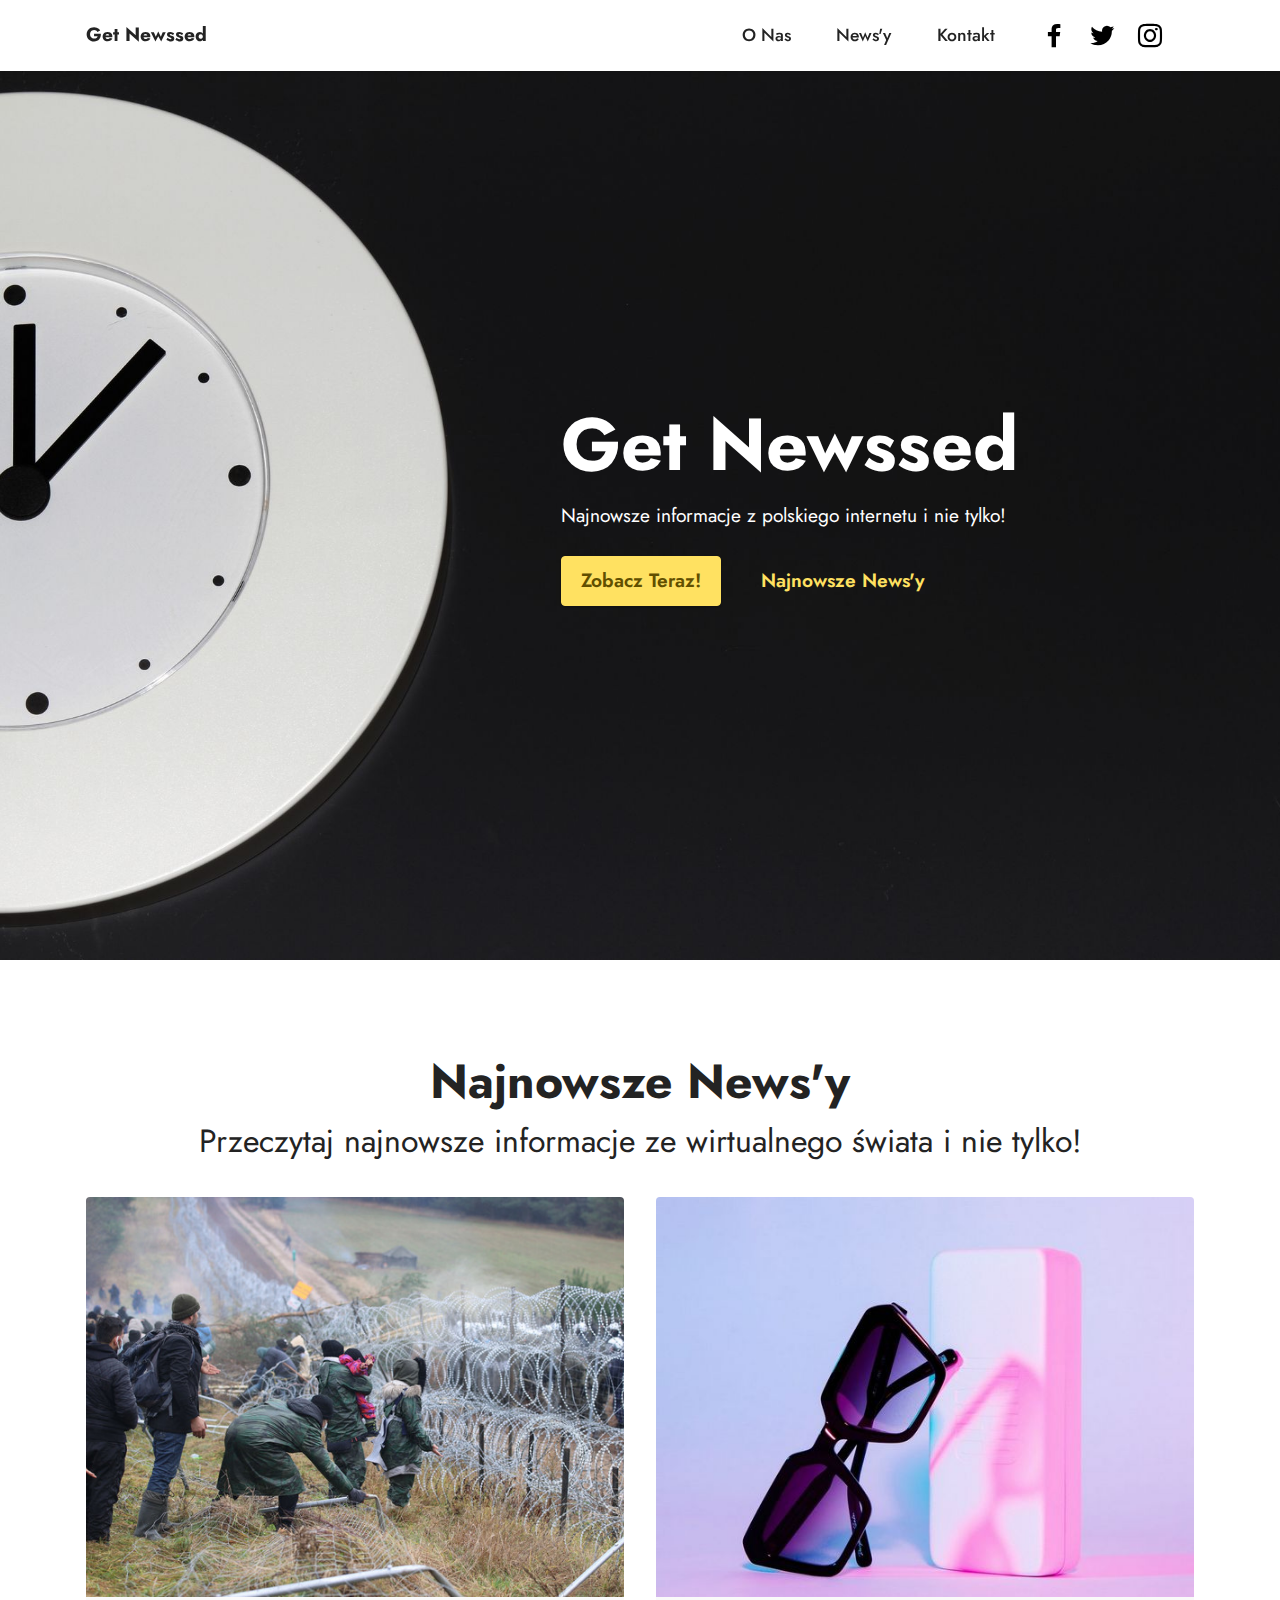
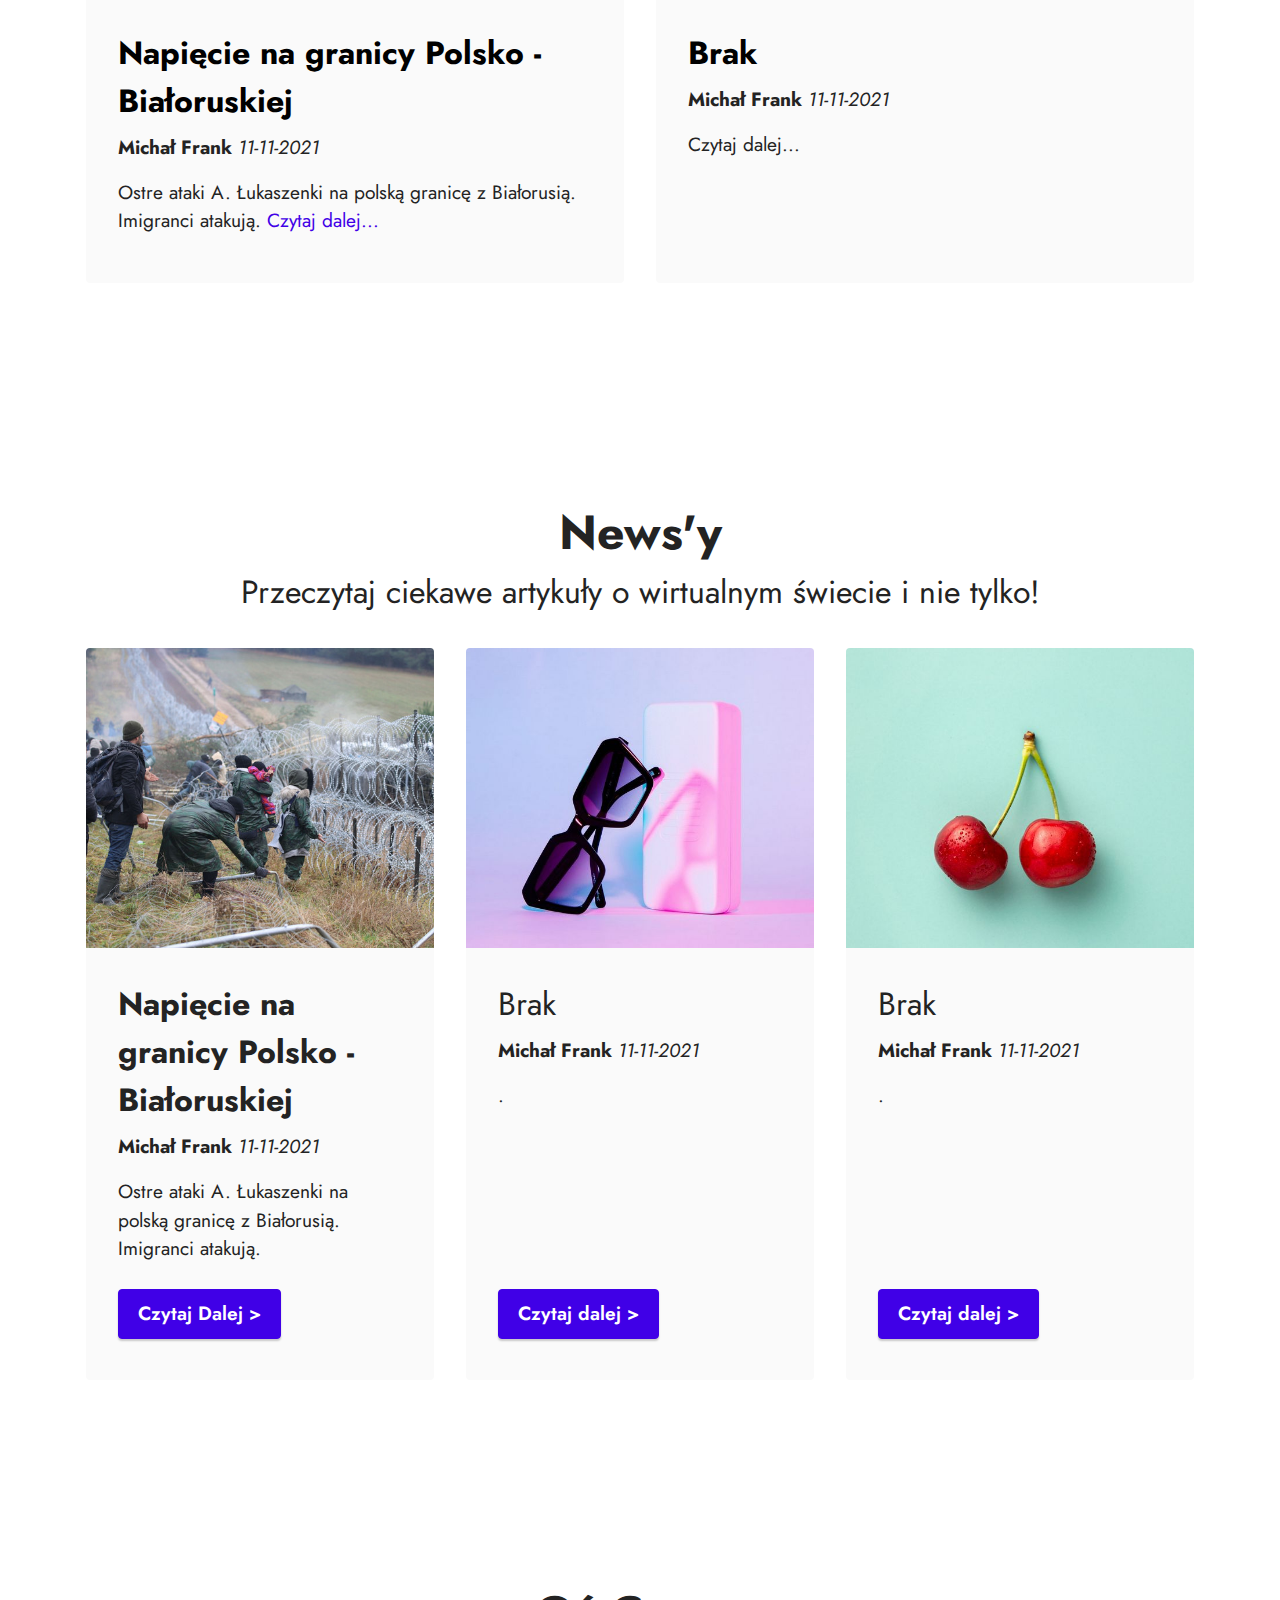
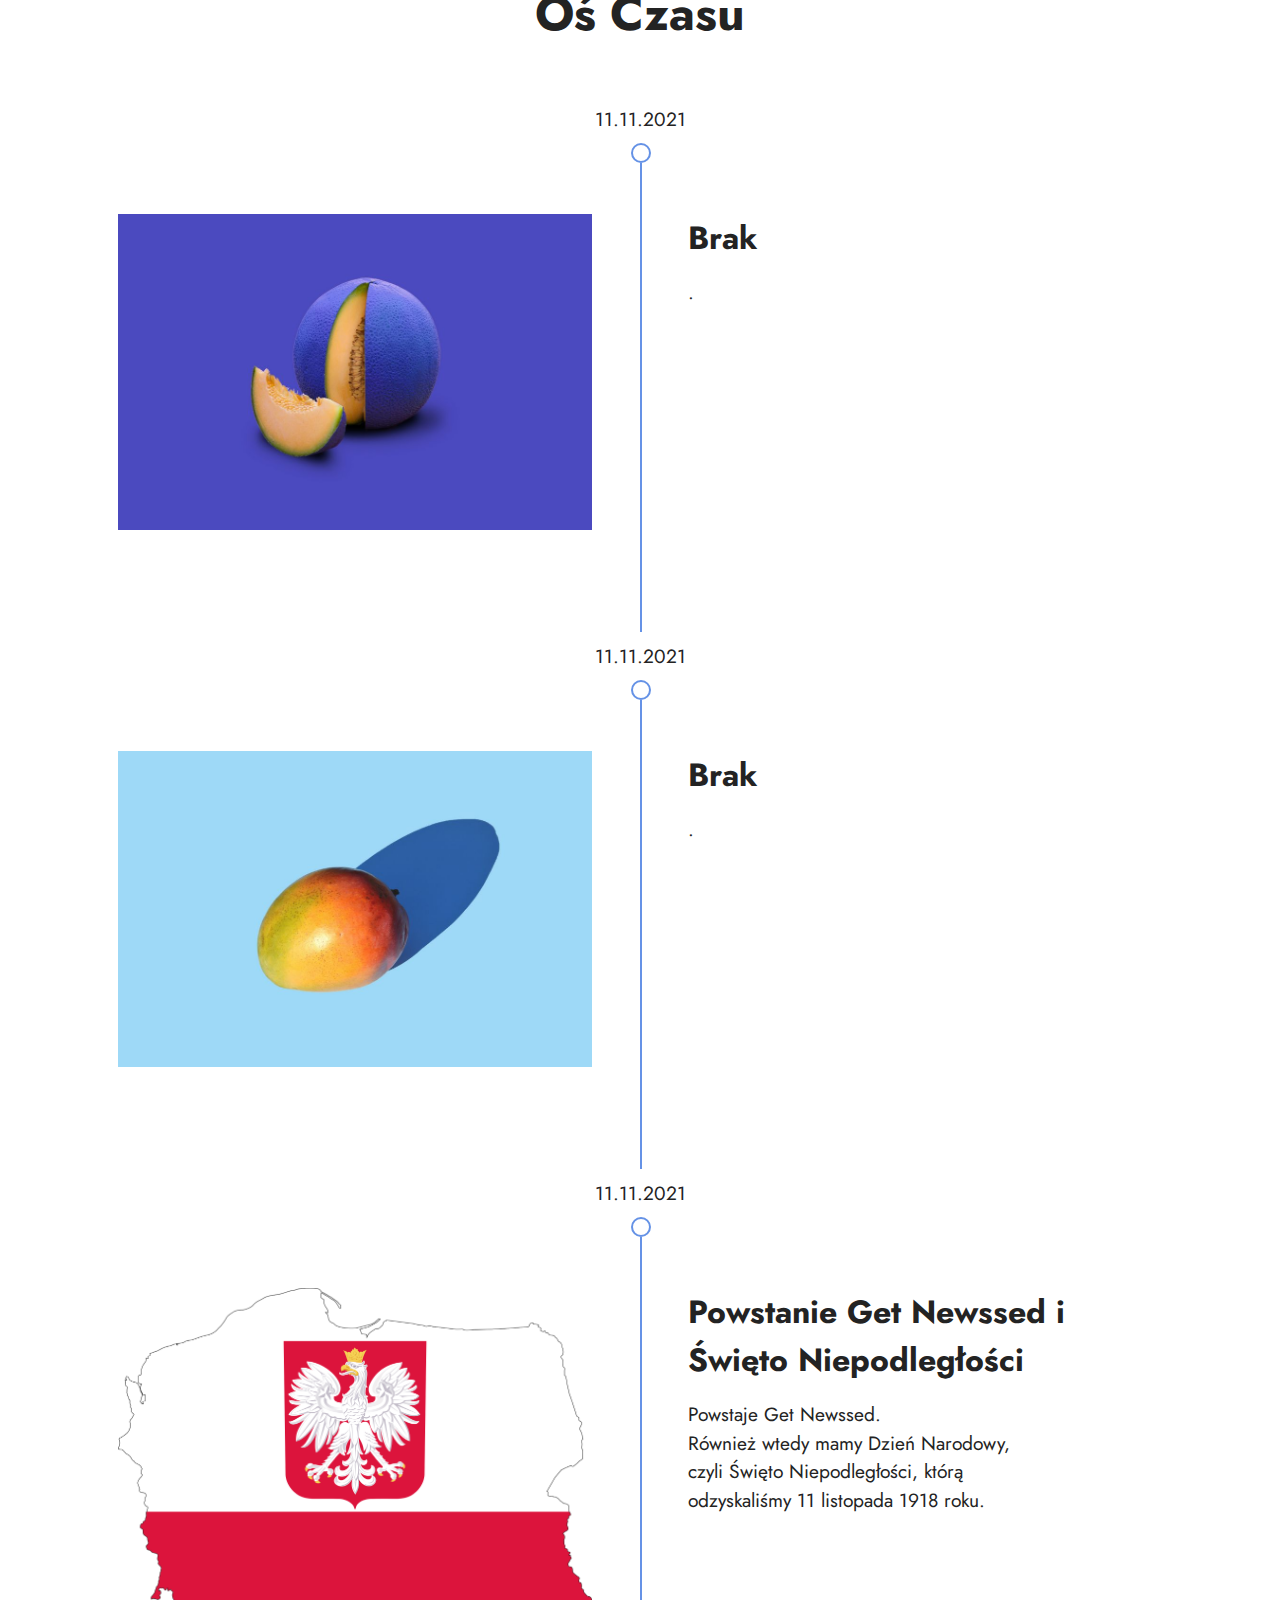
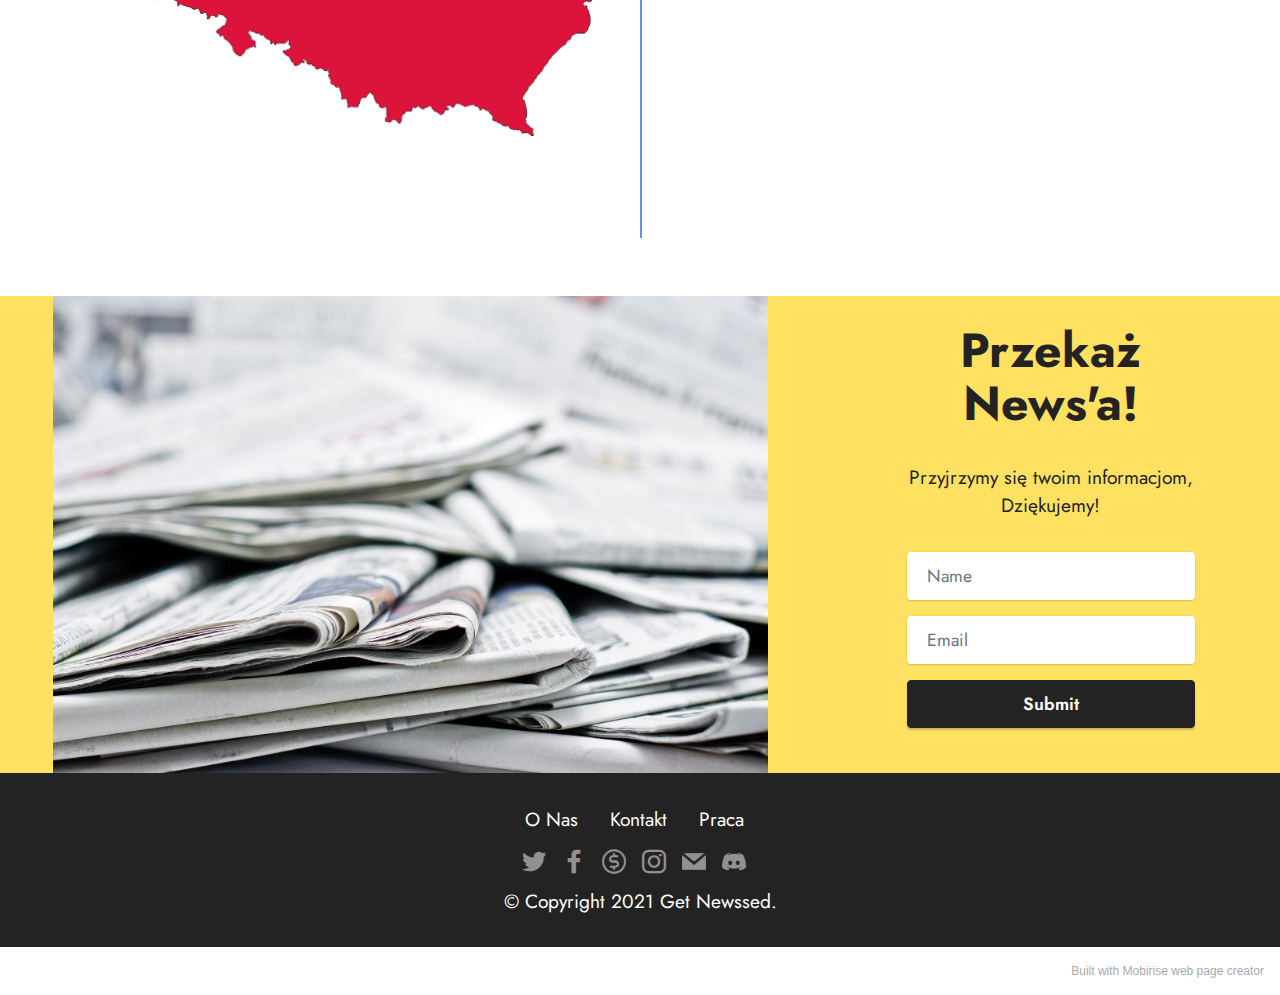
<file: index.html>
<!DOCTYPE html>
<html  >
<head>
  <!-- Site made with Mobirise Website Builder v5.5.0, https://mobirise.com -->
  <meta charset="UTF-8">
  <meta http-equiv="X-UA-Compatible" content="IE=edge">
  <meta name="generator" content="Mobirise v5.5.0, mobirise.com">
  <meta name="viewport" content="width=device-width, initial-scale=1, minimum-scale=1">
  <link rel="shortcut icon" href="assets/images/1304-pepe-thumbsup-1.png" type="image/x-icon">
  <meta name="description" content="">
  
  
  <title>Home</title>
  <link rel="stylesheet" href="assets/web/assets/mobirise-icons2/mobirise2.css">
  <link rel="stylesheet" href="assets/bootstrap/css/bootstrap.min.css">
  <link rel="stylesheet" href="assets/bootstrap/css/bootstrap-grid.min.css">
  <link rel="stylesheet" href="assets/bootstrap/css/bootstrap-reboot.min.css">
  <link rel="stylesheet" href="assets/dropdown/css/style.css">
  <link rel="stylesheet" href="assets/socicon/css/styles.css">
  <link rel="stylesheet" href="assets/theme/css/style.css">
  <link rel="preload" href="https://fonts.googleapis.com/css?family=Jost:100,200,300,400,500,600,700,800,900,100i,200i,300i,400i,500i,600i,700i,800i,900i&display=swap" as="style" onload="this.onload=null;this.rel='stylesheet'">
  <noscript><link rel="stylesheet" href="https://fonts.googleapis.com/css?family=Jost:100,200,300,400,500,600,700,800,900,100i,200i,300i,400i,500i,600i,700i,800i,900i&display=swap"></noscript>
  <link rel="preload" as="style" href="assets/mobirise/css/mbr-additional.css"><link rel="stylesheet" href="assets/mobirise/css/mbr-additional.css" type="text/css">
  
  
  
  
</head>
<body>
  
  <section data-bs-version="5.1" class="menu menu3 cid-sO6QXAlSkV" once="menu" id="menu3-0">
    
    <nav class="navbar navbar-dropdown navbar-fixed-top navbar-expand-lg">
        <div class="container">
            <div class="navbar-brand">
                
                <span class="navbar-caption-wrap"><a class="navbar-caption text-black text-primary display-7" href="index.html">Get Newssed</a></span>
            </div>
            <button class="navbar-toggler" type="button" data-toggle="collapse" data-bs-toggle="collapse" data-target="#navbarSupportedContent" data-bs-target="#navbarSupportedContent" aria-controls="navbarNavAltMarkup" aria-expanded="false" aria-label="Toggle navigation">
                <div class="hamburger">
                    <span></span>
                    <span></span>
                    <span></span>
                    <span></span>
                </div>
            </button>
            <div class="collapse navbar-collapse" id="navbarSupportedContent">
                <ul class="navbar-nav nav-dropdown nav-right" data-app-modern-menu="true"><li class="nav-item"><a class="nav-link link text-black text-primary display-4" href="page2.html">O Nas</a></li>
                    <li class="nav-item"><a class="nav-link link text-black text-primary display-4" href="page3.html">News'y</a></li>
                    <li class="nav-item"><a class="nav-link link text-black text-primary display-4" href="page1.html">Kontakt<br></a>
                    </li></ul>
                <div class="icons-menu">
                    <a class="iconfont-wrapper" href="https://www.facebook.com/Get-Newssed-101401042364555" target="_blank">
                        <span class="p-2 mbr-iconfont socicon-facebook socicon"></span>
                    </a>
                    <a class="iconfont-wrapper" href="https://twitter.com/getnewssed" target="_blank">
                        <span class="p-2 mbr-iconfont socicon-twitter socicon"></span>
                    </a>
                    <a class="iconfont-wrapper" href="http://kiedys-tu-cos-bedzie.pl" target="_blank">
                        <span class="p-2 mbr-iconfont socicon-instagram socicon"></span>
                    </a>
                    
                </div>
                
            </div>
        </div>
    </nav>
</section>

<section data-bs-version="5.1" class="header5 cid-sO6RqjLeAn mbr-fullscreen" id="header5-1">

    

    

    <div class="container">
        <div class="row justify-content-end">
            <div class="col-12 col-lg-7">
                <h1 class="mbr-section-title mbr-fonts-style mbr-white mb-3 display-1"><strong>Get Newssed</strong></h1>
                
                <p class="mbr-text mbr-fonts-style mbr-white display-7">Najnowsze informacje z polskiego internetu i nie tylko!</p>
                <div class="mbr-section-btn mt-3"><a class="btn btn-warning display-7" href="index.html#content2-3">Zobacz Teraz!<br></a>
                    <a class="btn btn-warning-outline display-7" href="index.html#content1-2">Najnowsze News'y<br></a></div>
            </div>
        </div>
    </div>
</section>

<section data-bs-version="5.1" class="content1 cid-sO6RueseQ8" id="content1-2">
    
    
    <div class="container">
        <div class="mbr-section-head">
            <h4 class="mbr-section-title mbr-fonts-style align-center mb-0 display-2"><strong>Najnowsze News'y</strong></h4>
            <h5 class="mbr-section-subtitle mbr-fonts-style align-center mb-0 mt-2 display-5">Przeczytaj najnowsze informacje ze wirtualnego świata i nie tylko!</h5>
        </div>
        <div class="row mt-4">
            <div class="item features-image сol-12 col-md-6 col-lg-6">
                <div class="item-wrapper">
                    <div class="item-img">
                        <img src="assets/images/die-welt-polska-wyswiadcza-ue-przysluge.jpg" alt="" title="">
                    </div>
                    <div class="item-content">
                        <h5 class="item-title mbr-fonts-style display-5"><strong>Napięcie na granicy Polsko - Białoruskiej</strong></h5>
                        <h6 class="item-subtitle mbr-fonts-style mt-1 display-7"><strong>Michał Frank</strong><em>&nbsp;11-11-2021</em></h6>
                        <p class="mbr-text mbr-fonts-style mt-3 display-7">Ostre ataki A. Łukaszenki na polską granicę z Białorusią. Imigranci atakują.&nbsp;<a href="page4.html" class="text-primary">Czytaj dalej...</a></p>
                    </div>
                    
                </div>
            </div>
            <div class="item features-image сol-12 col-md-6 col-lg-6">
                <div class="item-wrapper">
                    <div class="item-img">
                        <img src="assets/images/product4.jpg" alt="" title="">
                    </div>
                    <div class="item-content">
                        <h5 class="item-title mbr-fonts-style display-5"><strong>Brak</strong></h5>
                        <h6 class="item-subtitle mbr-fonts-style mt-1 display-7"><strong>Michał Frank </strong><em>11-11-2021</em></h6>
                        <p class="mbr-text mbr-fonts-style mt-3 display-7">Czytaj dalej...</p>
                    </div>
                    
                </div>
            </div>


        </div>
    </div>
</section>

<section data-bs-version="5.1" class="content2 cid-sO6RyVVwUy" id="content2-3">
    
    
    <div class="container">
        <div class="mbr-section-head">
            <h4 class="mbr-section-title mbr-fonts-style align-center mb-0 display-2"><a href="page3.html" class="text-black"><strong>News'y</strong></a></h4>
            <h5 class="mbr-section-subtitle mbr-fonts-style align-center mb-0 mt-2 display-5">Przeczytaj ciekawe artykuły o wirtualnym świecie i nie tylko!</h5>
        </div>
        <div class="row mt-4">
            <div class="item features-image сol-12 col-md-6 col-lg-4">
                <div class="item-wrapper">
                    <div class="item-img">
                        <img src="assets/images/die-welt-polska-wyswiadcza-ue-przysluge.jpg" alt="" title="">
                    </div>
                    <div class="item-content">
                        <h5 class="item-title mbr-fonts-style display-5"><strong>Napięcie na granicy Polsko - Białoruskiej</strong><br></h5>
                        <h6 class="item-subtitle mbr-fonts-style mt-1 display-7"><strong>Michał Frank</strong><em> 11-11-2021</em></h6>
                        <p class="mbr-text mbr-fonts-style mt-3 display-7">Ostre ataki A. Łukaszenki na polską granicę z Białorusią. Imigranci atakują.</p>
                    </div>
                    <div class="mbr-section-btn item-footer mt-2"><a href="page4.html" class="btn item-btn btn-primary display-7" target="_blank">Czytaj Dalej &gt;</a></div>
                </div>
            </div>
            <div class="item features-image сol-12 col-md-6 col-lg-4">
                <div class="item-wrapper">
                    <div class="item-img">
                        <img src="assets/images/product4.jpg" alt="" title="">
                    </div>
                    <div class="item-content">
                        <h5 class="item-title mbr-fonts-style display-5">Brak</h5>
                        <h6 class="item-subtitle mbr-fonts-style mt-1 display-7"><strong>Michał Frank</strong><em> 11-11-2021</em></h6>
                        <p class="mbr-text mbr-fonts-style mt-3 display-7">.
                        </p>
                    </div>
                    <div class="mbr-section-btn item-footer mt-2"><a href="" class="btn btn-primary item-btn display-7" target="_blank">Czytaj dalej &gt;</a></div>
                </div>
            </div>
            <div class="item features-image сol-12 col-md-6 col-lg-4">
                <div class="item-wrapper">
                    <div class="item-img">
                        <img src="assets/images/product3.jpg" alt="" title="">
                    </div>
                    <div class="item-content">
                        <h5 class="item-title mbr-fonts-style display-5">Brak</h5>
                        <h6 class="item-subtitle mbr-fonts-style mt-1 display-7"><strong>Michał Frank<em> </em></strong><em>11-11-2021</em></h6>
                        <p class="mbr-text mbr-fonts-style mt-3 display-7">.</p>
                    </div>
                    <div class="mbr-section-btn item-footer mt-2"><a href="" class="btn btn-primary item-btn display-7" target="_blank">Czytaj dalej &gt;</a></div>
                </div>
            </div>

        </div>
    </div>
</section>

<section data-bs-version="5.1" class="timeline3 cid-sO6RTnUJY7" id="timeline3-c">
    
    
    <div class="container">
        <div class="mbr-section-head">
            <h3 class="mbr-section-title mbr-fonts-style align-center mb-0 display-2"><strong>Oś Czasu</strong></h3>
            
        </div>
        <div class="timelines-container mt-4">
            <div class="row timeline-element first-separline mb-5">
                <div class="timeline-date col-12">
                    <div class="timeline-date-wrapper">
                        <p class="mbr-timeline-date display-7">11.11.2021</p>
                    </div>
                </div>
                <span class="iconBackground"></span>
                <div class="col-12 col-md-6">
                    <div class="image-wrapper">
                        <img src="assets/images/features1.jpg" alt="Mobirise" title="">
                    </div>
                </div>
                <div class="col-12 col-md-6">
                    <div class="timeline-text-wrapper">
                        <h4 class="mbr-timeline-title mbr-fonts-style mb-0 display-5"><strong>Brak</strong></h4>
                        <p class="mbr-text mbr-fonts-style mt-3 mb-0 display-7">.</p>
                    </div>
                </div>
            </div>
            <div class="row timeline-element first-separline mb-5">
                <div class="timeline-date col-12">
                    <div class="timeline-date-wrapper">
                        <p class="mbr-timeline-date display-7">11.11.2021</p>
                    </div>
                </div>
                <span class="iconBackground"></span>
                <div class="col-12 col-md-6">
                    <div class="image-wrapper">
                        <img src="assets/images/features2.jpg" alt="Mobirise" title="">
                    </div>
                </div>
                <div class="col-12 col-md-6">
                    <div class="timeline-text-wrapper">
                        <h4 class="mbr-timeline-title mbr-fonts-style mb-0 display-5"><strong>Brak</strong></h4>
                        <p class="mbr-text mbr-fonts-style mt-3 mb-0 display-7">.</p>
                    </div>
                </div>
            </div>
            <div class="row timeline-element first-separline mb-5">
                <div class="timeline-date col-12">
                    <div class="timeline-date-wrapper">
                        <p class="mbr-timeline-date display-7">11.11.2021</p>
                    </div>
                </div>
                <span class="iconBackground"></span>
                <div class="col-12 col-md-6">
                    <div class="image-wrapper">
                        <img src="assets/images/mbr-1.png" alt="Mobirise" title="">
                    </div>
                </div>
                <div class="col-12 col-md-6">
                    <div class="timeline-text-wrapper">
                        <h4 class="mbr-timeline-title mbr-fonts-style mb-0 display-5"><strong>Powstanie Get Newssed i Święto Niepodległości</strong></h4>
                        <p class="mbr-text mbr-fonts-style mt-3 mb-0 display-7">Powstaje Get Newssed.<br>Również wtedy mamy Dzień Narodowy,<br>czyli Święto Niepodległości, którą<br>odzyskaliśmy 11 listopada 1918 roku.<br></p>
                    </div>
                </div>
            </div>
            
            
            
            
            
            
            
            
            
        </div>
    </div>
</section>

<section data-bs-version="5.1" class="form3 cid-sO6SdYcKQ5" id="form3-d">

    

    

    <div class="container-fluid">
        <div class="row justify-content-center">
            <div class="col-lg-7 col-12">
                <div class="image-wrapper">
                    <img class="w-100" src="assets/images/409.jpeg" alt="Mobirise">
                </div>
            </div>
            <div class="col-lg-3 offset-lg-1 mbr-form" data-form-type="formoid">
                <form action="https://mobirise.eu/" method="POST" class="mbr-form form-with-styler" data-form-title="Form Name"><input type="hidden" name="email" data-form-email="true" value="a6NFYDbh01ZAFdhScW8ox6toQPbLXcI+b7A4rt+quhzUNlyYw60EstHbcTkISbpmxlQDtuJmBl0CMPM4Xq08q06HEiTSAkTb78I23V+l6d92gu2vPs9qsoO9tT1epGXf">
                    <div class="row">
                        <div hidden="hidden" data-form-alert="" class="alert alert-success col-12">Dziękujemy!</div>
                        <div hidden="hidden" data-form-alert-danger="" class="alert alert-danger col-12">Oops...! some
                            problem!</div>
                    </div>
                    <div class="dragArea row">
                        <div class="col-lg-12 col-md-12 col-sm-12">
                            <h1 class="mbr-section-title mb-4 display-2"><strong>Przekaż News'a!</strong></h1>
                        </div>
                        <div class="col-lg-12 col-md-12 col-sm-12">
                            <p class="mbr-text mbr-fonts-style mb-4 display-7">Przyjrzymy się twoim informacjom, Dziękujemy!</p>
                        </div>
                        <div data-for="name" class="col-lg-12 col-md col-sm-12 form-group mb-3">
                            <input type="text" name="name" placeholder="Name" data-form-field="name" class="form-control" value="" id="name-form3-d">
                        </div>
                        <div class="col-lg-12 col-md col-sm-12 form-group mb-3" data-for="email">
                            <input type="email" name="email" placeholder="Email" data-form-field="email" class="form-control" value="" id="email-form3-d">
                        </div>
                        <div class="col-md-auto col-12 mbr-section-btn">
                            <button type="submit" class="btn btn-black display-4">Submit</button>
                        </div>
                    </div>
                </form>
            </div>
            <div class="offset-lg-1"></div>
        </div>
    </div>
</section>

<section data-bs-version="5.1" class="footer3 cid-sO6SeoWvMl" once="footers" id="footer3-e">

    

    

    <div class="container">
        <div class="media-container-row align-center mbr-white">
            <div class="row row-links">
                <ul class="foot-menu">
                    
                    
                    
                    
                    
                <li class="foot-menu-item mbr-fonts-style display-7">&nbsp;</li><li class="foot-menu-item mbr-fonts-style display-7"><a href="page2.html" class="text-white">O Nas</a></li><li class="foot-menu-item mbr-fonts-style display-7"><a href="page1.html" class="text-white">Kontakt</a></li><li class="foot-menu-item mbr-fonts-style display-7">Praca&nbsp;</li><li class="foot-menu-item mbr-fonts-style display-7">&nbsp;&nbsp;</li></ul>
            </div>
            <div class="row social-row">
                <div class="social-list align-right pb-2">
                    
                    
                    
                    
                    
                    
                <div class="soc-item">
                        <a href="https://twitter.com/getnewssed" target="_blank">
                            <span class="mbr-iconfont mbr-iconfont-social socicon-twitter socicon"></span>
                        </a>
                    </div><div class="soc-item">
                        <a href="https://www.facebook.com/Get-Newssed-101401042364555" target="_blank">
                            <span class="mbr-iconfont mbr-iconfont-social socicon-facebook socicon"></span>
                        </a>
                    </div><div class="soc-item">
                        <a href="https://tipply.pl/u/mikiowski">
                            <span class="mbr-iconfont mbr-iconfont-social mobi-mbri-cash mobi-mbri"></span>
                        </a>
                    </div><div class="soc-item">
                        <a href="https://instagram.com/kiedystucosbedzie_chyba" target="_blank">
                            <span class="mbr-iconfont mbr-iconfont-social socicon-instagram socicon"></span>
                        </a>
                    </div><div class="soc-item">
                        <a href="mailto:getnewssed@gmail.com">
                            <span class="mbr-iconfont mbr-iconfont-social socicon-mail socicon"></span>
                        </a>
                    </div><div class="soc-item">
                        <a href="https://kiedystucosbedzie.com" target="_blank">
                            <span class="mbr-iconfont mbr-iconfont-social socicon-discord socicon"></span>
                        </a>
                    </div></div>
            </div>
            <div class="row row-copirayt">
                <p class="mbr-text mb-0 mbr-fonts-style mbr-white align-center display-7">
                    © Copyright 2021 Get Newssed.<br></p>
            </div>
        </div>
    </div>
</section><section style="background-color: #fff; font-family: -apple-system, BlinkMacSystemFont, 'Segoe UI', 'Roboto', 'Helvetica Neue', Arial, sans-serif; color:#aaa; font-size:12px; padding: 0; align-items: center; display: flex;"><a href="https://mobirise.site/l" style="flex: 1 1; height: 3rem; padding-left: 1rem;"></a><p style="flex: 0 0 auto; margin:0; padding-right:1rem;"><a href="https://mobirise.site/i" style="color:#aaa;">Built with Mobirise</a> web page creator</p></section><script src="assets/bootstrap/js/bootstrap.bundle.min.js"></script>  <script src="assets/smoothscroll/smooth-scroll.js"></script>  <script src="assets/ytplayer/index.js"></script>  <script src="assets/dropdown/js/navbar-dropdown.js"></script>  <script src="assets/theme/js/script.js"></script>  <script src="assets/formoid/formoid.min.js"></script>  
  
  
</body>
</html>
</file>
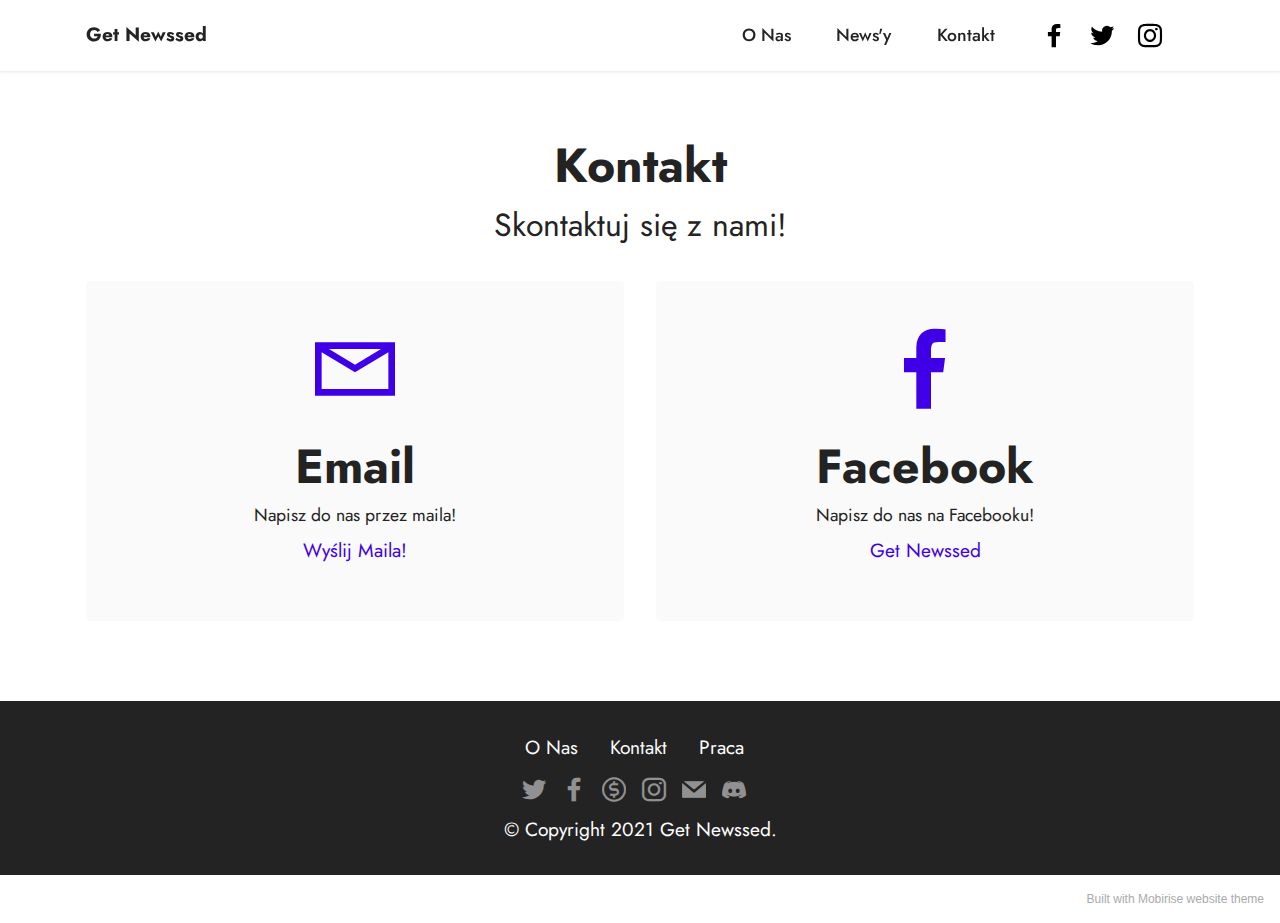
<file: page1.html>
<!DOCTYPE html>
<html  >
<head>
  <!-- Site made with Mobirise Website Builder v5.5.0, https://mobirise.com -->
  <meta charset="UTF-8">
  <meta http-equiv="X-UA-Compatible" content="IE=edge">
  <meta name="generator" content="Mobirise v5.5.0, mobirise.com">
  <meta name="viewport" content="width=device-width, initial-scale=1, minimum-scale=1">
  <link rel="shortcut icon" href="assets/images/1304-pepe-thumbsup-1.png" type="image/x-icon">
  <meta name="description" content="">
  
  
  <title>Kontakt</title>
  <link rel="stylesheet" href="assets/web/assets/mobirise-icons2/mobirise2.css">
  <link rel="stylesheet" href="assets/bootstrap/css/bootstrap.min.css">
  <link rel="stylesheet" href="assets/bootstrap/css/bootstrap-grid.min.css">
  <link rel="stylesheet" href="assets/bootstrap/css/bootstrap-reboot.min.css">
  <link rel="stylesheet" href="assets/dropdown/css/style.css">
  <link rel="stylesheet" href="assets/socicon/css/styles.css">
  <link rel="stylesheet" href="assets/theme/css/style.css">
  <link rel="preload" href="https://fonts.googleapis.com/css?family=Jost:100,200,300,400,500,600,700,800,900,100i,200i,300i,400i,500i,600i,700i,800i,900i&display=swap" as="style" onload="this.onload=null;this.rel='stylesheet'">
  <noscript><link rel="stylesheet" href="https://fonts.googleapis.com/css?family=Jost:100,200,300,400,500,600,700,800,900,100i,200i,300i,400i,500i,600i,700i,800i,900i&display=swap"></noscript>
  <link rel="preload" as="style" href="assets/mobirise/css/mbr-additional.css"><link rel="stylesheet" href="assets/mobirise/css/mbr-additional.css" type="text/css">
  
  
  
  
</head>
<body>
  
  <section data-bs-version="5.1" class="menu menu3 cid-sO6QXAlSkV" once="menu" id="menu3-f">
    
    <nav class="navbar navbar-dropdown navbar-fixed-top navbar-expand-lg">
        <div class="container">
            <div class="navbar-brand">
                
                <span class="navbar-caption-wrap"><a class="navbar-caption text-black text-primary display-7" href="index.html">Get Newssed</a></span>
            </div>
            <button class="navbar-toggler" type="button" data-toggle="collapse" data-bs-toggle="collapse" data-target="#navbarSupportedContent" data-bs-target="#navbarSupportedContent" aria-controls="navbarNavAltMarkup" aria-expanded="false" aria-label="Toggle navigation">
                <div class="hamburger">
                    <span></span>
                    <span></span>
                    <span></span>
                    <span></span>
                </div>
            </button>
            <div class="collapse navbar-collapse" id="navbarSupportedContent">
                <ul class="navbar-nav nav-dropdown nav-right" data-app-modern-menu="true"><li class="nav-item"><a class="nav-link link text-black text-primary display-4" href="page2.html">O Nas</a></li>
                    <li class="nav-item"><a class="nav-link link text-black text-primary display-4" href="page3.html">News'y</a></li>
                    <li class="nav-item"><a class="nav-link link text-black text-primary display-4" href="page1.html">Kontakt<br></a>
                    </li></ul>
                <div class="icons-menu">
                    <a class="iconfont-wrapper" href="https://www.facebook.com/Get-Newssed-101401042364555" target="_blank">
                        <span class="p-2 mbr-iconfont socicon-facebook socicon"></span>
                    </a>
                    <a class="iconfont-wrapper" href="https://twitter.com/getnewssed" target="_blank">
                        <span class="p-2 mbr-iconfont socicon-twitter socicon"></span>
                    </a>
                    <a class="iconfont-wrapper" href="http://kiedys-tu-cos-bedzie.pl" target="_blank">
                        <span class="p-2 mbr-iconfont socicon-instagram socicon"></span>
                    </a>
                    
                </div>
                
            </div>
        </div>
    </nav>
</section>

<section data-bs-version="5.1" class="contacts1 cid-sOnRIJcYNt" id="contacts1-h">

    

    
    <div class="container">
        <div class="mbr-section-head">
            <h3 class="mbr-section-title mbr-fonts-style align-center mb-0 display-2"><strong>Kontakt</strong></h3>
            <h4 class="mbr-section-subtitle mbr-fonts-style align-center mb-0 mt-2 display-5">Skontaktuj się z nami!</h4>
        </div>
        <div class="row justify-content-center mt-4">
            <div class="card col-12 col-lg-6">
                <div class="card-wrapper">
                    <div class="card-box align-center">
                        <div class="image-wrapper">
                            <span class="mbr-iconfont mobi-mbri-letter mobi-mbri"></span>
                        </div>
                        <h4 class="card-title mbr-fonts-style mb-2 display-2"><strong>Email</strong></h4>
                        <p class="mbr-text mbr-fonts-style mb-2 display-4">Napisz do nas przez maila!<br></p>
                        <h5 class="link mbr-fonts-style display-7"><a href="mailto:getnewssed@gmail.com" class="text-primary">Wyślij Maila!</a></h5>
                    </div>
                </div>
            </div>
            <div class="card col-12 col-lg-6">
                <div class="card-wrapper">
                    <div class="card-box align-center">
                        <div class="image-wrapper">
                            <span class="mbr-iconfont socicon-facebook socicon"></span>
                        </div>
                        <h4 class="card-title mbr-fonts-style align-center mb-2 display-2"><strong>Facebook</strong></h4>
                        <p class="mbr-text mbr-fonts-style mb-2 display-4">Napisz do nas na Facebooku!</p>
                        <h5 class="link mbr-black mbr-fonts-style display-7"><a href="https://www.facebook.com/Get-Newssed-101401042364555" class="text-primary">Get Newssed</a></h5>
                    </div>
                </div>
            </div>
        </div>
    </div>
</section>

<section data-bs-version="5.1" class="footer3 cid-sO6SeoWvMl" once="footers" id="footer3-g">

    

    

    <div class="container">
        <div class="media-container-row align-center mbr-white">
            <div class="row row-links">
                <ul class="foot-menu">
                    
                    
                    
                    
                    
                <li class="foot-menu-item mbr-fonts-style display-7">&nbsp;</li><li class="foot-menu-item mbr-fonts-style display-7"><a href="page2.html" class="text-white">O Nas</a></li><li class="foot-menu-item mbr-fonts-style display-7"><a href="page1.html" class="text-white">Kontakt</a></li><li class="foot-menu-item mbr-fonts-style display-7">Praca&nbsp;</li><li class="foot-menu-item mbr-fonts-style display-7">&nbsp;&nbsp;</li></ul>
            </div>
            <div class="row social-row">
                <div class="social-list align-right pb-2">
                    
                    
                    
                    
                    
                    
                <div class="soc-item">
                        <a href="https://twitter.com/getnewssed" target="_blank">
                            <span class="mbr-iconfont mbr-iconfont-social socicon-twitter socicon"></span>
                        </a>
                    </div><div class="soc-item">
                        <a href="https://www.facebook.com/Get-Newssed-101401042364555" target="_blank">
                            <span class="mbr-iconfont mbr-iconfont-social socicon-facebook socicon"></span>
                        </a>
                    </div><div class="soc-item">
                        <a href="https://tipply.pl/u/mikiowski">
                            <span class="mbr-iconfont mbr-iconfont-social mobi-mbri-cash mobi-mbri"></span>
                        </a>
                    </div><div class="soc-item">
                        <a href="https://instagram.com/kiedystucosbedzie_chyba" target="_blank">
                            <span class="mbr-iconfont mbr-iconfont-social socicon-instagram socicon"></span>
                        </a>
                    </div><div class="soc-item">
                        <a href="mailto:getnewssed@gmail.com">
                            <span class="mbr-iconfont mbr-iconfont-social socicon-mail socicon"></span>
                        </a>
                    </div><div class="soc-item">
                        <a href="https://kiedystucosbedzie.com" target="_blank">
                            <span class="mbr-iconfont mbr-iconfont-social socicon-discord socicon"></span>
                        </a>
                    </div></div>
            </div>
            <div class="row row-copirayt">
                <p class="mbr-text mb-0 mbr-fonts-style mbr-white align-center display-7">
                    © Copyright 2021 Get Newssed.<br></p>
            </div>
        </div>
    </div>
</section><section style="background-color: #fff; font-family: -apple-system, BlinkMacSystemFont, 'Segoe UI', 'Roboto', 'Helvetica Neue', Arial, sans-serif; color:#aaa; font-size:12px; padding: 0; align-items: center; display: flex;"><a href="https://mobirise.site/m" style="flex: 1 1; height: 3rem; padding-left: 1rem;"></a><p style="flex: 0 0 auto; margin:0; padding-right:1rem;">Built with <a href="https://mobirise.site/b" style="color:#aaa;">Mobirise</a> website theme</p></section><script src="assets/bootstrap/js/bootstrap.bundle.min.js"></script>  <script src="assets/smoothscroll/smooth-scroll.js"></script>  <script src="assets/ytplayer/index.js"></script>  <script src="assets/dropdown/js/navbar-dropdown.js"></script>  <script src="assets/theme/js/script.js"></script>  
  
  
</body>
</html>
</file>
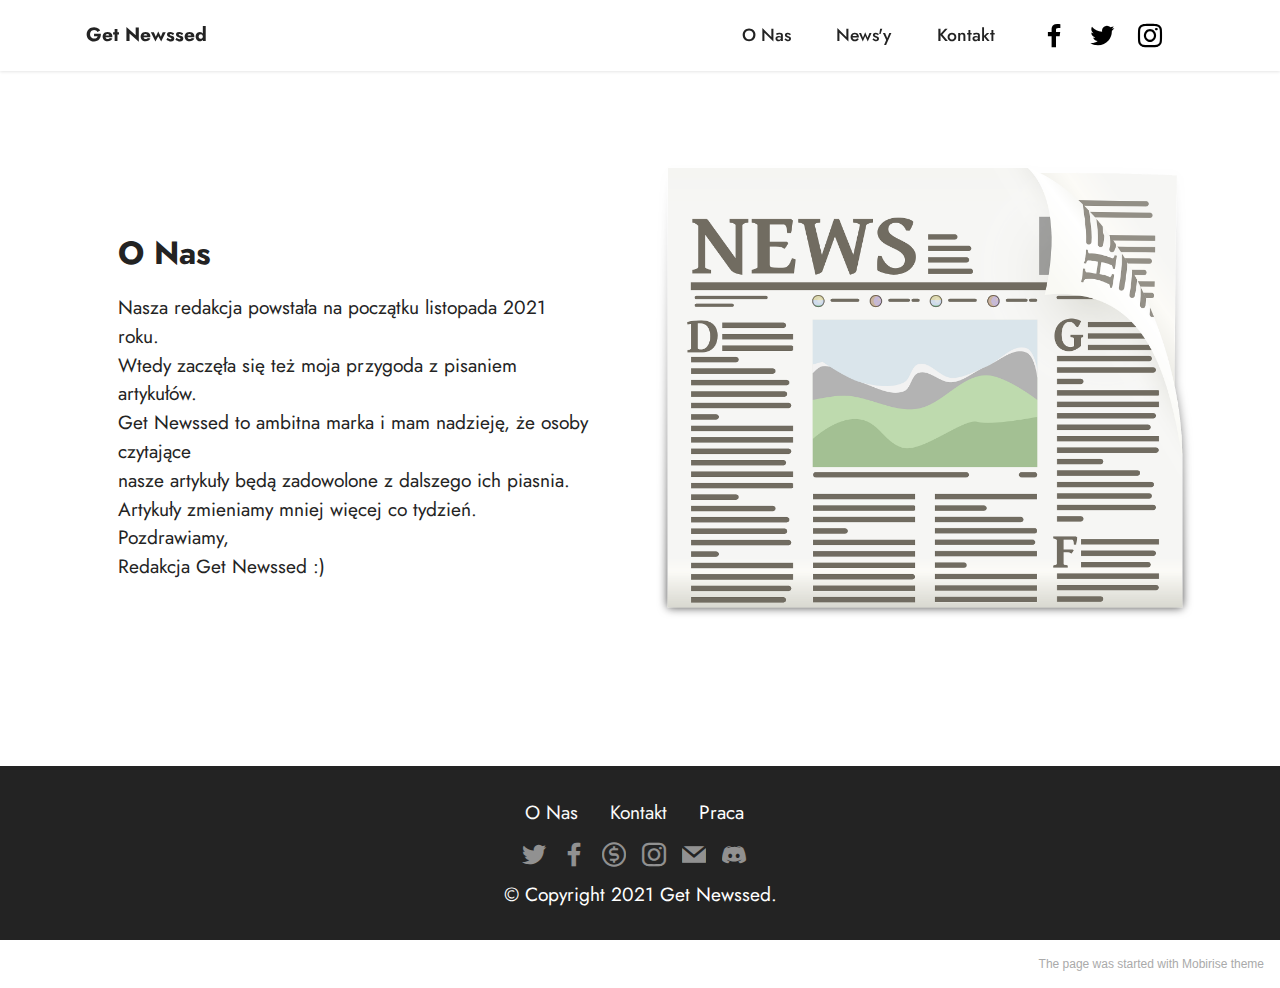
<file: page2.html>
<!DOCTYPE html>
<html  >
<head>
  <!-- Site made with Mobirise Website Builder v5.5.0, https://mobirise.com -->
  <meta charset="UTF-8">
  <meta http-equiv="X-UA-Compatible" content="IE=edge">
  <meta name="generator" content="Mobirise v5.5.0, mobirise.com">
  <meta name="viewport" content="width=device-width, initial-scale=1, minimum-scale=1">
  <link rel="shortcut icon" href="assets/images/1304-pepe-thumbsup-1.png" type="image/x-icon">
  <meta name="description" content="">
  
  
  <title>O Nas</title>
  <link rel="stylesheet" href="assets/web/assets/mobirise-icons2/mobirise2.css">
  <link rel="stylesheet" href="assets/bootstrap/css/bootstrap.min.css">
  <link rel="stylesheet" href="assets/bootstrap/css/bootstrap-grid.min.css">
  <link rel="stylesheet" href="assets/bootstrap/css/bootstrap-reboot.min.css">
  <link rel="stylesheet" href="assets/dropdown/css/style.css">
  <link rel="stylesheet" href="assets/socicon/css/styles.css">
  <link rel="stylesheet" href="assets/theme/css/style.css">
  <link rel="preload" href="https://fonts.googleapis.com/css?family=Jost:100,200,300,400,500,600,700,800,900,100i,200i,300i,400i,500i,600i,700i,800i,900i&display=swap" as="style" onload="this.onload=null;this.rel='stylesheet'">
  <noscript><link rel="stylesheet" href="https://fonts.googleapis.com/css?family=Jost:100,200,300,400,500,600,700,800,900,100i,200i,300i,400i,500i,600i,700i,800i,900i&display=swap"></noscript>
  <link rel="preload" as="style" href="assets/mobirise/css/mbr-additional.css"><link rel="stylesheet" href="assets/mobirise/css/mbr-additional.css" type="text/css">
  
  
  
  
</head>
<body>
  
  <section data-bs-version="5.1" class="menu menu3 cid-sO6QXAlSkV" once="menu" id="menu3-i">
    
    <nav class="navbar navbar-dropdown navbar-fixed-top navbar-expand-lg">
        <div class="container">
            <div class="navbar-brand">
                
                <span class="navbar-caption-wrap"><a class="navbar-caption text-black text-primary display-7" href="index.html">Get Newssed</a></span>
            </div>
            <button class="navbar-toggler" type="button" data-toggle="collapse" data-bs-toggle="collapse" data-target="#navbarSupportedContent" data-bs-target="#navbarSupportedContent" aria-controls="navbarNavAltMarkup" aria-expanded="false" aria-label="Toggle navigation">
                <div class="hamburger">
                    <span></span>
                    <span></span>
                    <span></span>
                    <span></span>
                </div>
            </button>
            <div class="collapse navbar-collapse" id="navbarSupportedContent">
                <ul class="navbar-nav nav-dropdown nav-right" data-app-modern-menu="true"><li class="nav-item"><a class="nav-link link text-black text-primary display-4" href="page2.html">O Nas</a></li>
                    <li class="nav-item"><a class="nav-link link text-black text-primary display-4" href="page3.html">News'y</a></li>
                    <li class="nav-item"><a class="nav-link link text-black text-primary display-4" href="page1.html">Kontakt<br></a>
                    </li></ul>
                <div class="icons-menu">
                    <a class="iconfont-wrapper" href="https://www.facebook.com/Get-Newssed-101401042364555" target="_blank">
                        <span class="p-2 mbr-iconfont socicon-facebook socicon"></span>
                    </a>
                    <a class="iconfont-wrapper" href="https://twitter.com/getnewssed" target="_blank">
                        <span class="p-2 mbr-iconfont socicon-twitter socicon"></span>
                    </a>
                    <a class="iconfont-wrapper" href="http://kiedys-tu-cos-bedzie.pl" target="_blank">
                        <span class="p-2 mbr-iconfont socicon-instagram socicon"></span>
                    </a>
                    
                </div>
                
            </div>
        </div>
    </nav>
</section>

<section data-bs-version="5.1" class="image2 cid-sOnUIyuyli" id="image2-k">
    

    

    <div class="container">
        <div class="row align-items-center">
            <div class="col-12 col-lg-6">
                <div class="image-wrapper">
                    <img src="assets/images/mbr.png" alt="Mobirise">
                    <p class="mbr-description mbr-fonts-style mt-2 align-center display-4">&nbsp;</p>
                </div>
            </div>
            <div class="col-12 col-lg">
                <div class="text-wrapper">
                    <h3 class="mbr-section-title mbr-fonts-style mb-3 display-5"><strong>O Nas</strong></h3>
                    <p class="mbr-text mbr-fonts-style display-7">Nasza redakcja powstała na początku listopada 2021 roku.<br>Wtedy zaczęła się też moja przygoda z pisaniem artykułów.<br>Get Newssed to ambitna marka i mam nadzieję, że osoby czytające<br>nasze artykuły będą zadowolone z dalszego ich piasnia.<br>Artykuły zmieniamy mniej więcej co tydzień.<br>Pozdrawiamy,<br>Redakcja Get Newssed :)</p>
                </div>
            </div>
        </div>
    </div>
</section>

<section data-bs-version="5.1" class="footer3 cid-sO6SeoWvMl" once="footers" id="footer3-j">

    

    

    <div class="container">
        <div class="media-container-row align-center mbr-white">
            <div class="row row-links">
                <ul class="foot-menu">
                    
                    
                    
                    
                    
                <li class="foot-menu-item mbr-fonts-style display-7">&nbsp;</li><li class="foot-menu-item mbr-fonts-style display-7"><a href="page2.html" class="text-white">O Nas</a></li><li class="foot-menu-item mbr-fonts-style display-7"><a href="page1.html" class="text-white">Kontakt</a></li><li class="foot-menu-item mbr-fonts-style display-7">Praca&nbsp;</li><li class="foot-menu-item mbr-fonts-style display-7">&nbsp;&nbsp;</li></ul>
            </div>
            <div class="row social-row">
                <div class="social-list align-right pb-2">
                    
                    
                    
                    
                    
                    
                <div class="soc-item">
                        <a href="https://twitter.com/getnewssed" target="_blank">
                            <span class="mbr-iconfont mbr-iconfont-social socicon-twitter socicon"></span>
                        </a>
                    </div><div class="soc-item">
                        <a href="https://www.facebook.com/Get-Newssed-101401042364555" target="_blank">
                            <span class="mbr-iconfont mbr-iconfont-social socicon-facebook socicon"></span>
                        </a>
                    </div><div class="soc-item">
                        <a href="https://tipply.pl/u/mikiowski">
                            <span class="mbr-iconfont mbr-iconfont-social mobi-mbri-cash mobi-mbri"></span>
                        </a>
                    </div><div class="soc-item">
                        <a href="https://instagram.com/kiedystucosbedzie_chyba" target="_blank">
                            <span class="mbr-iconfont mbr-iconfont-social socicon-instagram socicon"></span>
                        </a>
                    </div><div class="soc-item">
                        <a href="mailto:getnewssed@gmail.com">
                            <span class="mbr-iconfont mbr-iconfont-social socicon-mail socicon"></span>
                        </a>
                    </div><div class="soc-item">
                        <a href="https://kiedystucosbedzie.com" target="_blank">
                            <span class="mbr-iconfont mbr-iconfont-social socicon-discord socicon"></span>
                        </a>
                    </div></div>
            </div>
            <div class="row row-copirayt">
                <p class="mbr-text mb-0 mbr-fonts-style mbr-white align-center display-7">
                    © Copyright 2021 Get Newssed.<br></p>
            </div>
        </div>
    </div>
</section><section style="background-color: #fff; font-family: -apple-system, BlinkMacSystemFont, 'Segoe UI', 'Roboto', 'Helvetica Neue', Arial, sans-serif; color:#aaa; font-size:12px; padding: 0; align-items: center; display: flex;"><a href="https://mobirise.site/l" style="flex: 1 1; height: 3rem; padding-left: 1rem;"></a><p style="flex: 0 0 auto; margin:0; padding-right:1rem;"><a href="https://mobirise.site/r" style="color:#aaa;">The page</a> was started with Mobirise theme</p></section><script src="assets/bootstrap/js/bootstrap.bundle.min.js"></script>  <script src="assets/smoothscroll/smooth-scroll.js"></script>  <script src="assets/ytplayer/index.js"></script>  <script src="assets/dropdown/js/navbar-dropdown.js"></script>  <script src="assets/theme/js/script.js"></script>  
  
  
</body>
</html>
</file>
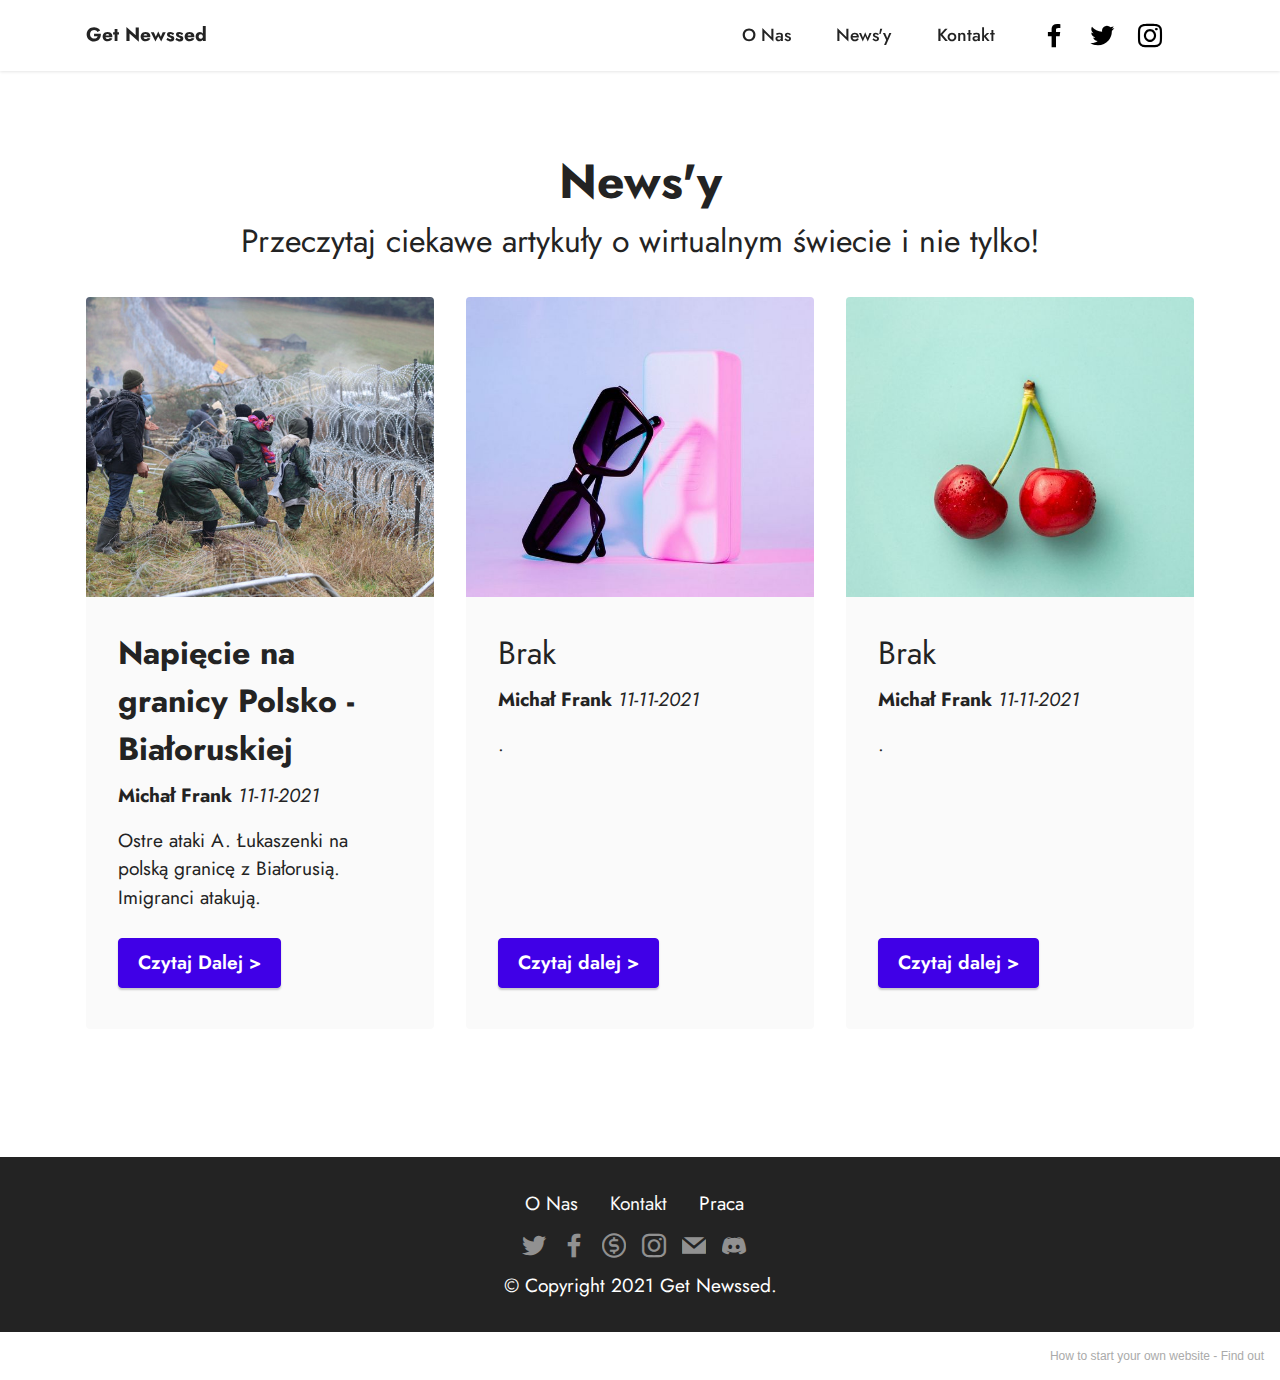
<file: page3.html>
<!DOCTYPE html>
<html  >
<head>
  <!-- Site made with Mobirise Website Builder v5.5.0, https://mobirise.com -->
  <meta charset="UTF-8">
  <meta http-equiv="X-UA-Compatible" content="IE=edge">
  <meta name="generator" content="Mobirise v5.5.0, mobirise.com">
  <meta name="viewport" content="width=device-width, initial-scale=1, minimum-scale=1">
  <link rel="shortcut icon" href="assets/images/1304-pepe-thumbsup-1.png" type="image/x-icon">
  <meta name="description" content="">
  
  
  <title>News'y</title>
  <link rel="stylesheet" href="assets/web/assets/mobirise-icons2/mobirise2.css">
  <link rel="stylesheet" href="assets/bootstrap/css/bootstrap.min.css">
  <link rel="stylesheet" href="assets/bootstrap/css/bootstrap-grid.min.css">
  <link rel="stylesheet" href="assets/bootstrap/css/bootstrap-reboot.min.css">
  <link rel="stylesheet" href="assets/dropdown/css/style.css">
  <link rel="stylesheet" href="assets/socicon/css/styles.css">
  <link rel="stylesheet" href="assets/theme/css/style.css">
  <link rel="preload" href="https://fonts.googleapis.com/css?family=Jost:100,200,300,400,500,600,700,800,900,100i,200i,300i,400i,500i,600i,700i,800i,900i&display=swap" as="style" onload="this.onload=null;this.rel='stylesheet'">
  <noscript><link rel="stylesheet" href="https://fonts.googleapis.com/css?family=Jost:100,200,300,400,500,600,700,800,900,100i,200i,300i,400i,500i,600i,700i,800i,900i&display=swap"></noscript>
  <link rel="preload" as="style" href="assets/mobirise/css/mbr-additional.css"><link rel="stylesheet" href="assets/mobirise/css/mbr-additional.css" type="text/css">
  
  
  
  
</head>
<body>
  
  <section data-bs-version="5.1" class="menu menu3 cid-sO6QXAlSkV" once="menu" id="menu3-l">
    
    <nav class="navbar navbar-dropdown navbar-fixed-top navbar-expand-lg">
        <div class="container">
            <div class="navbar-brand">
                
                <span class="navbar-caption-wrap"><a class="navbar-caption text-black text-primary display-7" href="index.html">Get Newssed</a></span>
            </div>
            <button class="navbar-toggler" type="button" data-toggle="collapse" data-bs-toggle="collapse" data-target="#navbarSupportedContent" data-bs-target="#navbarSupportedContent" aria-controls="navbarNavAltMarkup" aria-expanded="false" aria-label="Toggle navigation">
                <div class="hamburger">
                    <span></span>
                    <span></span>
                    <span></span>
                    <span></span>
                </div>
            </button>
            <div class="collapse navbar-collapse" id="navbarSupportedContent">
                <ul class="navbar-nav nav-dropdown nav-right" data-app-modern-menu="true"><li class="nav-item"><a class="nav-link link text-black text-primary display-4" href="page2.html">O Nas</a></li>
                    <li class="nav-item"><a class="nav-link link text-black text-primary display-4" href="page3.html">News'y</a></li>
                    <li class="nav-item"><a class="nav-link link text-black text-primary display-4" href="page1.html">Kontakt<br></a>
                    </li></ul>
                <div class="icons-menu">
                    <a class="iconfont-wrapper" href="https://www.facebook.com/Get-Newssed-101401042364555" target="_blank">
                        <span class="p-2 mbr-iconfont socicon-facebook socicon"></span>
                    </a>
                    <a class="iconfont-wrapper" href="https://twitter.com/getnewssed" target="_blank">
                        <span class="p-2 mbr-iconfont socicon-twitter socicon"></span>
                    </a>
                    <a class="iconfont-wrapper" href="http://kiedys-tu-cos-bedzie.pl" target="_blank">
                        <span class="p-2 mbr-iconfont socicon-instagram socicon"></span>
                    </a>
                    
                </div>
                
            </div>
        </div>
    </nav>
</section>

<section data-bs-version="5.1" class="content2 cid-sOo35vrfcn" id="content2-1a">
    
    
    <div class="container">
        <div class="mbr-section-head">
            <h4 class="mbr-section-title mbr-fonts-style align-center mb-0 display-2"><a href="page3.html" class="text-black"><strong>News'y</strong></a></h4>
            <h5 class="mbr-section-subtitle mbr-fonts-style align-center mb-0 mt-2 display-5">Przeczytaj ciekawe artykuły o wirtualnym świecie i nie tylko!</h5>
        </div>
        <div class="row mt-4">
            <div class="item features-image сol-12 col-md-6 col-lg-4">
                <div class="item-wrapper">
                    <div class="item-img">
                        <img src="assets/images/die-welt-polska-wyswiadcza-ue-przysluge.jpg" alt="" title="">
                    </div>
                    <div class="item-content">
                        <h5 class="item-title mbr-fonts-style display-5"><strong>Napięcie na granicy Polsko - Białoruskiej</strong><br></h5>
                        <h6 class="item-subtitle mbr-fonts-style mt-1 display-7"><strong>Michał Frank</strong><em> 11-11-2021</em></h6>
                        <p class="mbr-text mbr-fonts-style mt-3 display-7">Ostre ataki A. Łukaszenki na polską granicę z Białorusią. Imigranci atakują.</p>
                    </div>
                    <div class="mbr-section-btn item-footer mt-2"><a href="page4.html" class="btn item-btn btn-primary display-7" target="_blank">Czytaj Dalej &gt;</a></div>
                </div>
            </div>
            <div class="item features-image сol-12 col-md-6 col-lg-4">
                <div class="item-wrapper">
                    <div class="item-img">
                        <img src="assets/images/product4.jpg" alt="" title="">
                    </div>
                    <div class="item-content">
                        <h5 class="item-title mbr-fonts-style display-5">Brak</h5>
                        <h6 class="item-subtitle mbr-fonts-style mt-1 display-7"><strong>Michał Frank</strong><em> 11-11-2021</em></h6>
                        <p class="mbr-text mbr-fonts-style mt-3 display-7">.
                        </p>
                    </div>
                    <div class="mbr-section-btn item-footer mt-2"><a href="page5.html" class="btn btn-primary item-btn display-7" target="_blank">Czytaj dalej &gt;</a></div>
                </div>
            </div>
            <div class="item features-image сol-12 col-md-6 col-lg-4">
                <div class="item-wrapper">
                    <div class="item-img">
                        <img src="assets/images/product3.jpg" alt="" title="">
                    </div>
                    <div class="item-content">
                        <h5 class="item-title mbr-fonts-style display-5">Brak</h5>
                        <h6 class="item-subtitle mbr-fonts-style mt-1 display-7"><strong>Michał Frank<em> </em></strong><em>11-11-2021</em></h6>
                        <p class="mbr-text mbr-fonts-style mt-3 display-7">.</p>
                    </div>
                    <div class="mbr-section-btn item-footer mt-2"><a href="page6.html" class="btn btn-primary item-btn display-7" target="_blank">Czytaj dalej &gt;</a></div>
                </div>
            </div>

        </div>
    </div>
</section>

<section data-bs-version="5.1" class="footer3 cid-sO6SeoWvMl" once="footers" id="footer3-m">

    

    

    <div class="container">
        <div class="media-container-row align-center mbr-white">
            <div class="row row-links">
                <ul class="foot-menu">
                    
                    
                    
                    
                    
                <li class="foot-menu-item mbr-fonts-style display-7">&nbsp;</li><li class="foot-menu-item mbr-fonts-style display-7"><a href="page2.html" class="text-white">O Nas</a></li><li class="foot-menu-item mbr-fonts-style display-7"><a href="page1.html" class="text-white">Kontakt</a></li><li class="foot-menu-item mbr-fonts-style display-7">Praca&nbsp;</li><li class="foot-menu-item mbr-fonts-style display-7">&nbsp;&nbsp;</li></ul>
            </div>
            <div class="row social-row">
                <div class="social-list align-right pb-2">
                    
                    
                    
                    
                    
                    
                <div class="soc-item">
                        <a href="https://twitter.com/getnewssed" target="_blank">
                            <span class="mbr-iconfont mbr-iconfont-social socicon-twitter socicon"></span>
                        </a>
                    </div><div class="soc-item">
                        <a href="https://www.facebook.com/Get-Newssed-101401042364555" target="_blank">
                            <span class="mbr-iconfont mbr-iconfont-social socicon-facebook socicon"></span>
                        </a>
                    </div><div class="soc-item">
                        <a href="https://tipply.pl/u/mikiowski">
                            <span class="mbr-iconfont mbr-iconfont-social mobi-mbri-cash mobi-mbri"></span>
                        </a>
                    </div><div class="soc-item">
                        <a href="https://instagram.com/kiedystucosbedzie_chyba" target="_blank">
                            <span class="mbr-iconfont mbr-iconfont-social socicon-instagram socicon"></span>
                        </a>
                    </div><div class="soc-item">
                        <a href="mailto:getnewssed@gmail.com">
                            <span class="mbr-iconfont mbr-iconfont-social socicon-mail socicon"></span>
                        </a>
                    </div><div class="soc-item">
                        <a href="https://kiedystucosbedzie.com" target="_blank">
                            <span class="mbr-iconfont mbr-iconfont-social socicon-discord socicon"></span>
                        </a>
                    </div></div>
            </div>
            <div class="row row-copirayt">
                <p class="mbr-text mb-0 mbr-fonts-style mbr-white align-center display-7">
                    © Copyright 2021 Get Newssed.<br></p>
            </div>
        </div>
    </div>
</section><section style="background-color: #fff; font-family: -apple-system, BlinkMacSystemFont, 'Segoe UI', 'Roboto', 'Helvetica Neue', Arial, sans-serif; color:#aaa; font-size:12px; padding: 0; align-items: center; display: flex;"><a href="https://mobirise.site/e" style="flex: 1 1; height: 3rem; padding-left: 1rem;"></a><p style="flex: 0 0 auto; margin:0; padding-right:1rem;">How to start your own website - <a href="https://mobirise.site/x" style="color:#aaa;">Find out</a></p></section><script src="assets/bootstrap/js/bootstrap.bundle.min.js"></script>  <script src="assets/smoothscroll/smooth-scroll.js"></script>  <script src="assets/ytplayer/index.js"></script>  <script src="assets/dropdown/js/navbar-dropdown.js"></script>  <script src="assets/theme/js/script.js"></script>  
  
  
</body>
</html>
</file>
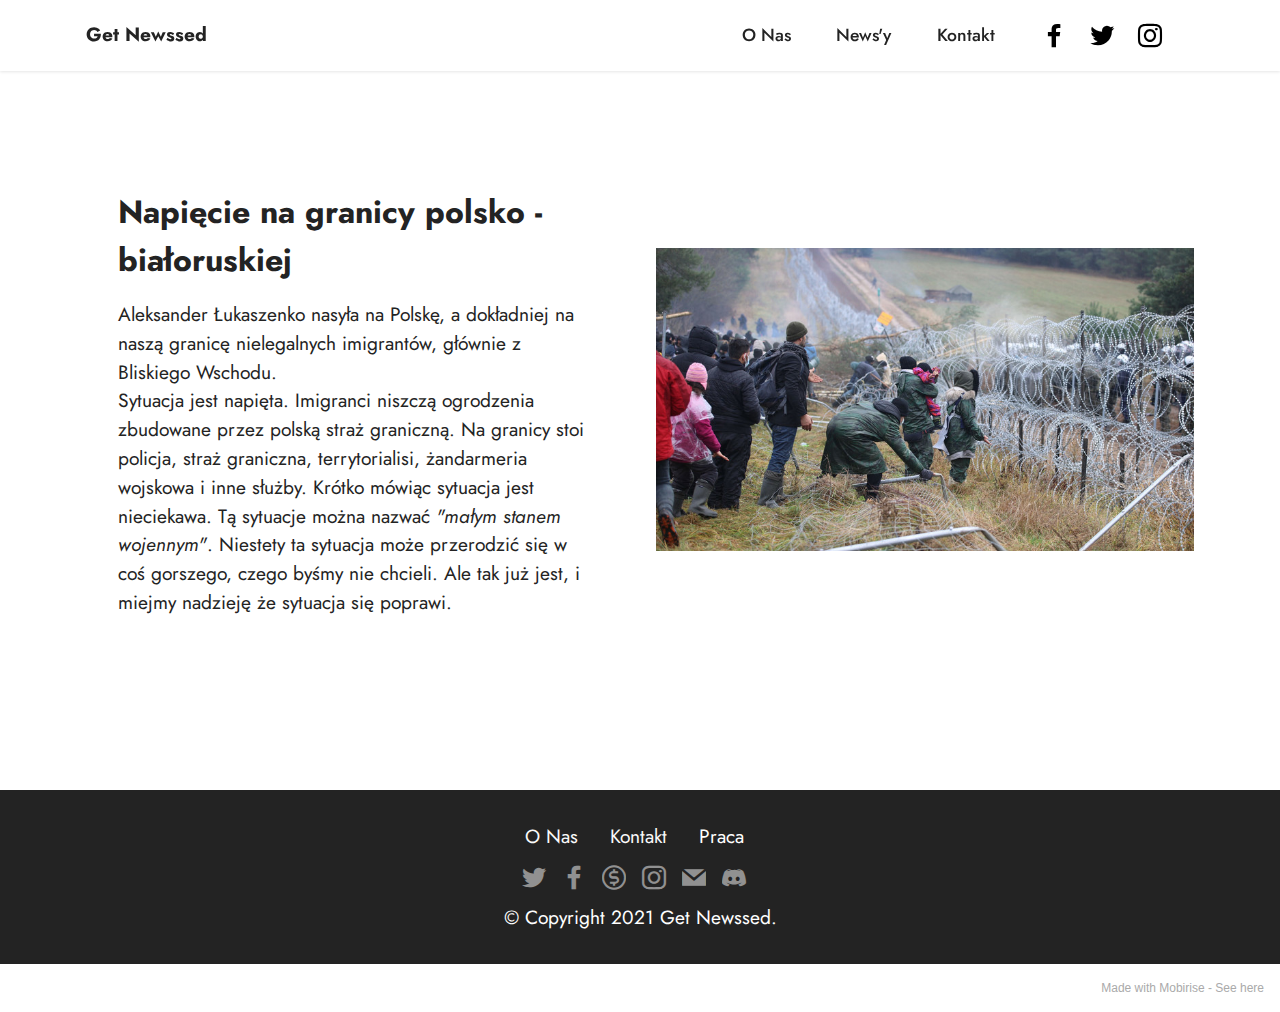
<file: page4.html>
<!DOCTYPE html>
<html  >
<head>
  <!-- Site made with Mobirise Website Builder v5.5.0, https://mobirise.com -->
  <meta charset="UTF-8">
  <meta http-equiv="X-UA-Compatible" content="IE=edge">
  <meta name="generator" content="Mobirise v5.5.0, mobirise.com">
  <meta name="viewport" content="width=device-width, initial-scale=1, minimum-scale=1">
  <link rel="shortcut icon" href="assets/images/1304-pepe-thumbsup-1.png" type="image/x-icon">
  <meta name="description" content="">
  
  
  <title>News 1</title>
  <link rel="stylesheet" href="assets/web/assets/mobirise-icons2/mobirise2.css">
  <link rel="stylesheet" href="assets/bootstrap/css/bootstrap.min.css">
  <link rel="stylesheet" href="assets/bootstrap/css/bootstrap-grid.min.css">
  <link rel="stylesheet" href="assets/bootstrap/css/bootstrap-reboot.min.css">
  <link rel="stylesheet" href="assets/dropdown/css/style.css">
  <link rel="stylesheet" href="assets/socicon/css/styles.css">
  <link rel="stylesheet" href="assets/theme/css/style.css">
  <link rel="preload" href="https://fonts.googleapis.com/css?family=Jost:100,200,300,400,500,600,700,800,900,100i,200i,300i,400i,500i,600i,700i,800i,900i&display=swap" as="style" onload="this.onload=null;this.rel='stylesheet'">
  <noscript><link rel="stylesheet" href="https://fonts.googleapis.com/css?family=Jost:100,200,300,400,500,600,700,800,900,100i,200i,300i,400i,500i,600i,700i,800i,900i&display=swap"></noscript>
  <link rel="preload" as="style" href="assets/mobirise/css/mbr-additional.css"><link rel="stylesheet" href="assets/mobirise/css/mbr-additional.css" type="text/css">
  
  
  
  
</head>
<body>
  
  <section data-bs-version="5.1" class="menu menu3 cid-sO6QXAlSkV" once="menu" id="menu3-n">
    
    <nav class="navbar navbar-dropdown navbar-fixed-top navbar-expand-lg">
        <div class="container">
            <div class="navbar-brand">
                
                <span class="navbar-caption-wrap"><a class="navbar-caption text-black text-primary display-7" href="index.html">Get Newssed</a></span>
            </div>
            <button class="navbar-toggler" type="button" data-toggle="collapse" data-bs-toggle="collapse" data-target="#navbarSupportedContent" data-bs-target="#navbarSupportedContent" aria-controls="navbarNavAltMarkup" aria-expanded="false" aria-label="Toggle navigation">
                <div class="hamburger">
                    <span></span>
                    <span></span>
                    <span></span>
                    <span></span>
                </div>
            </button>
            <div class="collapse navbar-collapse" id="navbarSupportedContent">
                <ul class="navbar-nav nav-dropdown nav-right" data-app-modern-menu="true"><li class="nav-item"><a class="nav-link link text-black text-primary display-4" href="page2.html">O Nas</a></li>
                    <li class="nav-item"><a class="nav-link link text-black text-primary display-4" href="page3.html">News'y</a></li>
                    <li class="nav-item"><a class="nav-link link text-black text-primary display-4" href="page1.html">Kontakt<br></a>
                    </li></ul>
                <div class="icons-menu">
                    <a class="iconfont-wrapper" href="https://www.facebook.com/Get-Newssed-101401042364555" target="_blank">
                        <span class="p-2 mbr-iconfont socicon-facebook socicon"></span>
                    </a>
                    <a class="iconfont-wrapper" href="https://twitter.com/getnewssed" target="_blank">
                        <span class="p-2 mbr-iconfont socicon-twitter socicon"></span>
                    </a>
                    <a class="iconfont-wrapper" href="http://kiedys-tu-cos-bedzie.pl" target="_blank">
                        <span class="p-2 mbr-iconfont socicon-instagram socicon"></span>
                    </a>
                    
                </div>
                
            </div>
        </div>
    </nav>
</section>

<section data-bs-version="5.1" class="image2 cid-sOnZodSf8I" id="image2-x">
    

    

    <div class="container">
        <div class="row align-items-center">
            <div class="col-12 col-lg-6">
                <div class="image-wrapper">
                    <img src="assets/images/die-welt-polska-wyswiadcza-ue-przysluge.jpg" alt="Mobirise">
                    <p class="mbr-description mbr-fonts-style mt-2 align-center display-4">&nbsp;</p>
                </div>
            </div>
            <div class="col-12 col-lg">
                <div class="text-wrapper">
                    <h3 class="mbr-section-title mbr-fonts-style mb-3 display-5"><strong>Napięcie na granicy polsko - białoruskiej</strong></h3>
                    <p class="mbr-text mbr-fonts-style display-7">Aleksander Łukaszenko nasyła na Polskę, a dokładniej na naszą granicę nielegalnych imigrantów, głównie z Bliskiego Wschodu.<br>Sytuacja jest napięta. Imigranci niszczą ogrodzenia zbudowane przez polską straż graniczną. Na granicy stoi policja, straż graniczna, terrytorialisi, żandarmeria wojskowa i inne służby. Krótko mówiąc sytuacja jest nieciekawa. Tą sytuacje można nazwać <em>"małym stanem wojennym"</em>. Niestety ta sytuacja może przerodzić się w coś gorszego, czego byśmy nie chcieli. Ale tak już jest, i miejmy nadzieję że sytuacja się poprawi.<br><br></p>
                </div>
            </div>
        </div>
    </div>
</section>

<section data-bs-version="5.1" class="footer3 cid-sO6SeoWvMl" once="footers" id="footer3-o">

    

    

    <div class="container">
        <div class="media-container-row align-center mbr-white">
            <div class="row row-links">
                <ul class="foot-menu">
                    
                    
                    
                    
                    
                <li class="foot-menu-item mbr-fonts-style display-7">&nbsp;</li><li class="foot-menu-item mbr-fonts-style display-7"><a href="page2.html" class="text-white">O Nas</a></li><li class="foot-menu-item mbr-fonts-style display-7"><a href="page1.html" class="text-white">Kontakt</a></li><li class="foot-menu-item mbr-fonts-style display-7">Praca&nbsp;</li><li class="foot-menu-item mbr-fonts-style display-7">&nbsp;&nbsp;</li></ul>
            </div>
            <div class="row social-row">
                <div class="social-list align-right pb-2">
                    
                    
                    
                    
                    
                    
                <div class="soc-item">
                        <a href="https://twitter.com/getnewssed" target="_blank">
                            <span class="mbr-iconfont mbr-iconfont-social socicon-twitter socicon"></span>
                        </a>
                    </div><div class="soc-item">
                        <a href="https://www.facebook.com/Get-Newssed-101401042364555" target="_blank">
                            <span class="mbr-iconfont mbr-iconfont-social socicon-facebook socicon"></span>
                        </a>
                    </div><div class="soc-item">
                        <a href="https://tipply.pl/u/mikiowski">
                            <span class="mbr-iconfont mbr-iconfont-social mobi-mbri-cash mobi-mbri"></span>
                        </a>
                    </div><div class="soc-item">
                        <a href="https://instagram.com/kiedystucosbedzie_chyba" target="_blank">
                            <span class="mbr-iconfont mbr-iconfont-social socicon-instagram socicon"></span>
                        </a>
                    </div><div class="soc-item">
                        <a href="mailto:getnewssed@gmail.com">
                            <span class="mbr-iconfont mbr-iconfont-social socicon-mail socicon"></span>
                        </a>
                    </div><div class="soc-item">
                        <a href="https://kiedystucosbedzie.com" target="_blank">
                            <span class="mbr-iconfont mbr-iconfont-social socicon-discord socicon"></span>
                        </a>
                    </div></div>
            </div>
            <div class="row row-copirayt">
                <p class="mbr-text mb-0 mbr-fonts-style mbr-white align-center display-7">
                    © Copyright 2021 Get Newssed.<br></p>
            </div>
        </div>
    </div>
</section><section style="background-color: #fff; font-family: -apple-system, BlinkMacSystemFont, 'Segoe UI', 'Roboto', 'Helvetica Neue', Arial, sans-serif; color:#aaa; font-size:12px; padding: 0; align-items: center; display: flex;"><a href="https://mobirise.site/c" style="flex: 1 1; height: 3rem; padding-left: 1rem;"></a><p style="flex: 0 0 auto; margin:0; padding-right:1rem;">Made with Mobirise - <a href="https://mobirise.site/m" style="color:#aaa;">See here</a></p></section><script src="assets/bootstrap/js/bootstrap.bundle.min.js"></script>  <script src="assets/smoothscroll/smooth-scroll.js"></script>  <script src="assets/ytplayer/index.js"></script>  <script src="assets/dropdown/js/navbar-dropdown.js"></script>  <script src="assets/theme/js/script.js"></script>  
  
  
</body>
</html>
</file>
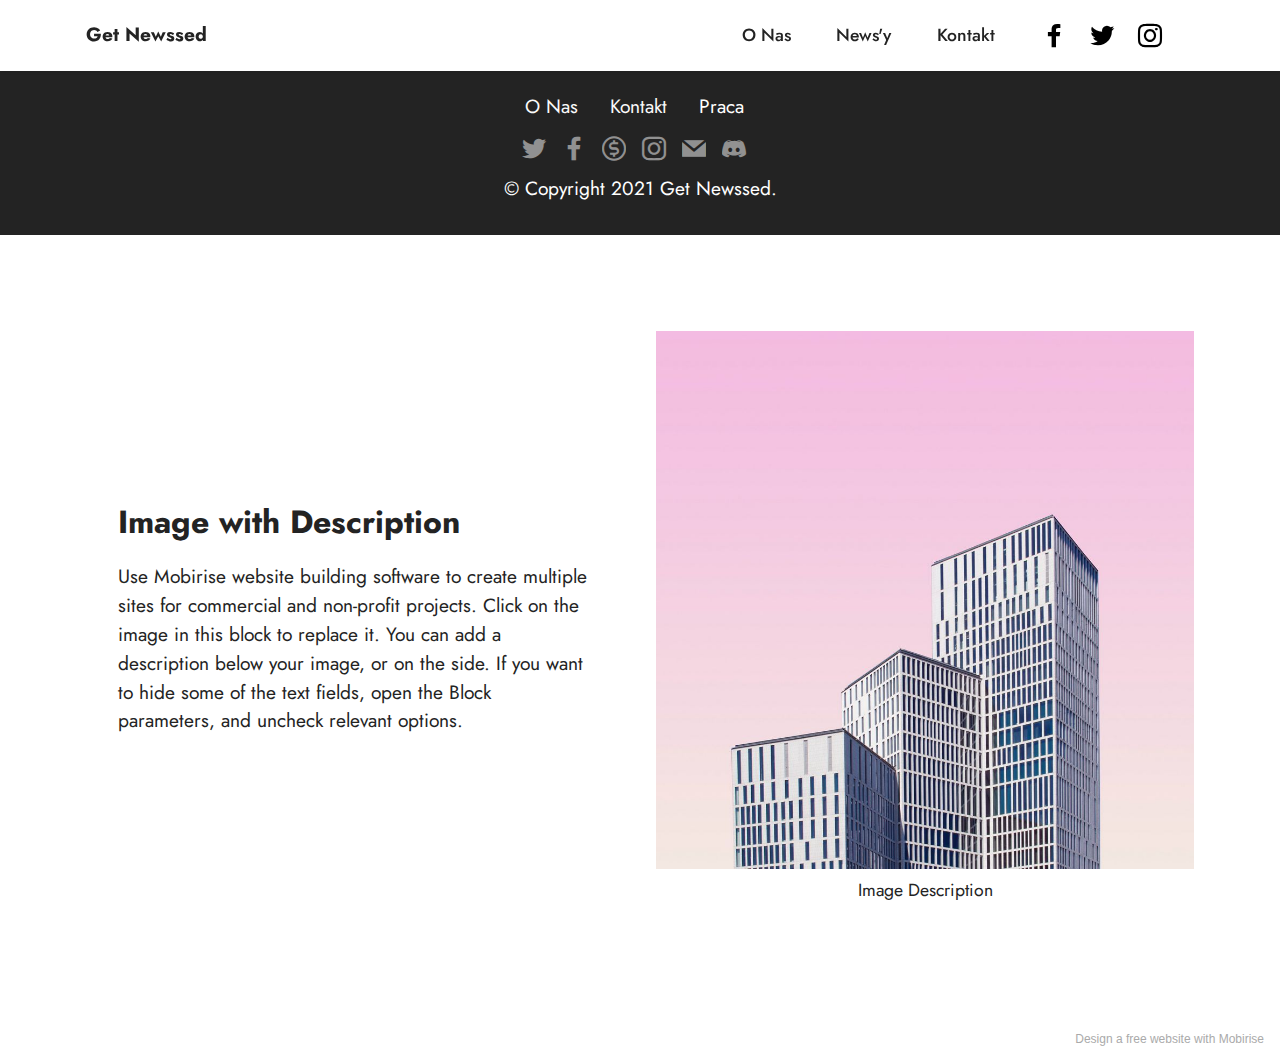
<file: page5.html>
<!DOCTYPE html>
<html  >
<head>
  <!-- Site made with Mobirise Website Builder v5.5.0, https://mobirise.com -->
  <meta charset="UTF-8">
  <meta http-equiv="X-UA-Compatible" content="IE=edge">
  <meta name="generator" content="Mobirise v5.5.0, mobirise.com">
  <meta name="viewport" content="width=device-width, initial-scale=1, minimum-scale=1">
  <link rel="shortcut icon" href="assets/images/1304-pepe-thumbsup-1.png" type="image/x-icon">
  <meta name="description" content="">
  
  
  <title>News 2</title>
  <link rel="stylesheet" href="assets/web/assets/mobirise-icons2/mobirise2.css">
  <link rel="stylesheet" href="assets/bootstrap/css/bootstrap.min.css">
  <link rel="stylesheet" href="assets/bootstrap/css/bootstrap-grid.min.css">
  <link rel="stylesheet" href="assets/bootstrap/css/bootstrap-reboot.min.css">
  <link rel="stylesheet" href="assets/dropdown/css/style.css">
  <link rel="stylesheet" href="assets/socicon/css/styles.css">
  <link rel="stylesheet" href="assets/theme/css/style.css">
  <link rel="preload" href="https://fonts.googleapis.com/css?family=Jost:100,200,300,400,500,600,700,800,900,100i,200i,300i,400i,500i,600i,700i,800i,900i&display=swap" as="style" onload="this.onload=null;this.rel='stylesheet'">
  <noscript><link rel="stylesheet" href="https://fonts.googleapis.com/css?family=Jost:100,200,300,400,500,600,700,800,900,100i,200i,300i,400i,500i,600i,700i,800i,900i&display=swap"></noscript>
  <link rel="preload" as="style" href="assets/mobirise/css/mbr-additional.css"><link rel="stylesheet" href="assets/mobirise/css/mbr-additional.css" type="text/css">
  
  
  
  
</head>
<body>
  
  <section data-bs-version="5.1" class="menu menu3 cid-sOnZwjYLR3" once="menu" id="menu3-y">
    
    <nav class="navbar navbar-dropdown navbar-fixed-top navbar-expand-lg">
        <div class="container">
            <div class="navbar-brand">
                
                <span class="navbar-caption-wrap"><a class="navbar-caption text-black text-primary display-7" href="index.html">Get Newssed</a></span>
            </div>
            <button class="navbar-toggler" type="button" data-toggle="collapse" data-bs-toggle="collapse" data-target="#navbarSupportedContent" data-bs-target="#navbarSupportedContent" aria-controls="navbarNavAltMarkup" aria-expanded="false" aria-label="Toggle navigation">
                <div class="hamburger">
                    <span></span>
                    <span></span>
                    <span></span>
                    <span></span>
                </div>
            </button>
            <div class="collapse navbar-collapse" id="navbarSupportedContent">
                <ul class="navbar-nav nav-dropdown nav-right" data-app-modern-menu="true"><li class="nav-item"><a class="nav-link link text-black text-primary display-4" href="page2.html">O Nas</a></li>
                    <li class="nav-item"><a class="nav-link link text-black text-primary display-4" href="page3.html">News'y</a></li>
                    <li class="nav-item"><a class="nav-link link text-black text-primary display-4" href="page1.html">Kontakt<br></a>
                    </li></ul>
                <div class="icons-menu">
                    <a class="iconfont-wrapper" href="https://www.facebook.com/Get-Newssed-101401042364555" target="_blank">
                        <span class="p-2 mbr-iconfont socicon-facebook socicon"></span>
                    </a>
                    <a class="iconfont-wrapper" href="https://twitter.com/getnewssed" target="_blank">
                        <span class="p-2 mbr-iconfont socicon-twitter socicon"></span>
                    </a>
                    <a class="iconfont-wrapper" href="http://kiedys-tu-cos-bedzie.pl" target="_blank">
                        <span class="p-2 mbr-iconfont socicon-instagram socicon"></span>
                    </a>
                    
                </div>
                
            </div>
        </div>
    </nav>
</section>

<section data-bs-version="5.1" class="footer3 cid-sOnZwkxtkI" once="footers" id="footer3-z">

    

    

    <div class="container">
        <div class="media-container-row align-center mbr-white">
            <div class="row row-links">
                <ul class="foot-menu">
                    
                    
                    
                    
                    
                <li class="foot-menu-item mbr-fonts-style display-7">&nbsp;</li><li class="foot-menu-item mbr-fonts-style display-7"><a href="page2.html" class="text-white">O Nas</a></li><li class="foot-menu-item mbr-fonts-style display-7"><a href="page1.html" class="text-white">Kontakt</a></li><li class="foot-menu-item mbr-fonts-style display-7">Praca&nbsp;</li><li class="foot-menu-item mbr-fonts-style display-7">&nbsp;&nbsp;</li></ul>
            </div>
            <div class="row social-row">
                <div class="social-list align-right pb-2">
                    
                    
                    
                    
                    
                    
                <div class="soc-item">
                        <a href="https://twitter.com/getnewssed" target="_blank">
                            <span class="mbr-iconfont mbr-iconfont-social socicon-twitter socicon"></span>
                        </a>
                    </div><div class="soc-item">
                        <a href="https://www.facebook.com/Get-Newssed-101401042364555" target="_blank">
                            <span class="mbr-iconfont mbr-iconfont-social socicon-facebook socicon"></span>
                        </a>
                    </div><div class="soc-item">
                        <a href="https://tipply.pl/u/mikiowski">
                            <span class="mbr-iconfont mbr-iconfont-social mobi-mbri-cash mobi-mbri"></span>
                        </a>
                    </div><div class="soc-item">
                        <a href="https://instagram.com/kiedystucosbedzie_chyba" target="_blank">
                            <span class="mbr-iconfont mbr-iconfont-social socicon-instagram socicon"></span>
                        </a>
                    </div><div class="soc-item">
                        <a href="mailto:getnewssed@gmail.com">
                            <span class="mbr-iconfont mbr-iconfont-social socicon-mail socicon"></span>
                        </a>
                    </div><div class="soc-item">
                        <a href="https://kiedystucosbedzie.com" target="_blank">
                            <span class="mbr-iconfont mbr-iconfont-social socicon-discord socicon"></span>
                        </a>
                    </div></div>
            </div>
            <div class="row row-copirayt">
                <p class="mbr-text mb-0 mbr-fonts-style mbr-white align-center display-7">
                    © Copyright 2021 Get Newssed.<br></p>
            </div>
        </div>
    </div>
</section>

<section data-bs-version="5.1" class="image2 cid-sOnZwlfMox" id="image2-10">
    

    

    <div class="container">
        <div class="row align-items-center">
            <div class="col-12 col-lg-6">
                <div class="image-wrapper">
                    <img src="assets/images/5.jpg" alt="Mobirise">
                    <p class="mbr-description mbr-fonts-style mt-2 align-center display-4">
                        Image Description</p>
                </div>
            </div>
            <div class="col-12 col-lg">
                <div class="text-wrapper">
                    <h3 class="mbr-section-title mbr-fonts-style mb-3 display-5">
                        <strong>Image with Description</strong></h3>
                    <p class="mbr-text mbr-fonts-style display-7">
                        Use Mobirise website building software to create multiple sites for commercial and non-profit projects. Click on the image in this block to replace it. You can add a description below your image, or on the side. If you want to hide some of the text fields, open the Block parameters, and uncheck relevant options.</p>
                </div>
            </div>
        </div>
    </div>
</section><section style="background-color: #fff; font-family: -apple-system, BlinkMacSystemFont, 'Segoe UI', 'Roboto', 'Helvetica Neue', Arial, sans-serif; color:#aaa; font-size:12px; padding: 0; align-items: center; display: flex;"><a href="https://mobirise.site/p" style="flex: 1 1; height: 3rem; padding-left: 1rem;"></a><p style="flex: 0 0 auto; margin:0; padding-right:1rem;">Design a free website with <a href="https://mobirise.site/z" style="color:#aaa;">Mobirise</a></p></section><script src="assets/bootstrap/js/bootstrap.bundle.min.js"></script>  <script src="assets/smoothscroll/smooth-scroll.js"></script>  <script src="assets/ytplayer/index.js"></script>  <script src="assets/dropdown/js/navbar-dropdown.js"></script>  <script src="assets/theme/js/script.js"></script>  
  
  
</body>
</html>
</file>
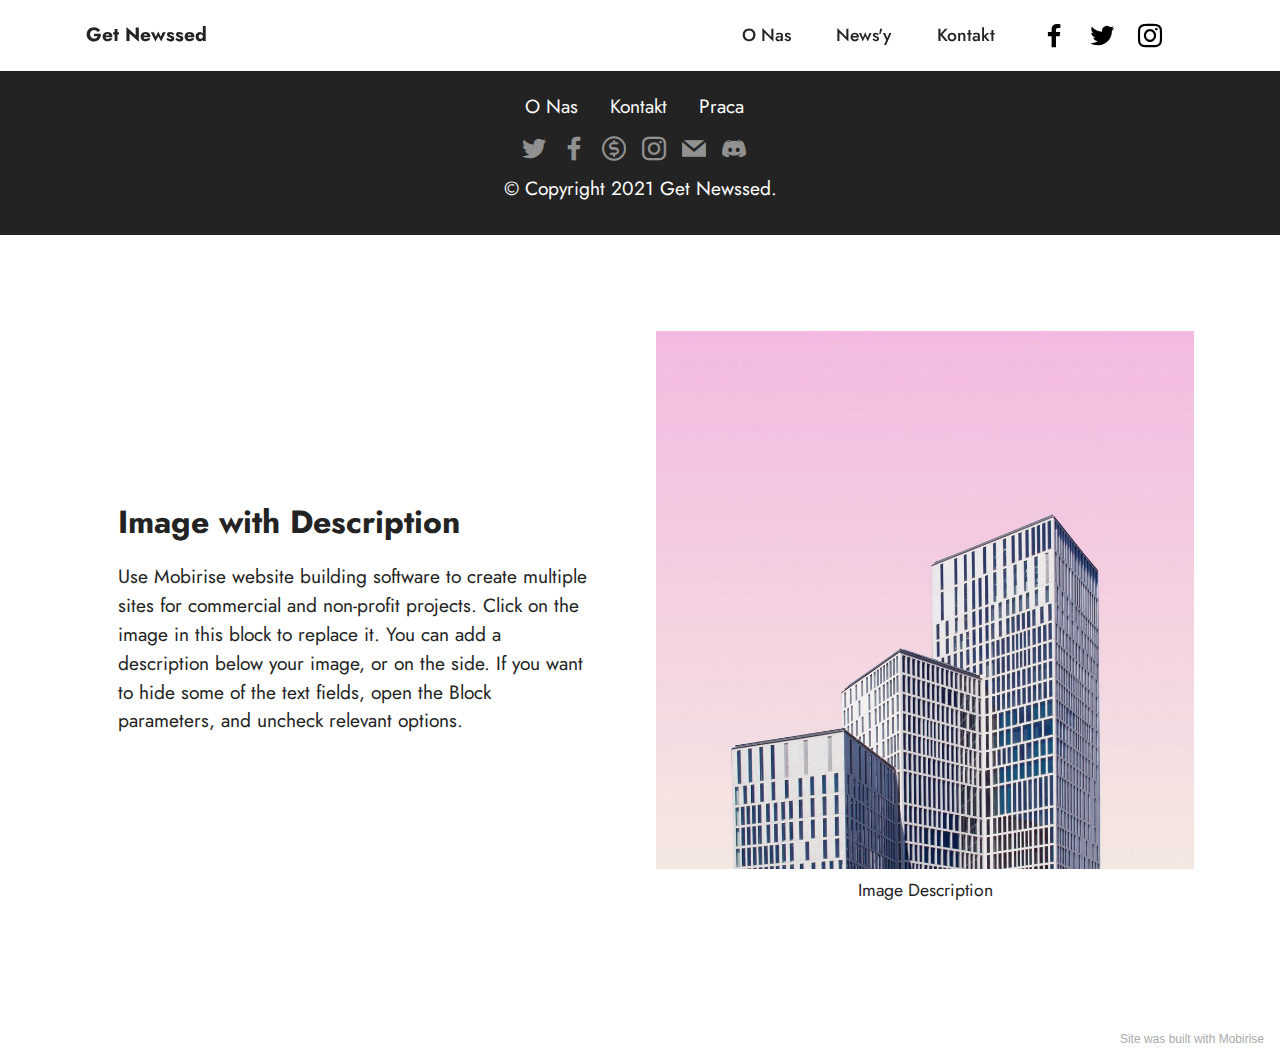
<file: page6.html>
<!DOCTYPE html>
<html  >
<head>
  <!-- Site made with Mobirise Website Builder v5.5.0, https://mobirise.com -->
  <meta charset="UTF-8">
  <meta http-equiv="X-UA-Compatible" content="IE=edge">
  <meta name="generator" content="Mobirise v5.5.0, mobirise.com">
  <meta name="viewport" content="width=device-width, initial-scale=1, minimum-scale=1">
  <link rel="shortcut icon" href="assets/images/1304-pepe-thumbsup-1.png" type="image/x-icon">
  <meta name="description" content="">
  
  
  <title>News 3</title>
  <link rel="stylesheet" href="assets/web/assets/mobirise-icons2/mobirise2.css">
  <link rel="stylesheet" href="assets/bootstrap/css/bootstrap.min.css">
  <link rel="stylesheet" href="assets/bootstrap/css/bootstrap-grid.min.css">
  <link rel="stylesheet" href="assets/bootstrap/css/bootstrap-reboot.min.css">
  <link rel="stylesheet" href="assets/dropdown/css/style.css">
  <link rel="stylesheet" href="assets/socicon/css/styles.css">
  <link rel="stylesheet" href="assets/theme/css/style.css">
  <link rel="preload" href="https://fonts.googleapis.com/css?family=Jost:100,200,300,400,500,600,700,800,900,100i,200i,300i,400i,500i,600i,700i,800i,900i&display=swap" as="style" onload="this.onload=null;this.rel='stylesheet'">
  <noscript><link rel="stylesheet" href="https://fonts.googleapis.com/css?family=Jost:100,200,300,400,500,600,700,800,900,100i,200i,300i,400i,500i,600i,700i,800i,900i&display=swap"></noscript>
  <link rel="preload" as="style" href="assets/mobirise/css/mbr-additional.css"><link rel="stylesheet" href="assets/mobirise/css/mbr-additional.css" type="text/css">
  
  
  
  
</head>
<body>
  
  <section data-bs-version="5.1" class="menu menu3 cid-sOnZxVYsAp" once="menu" id="menu3-11">
    
    <nav class="navbar navbar-dropdown navbar-fixed-top navbar-expand-lg">
        <div class="container">
            <div class="navbar-brand">
                
                <span class="navbar-caption-wrap"><a class="navbar-caption text-black text-primary display-7" href="index.html">Get Newssed</a></span>
            </div>
            <button class="navbar-toggler" type="button" data-toggle="collapse" data-bs-toggle="collapse" data-target="#navbarSupportedContent" data-bs-target="#navbarSupportedContent" aria-controls="navbarNavAltMarkup" aria-expanded="false" aria-label="Toggle navigation">
                <div class="hamburger">
                    <span></span>
                    <span></span>
                    <span></span>
                    <span></span>
                </div>
            </button>
            <div class="collapse navbar-collapse" id="navbarSupportedContent">
                <ul class="navbar-nav nav-dropdown nav-right" data-app-modern-menu="true"><li class="nav-item"><a class="nav-link link text-black text-primary display-4" href="page2.html">O Nas</a></li>
                    <li class="nav-item"><a class="nav-link link text-black text-primary display-4" href="page3.html">News'y</a></li>
                    <li class="nav-item"><a class="nav-link link text-black text-primary display-4" href="page1.html">Kontakt<br></a>
                    </li></ul>
                <div class="icons-menu">
                    <a class="iconfont-wrapper" href="https://www.facebook.com/Get-Newssed-101401042364555" target="_blank">
                        <span class="p-2 mbr-iconfont socicon-facebook socicon"></span>
                    </a>
                    <a class="iconfont-wrapper" href="https://twitter.com/getnewssed" target="_blank">
                        <span class="p-2 mbr-iconfont socicon-twitter socicon"></span>
                    </a>
                    <a class="iconfont-wrapper" href="http://kiedys-tu-cos-bedzie.pl" target="_blank">
                        <span class="p-2 mbr-iconfont socicon-instagram socicon"></span>
                    </a>
                    
                </div>
                
            </div>
        </div>
    </nav>
</section>

<section data-bs-version="5.1" class="footer3 cid-sOnZxWsuQL" once="footers" id="footer3-12">

    

    

    <div class="container">
        <div class="media-container-row align-center mbr-white">
            <div class="row row-links">
                <ul class="foot-menu">
                    
                    
                    
                    
                    
                <li class="foot-menu-item mbr-fonts-style display-7">&nbsp;</li><li class="foot-menu-item mbr-fonts-style display-7"><a href="page2.html" class="text-white">O Nas</a></li><li class="foot-menu-item mbr-fonts-style display-7"><a href="page1.html" class="text-white">Kontakt</a></li><li class="foot-menu-item mbr-fonts-style display-7">Praca&nbsp;</li><li class="foot-menu-item mbr-fonts-style display-7">&nbsp;&nbsp;</li></ul>
            </div>
            <div class="row social-row">
                <div class="social-list align-right pb-2">
                    
                    
                    
                    
                    
                    
                <div class="soc-item">
                        <a href="https://twitter.com/getnewssed" target="_blank">
                            <span class="mbr-iconfont mbr-iconfont-social socicon-twitter socicon"></span>
                        </a>
                    </div><div class="soc-item">
                        <a href="https://www.facebook.com/Get-Newssed-101401042364555" target="_blank">
                            <span class="mbr-iconfont mbr-iconfont-social socicon-facebook socicon"></span>
                        </a>
                    </div><div class="soc-item">
                        <a href="https://tipply.pl/u/mikiowski">
                            <span class="mbr-iconfont mbr-iconfont-social mobi-mbri-cash mobi-mbri"></span>
                        </a>
                    </div><div class="soc-item">
                        <a href="https://instagram.com/kiedystucosbedzie_chyba" target="_blank">
                            <span class="mbr-iconfont mbr-iconfont-social socicon-instagram socicon"></span>
                        </a>
                    </div><div class="soc-item">
                        <a href="mailto:getnewssed@gmail.com">
                            <span class="mbr-iconfont mbr-iconfont-social socicon-mail socicon"></span>
                        </a>
                    </div><div class="soc-item">
                        <a href="https://kiedystucosbedzie.com" target="_blank">
                            <span class="mbr-iconfont mbr-iconfont-social socicon-discord socicon"></span>
                        </a>
                    </div></div>
            </div>
            <div class="row row-copirayt">
                <p class="mbr-text mb-0 mbr-fonts-style mbr-white align-center display-7">
                    © Copyright 2021 Get Newssed.<br></p>
            </div>
        </div>
    </div>
</section>

<section data-bs-version="5.1" class="image2 cid-sOnZxX2Ge1" id="image2-13">
    

    

    <div class="container">
        <div class="row align-items-center">
            <div class="col-12 col-lg-6">
                <div class="image-wrapper">
                    <img src="assets/images/5.jpg" alt="Mobirise">
                    <p class="mbr-description mbr-fonts-style mt-2 align-center display-4">
                        Image Description</p>
                </div>
            </div>
            <div class="col-12 col-lg">
                <div class="text-wrapper">
                    <h3 class="mbr-section-title mbr-fonts-style mb-3 display-5">
                        <strong>Image with Description</strong></h3>
                    <p class="mbr-text mbr-fonts-style display-7">
                        Use Mobirise website building software to create multiple sites for commercial and non-profit projects. Click on the image in this block to replace it. You can add a description below your image, or on the side. If you want to hide some of the text fields, open the Block parameters, and uncheck relevant options.</p>
                </div>
            </div>
        </div>
    </div>
</section><section style="background-color: #fff; font-family: -apple-system, BlinkMacSystemFont, 'Segoe UI', 'Roboto', 'Helvetica Neue', Arial, sans-serif; color:#aaa; font-size:12px; padding: 0; align-items: center; display: flex;"><a href="https://mobirise.site/p" style="flex: 1 1; height: 3rem; padding-left: 1rem;"></a><p style="flex: 0 0 auto; margin:0; padding-right:1rem;">Site was <a href="https://mobirise.site/g" style="color:#aaa;">built</a> with Mobirise</p></section><script src="assets/bootstrap/js/bootstrap.bundle.min.js"></script>  <script src="assets/smoothscroll/smooth-scroll.js"></script>  <script src="assets/ytplayer/index.js"></script>  <script src="assets/dropdown/js/navbar-dropdown.js"></script>  <script src="assets/theme/js/script.js"></script>  
  
  
</body>
</html>
</file>
<file: assets/web/assets/mobirise-icons2/mobirise2.css>
@font-face {
  font-family: 'Moririse2';
  font-display: swap;
  src:  url('mobirise2.eot?f2bix4');
  src:  url('mobirise2.eot?f2bix4#iefix') format('embedded-opentype'),
    url('mobirise2.ttf?f2bix4') format('truetype'),
    url('mobirise2.woff?f2bix4') format('woff'),
    url('mobirise2.svg?f2bix4#mobirise2') format('svg');
  font-weight: normal;
  font-style: normal;
}

[class^="mobi-"], [class*=" mobi-"] {
  /* use !important to prevent issues with browser extensions that change fonts */
  font-family: 'Moririse2' !important;
  speak: none;
  font-style: normal;
  font-weight: normal;
  font-variant: normal;
  text-transform: none;
  line-height: 1;

  /* Better Font Rendering =========== */
  -webkit-font-smoothing: antialiased;
  -moz-osx-font-smoothing: grayscale;
}

.mobi-mbri-add-submenu:before {
  content: "\e900";
}
.mobi-mbri-alert:before {
  content: "\e901";
}
.mobi-mbri-align-center:before {
  content: "\e902";
}
.mobi-mbri-align-justify:before {
  content: "\e903";
}
.mobi-mbri-align-left:before {
  content: "\e904";
}
.mobi-mbri-align-right:before {
  content: "\e905";
}
.mobi-mbri-android:before {
  content: "\e906";
}
.mobi-mbri-apple:before {
  content: "\e907";
}
.mobi-mbri-arrow-down:before {
  content: "\e908";
}
.mobi-mbri-arrow-next:before {
  content: "\e909";
}
.mobi-mbri-arrow-prev:before {
  content: "\e90a";
}
.mobi-mbri-arrow-up:before {
  content: "\e90b";
}
.mobi-mbri-bold:before {
  content: "\e90c";
}
.mobi-mbri-bookmark:before {
  content: "\e90d";
}
.mobi-mbri-bootstrap:before {
  content: "\e90e";
}
.mobi-mbri-briefcase:before {
  content: "\e90f";
}
.mobi-mbri-browse:before {
  content: "\e910";
}
.mobi-mbri-bulleted-list:before {
  content: "\e911";
}
.mobi-mbri-calendar:before {
  content: "\e912";
}
.mobi-mbri-camera:before {
  content: "\e913";
}
.mobi-mbri-cart-add:before {
  content: "\e914";
}
.mobi-mbri-cart-full:before {
  content: "\e915";
}
.mobi-mbri-cash:before {
  content: "\e916";
}
.mobi-mbri-change-style:before {
  content: "\e917";
}
.mobi-mbri-chat:before {
  content: "\e918";
}
.mobi-mbri-clock:before {
  content: "\e919";
}
.mobi-mbri-close:before {
  content: "\e91a";
}
.mobi-mbri-cloud:before {
  content: "\e91b";
}
.mobi-mbri-code:before {
  content: "\e91c";
}
.mobi-mbri-contact-form:before {
  content: "\e91d";
}
.mobi-mbri-credit-card:before {
  content: "\e91e";
}
.mobi-mbri-cursor-click:before {
  content: "\e91f";
}
.mobi-mbri-cust-feedback:before {
  content: "\e920";
}
.mobi-mbri-database:before {
  content: "\e921";
}
.mobi-mbri-delivery:before {
  content: "\e922";
}
.mobi-mbri-desktop:before {
  content: "\e923";
}
.mobi-mbri-devices:before {
  content: "\e924";
}
.mobi-mbri-down:before {
  content: "\e925";
}
.mobi-mbri-download-2:before {
  content: "\e926";
}
.mobi-mbri-download:before {
  content: "\e927";
}
.mobi-mbri-drag-n-drop-2:before {
  content: "\e928";
}
.mobi-mbri-drag-n-drop:before {
  content: "\e929";
}
.mobi-mbri-edit-2:before {
  content: "\e92a";
}
.mobi-mbri-edit:before {
  content: "\e92b";
}
.mobi-mbri-error:before {
  content: "\e92c";
}
.mobi-mbri-extension:before {
  content: "\e92d";
}
.mobi-mbri-features:before {
  content: "\e92e";
}
.mobi-mbri-file:before {
  content: "\e92f";
}
.mobi-mbri-flag:before {
  content: "\e930";
}
.mobi-mbri-folder:before {
  content: "\e931";
}
.mobi-mbri-gift:before {
  content: "\e932";
}
.mobi-mbri-github:before {
  content: "\e933";
}
.mobi-mbri-globe-2:before {
  content: "\e934";
}
.mobi-mbri-globe:before {
  content: "\e935";
}
.mobi-mbri-growing-chart:before {
  content: "\e936";
}
.mobi-mbri-hearth:before {
  content: "\e937";
}
.mobi-mbri-help:before {
  content: "\e938";
}
.mobi-mbri-home:before {
  content: "\e939";
}
.mobi-mbri-hot-cup:before {
  content: "\e93a";
}
.mobi-mbri-idea:before {
  content: "\e93b";
}
.mobi-mbri-image-gallery:before {
  content: "\e93c";
}
.mobi-mbri-image-slider:before {
  content: "\e93d";
}
.mobi-mbri-info:before {
  content: "\e93e";
}
.mobi-mbri-italic:before {
  content: "\e93f";
}
.mobi-mbri-key:before {
  content: "\e940";
}
.mobi-mbri-laptop:before {
  content: "\e941";
}
.mobi-mbri-layers:before {
  content: "\e942";
}
.mobi-mbri-left-right:before {
  content: "\e943";
}
.mobi-mbri-left:before {
  content: "\e944";
}
.mobi-mbri-letter:before {
  content: "\e945";
}
.mobi-mbri-like:before {
  content: "\e946";
}
.mobi-mbri-link:before {
  content: "\e947";
}
.mobi-mbri-lock:before {
  content: "\e948";
}
.mobi-mbri-login:before {
  content: "\e949";
}
.mobi-mbri-logout:before {
  content: "\e94a";
}
.mobi-mbri-magic-stick:before {
  content: "\e94b";
}
.mobi-mbri-map-pin:before {
  content: "\e94c";
}
.mobi-mbri-menu:before {
  content: "\e94d";
}
.mobi-mbri-mobile-2:before {
  content: "\e94e";
}
.mobi-mbri-mobile-horizontal:before {
  content: "\e94f";
}
.mobi-mbri-mobile:before {
  content: "\e950";
}
.mobi-mbri-mobirise:before {
  content: "\e951";
}
.mobi-mbri-more-horizontal:before {
  content: "\e952";
}
.mobi-mbri-more-vertical:before {
  content: "\e953";
}
.mobi-mbri-music:before {
  content: "\e954";
}
.mobi-mbri-new-file:before {
  content: "\e955";
}
.mobi-mbri-numbered-list:before {
  content: "\e956";
}
.mobi-mbri-opened-folder:before {
  content: "\e957";
}
.mobi-mbri-pages:before {
  content: "\e958";
}
.mobi-mbri-paper-plane:before {
  content: "\e959";
}
.mobi-mbri-paperclip:before {
  content: "\e95a";
}
.mobi-mbri-phone:before {
  content: "\e95b";
}
.mobi-mbri-photo:before {
  content: "\e95c";
}
.mobi-mbri-photos:before {
  content: "\e95d";
}
.mobi-mbri-pin:before {
  content: "\e95e";
}
.mobi-mbri-play:before {
  content: "\e95f";
}
.mobi-mbri-plus:before {
  content: "\e960";
}
.mobi-mbri-preview:before {
  content: "\e961";
}
.mobi-mbri-print:before {
  content: "\e962";
}
.mobi-mbri-protect:before {
  content: "\e963";
}
.mobi-mbri-question:before {
  content: "\e964";
}
.mobi-mbri-quote-left:before {
  content: "\e965";
}
.mobi-mbri-quote-right:before {
  content: "\e966";
}
.mobi-mbri-redo:before {
  content: "\e967";
}
.mobi-mbri-refresh:before {
  content: "\e968";
}
.mobi-mbri-responsive-2:before {
  content: "\e969";
}
.mobi-mbri-responsive:before {
  content: "\e96a";
}
.mobi-mbri-right:before {
  content: "\e96b";
}
.mobi-mbri-rocket:before {
  content: "\e96c";
}
.mobi-mbri-sad-face:before {
  content: "\e96d";
}
.mobi-mbri-sale:before {
  content: "\e96e";
}
.mobi-mbri-save:before {
  content: "\e96f";
}
.mobi-mbri-search:before {
  content: "\e970";
}
.mobi-mbri-setting-2:before {
  content: "\e971";
}
.mobi-mbri-setting-3:before {
  content: "\e972";
}
.mobi-mbri-setting:before {
  content: "\e973";
}
.mobi-mbri-share:before {
  content: "\e974";
}
.mobi-mbri-shopping-bag:before {
  content: "\e975";
}
.mobi-mbri-shopping-basket:before {
  content: "\e976";
}
.mobi-mbri-shopping-cart:before {
  content: "\e977";
}
.mobi-mbri-sites:before {
  content: "\e978";
}
.mobi-mbri-smile-face:before {
  content: "\e979";
}
.mobi-mbri-speed:before {
  content: "\e97a";
}
.mobi-mbri-star:before {
  content: "\e97b";
}
.mobi-mbri-success:before {
  content: "\e97c";
}
.mobi-mbri-sun:before {
  content: "\e97d";
}
.mobi-mbri-sun2:before {
  content: "\e97e";
}
.mobi-mbri-tablet-vertical:before {
  content: "\e97f";
}
.mobi-mbri-tablet:before {
  content: "\e980";
}
.mobi-mbri-target:before {
  content: "\e981";
}
.mobi-mbri-timer:before {
  content: "\e982";
}
.mobi-mbri-to-ftp:before {
  content: "\e983";
}
.mobi-mbri-to-local-drive:before {
  content: "\e984";
}
.mobi-mbri-touch-swipe:before {
  content: "\e985";
}
.mobi-mbri-touch:before {
  content: "\e986";
}
.mobi-mbri-trash:before {
  content: "\e987";
}
.mobi-mbri-underline:before {
  content: "\e988";
}
.mobi-mbri-undo:before {
  content: "\e989";
}
.mobi-mbri-unlink:before {
  content: "\e98a";
}
.mobi-mbri-unlock:before {
  content: "\e98b";
}
.mobi-mbri-up-down:before {
  content: "\e98c";
}
.mobi-mbri-up:before {
  content: "\e98d";
}
.mobi-mbri-update:before {
  content: "\e98e";
}
.mobi-mbri-upload-2:before {
  content: "\e98f";
}
.mobi-mbri-upload:before {
  content: "\e990";
}
.mobi-mbri-user-2:before {
  content: "\e991";
}
.mobi-mbri-user:before {
  content: "\e992";
}
.mobi-mbri-users:before {
  content: "\e993";
}
.mobi-mbri-video-play:before {
  content: "\e994";
}
.mobi-mbri-video:before {
  content: "\e995";
}
.mobi-mbri-watch:before {
  content: "\e996";
}
.mobi-mbri-website-theme-2:before {
  content: "\e997";
}
.mobi-mbri-website-theme:before {
  content: "\e998";
}
.mobi-mbri-wifi:before {
  content: "\e999";
}
.mobi-mbri-windows:before {
  content: "\e99a";
}
.mobi-mbri-zoom-in:before {
  content: "\e99b";
}
.mobi-mbri-zoom-out:before {
  content: "\e99c";
}
</file>
<file: assets/dropdown/css/style.css>
.navbar-dropdown {
  left: 0;
  padding: 0;
  position: absolute;
  right: 0;
  top: 0;
  transition: all 0.45s ease;
  z-index: 1030;
  background: #282828; }
  .navbar-dropdown .navbar-logo {
    margin-right: 0.8rem;
    transition: margin 0.3s ease-in-out;
    vertical-align: middle; }
    .navbar-dropdown .navbar-logo img {
      height: 3.125rem;
      transition: all 0.3s ease-in-out; }
    .navbar-dropdown .navbar-logo.mbr-iconfont {
      font-size: 3.125rem;
      line-height: 3.125rem; }
  .navbar-dropdown .navbar-caption {
    font-weight: 700;
    white-space: normal;
    vertical-align: -4px;
    line-height: 3.125rem !important; }
    .navbar-dropdown .navbar-caption, .navbar-dropdown .navbar-caption:hover {
      color: inherit;
      text-decoration: none; }
  .navbar-dropdown .mbr-iconfont + .navbar-caption {
    vertical-align: -1px; }
  .navbar-dropdown.navbar-fixed-top {
    position: fixed; }
  .navbar-dropdown .navbar-brand span {
    vertical-align: -4px; }
  .navbar-dropdown.bg-color.transparent {
    background: none; }
  .navbar-dropdown.navbar-short .navbar-brand {
    padding: 0.625rem 0; }
    .navbar-dropdown.navbar-short .navbar-brand span {
      vertical-align: -1px; }
  .navbar-dropdown.navbar-short .navbar-caption {
    line-height: 2.375rem !important;
    vertical-align: -2px; }
  .navbar-dropdown.navbar-short .navbar-logo {
    margin-right: 0.5rem; }
    .navbar-dropdown.navbar-short .navbar-logo img {
      height: 2.375rem; }
    .navbar-dropdown.navbar-short .navbar-logo.mbr-iconfont {
      font-size: 2.375rem;
      line-height: 2.375rem; }
  .navbar-dropdown.navbar-short .mbr-table-cell {
    height: 3.625rem; }
  .navbar-dropdown .navbar-close {
    left: 0.6875rem;
    position: fixed;
    top: 0.75rem;
    z-index: 1000; }
  .navbar-dropdown .hamburger-icon {
    content: "";
    display: inline-block;
    vertical-align: middle;
    width: 16px;
    -webkit-box-shadow: 0 -6px 0 1px #282828,0 0 0 1px #282828,0 6px 0 1px #282828;
    -moz-box-shadow: 0 -6px 0 1px #282828,0 0 0 1px #282828,0 6px 0 1px #282828;
    box-shadow: 0 -6px 0 1px #282828,0 0 0 1px #282828,0 6px 0 1px #282828; }

.dropdown-menu .dropdown-toggle[data-toggle="dropdown-submenu"]::after {
  border-bottom: 0.35em solid transparent;
  border-left: 0.35em solid;
  border-right: 0;
  border-top: 0.35em solid transparent;
  margin-left: 0.3rem; }

.dropdown-menu .dropdown-item:focus {
  outline: 0; }

.nav-dropdown {
  font-size: 0.75rem;
  font-weight: 500;
  height: auto !important; }
  .nav-dropdown .nav-btn {
    padding-left: 1rem; }
  .nav-dropdown .link {
    margin: .667em 1.667em;
    font-weight: 500;
    padding: 0;
    transition: color .2s ease-in-out; }
    .nav-dropdown .link.dropdown-toggle {
      margin-right: 2.583em; }
      .nav-dropdown .link.dropdown-toggle::after {
        margin-left: .25rem;
        border-top: 0.35em solid;
        border-right: 0.35em solid transparent;
        border-left: 0.35em solid transparent;
        border-bottom: 0; }
      .nav-dropdown .link.dropdown-toggle[aria-expanded="true"] {
        margin: 0;
        padding: 0.667em 3.263em  0.667em 1.667em; }
  .nav-dropdown .link::after,
  .nav-dropdown .dropdown-item::after {
    color: inherit; }
  .nav-dropdown .btn {
    font-size: 0.75rem;
    font-weight: 700;
    letter-spacing: 0;
    margin-bottom: 0;
    padding-left: 1.25rem;
    padding-right: 1.25rem; }
  .nav-dropdown .dropdown-menu {
    border-radius: 0;
    border: 0;
    left: 0;
    margin: 0;
    padding-bottom: 1.25rem;
    padding-top: 1.25rem;
    position: relative; }
  .nav-dropdown .dropdown-submenu {
    margin-left: 0.125rem;
    top: 0; }
  .nav-dropdown .dropdown-item {
    font-weight: 500;
    line-height: 2;
    padding: 0.3846em 4.615em 0.3846em 1.5385em;
    position: relative;
    transition: color .2s ease-in-out, background-color .2s ease-in-out; }
    .nav-dropdown .dropdown-item::after {
      margin-top: -0.3077em;
      position: absolute;
      right: 1.1538em;
      top: 50%; }
    .nav-dropdown .dropdown-item:focus, .nav-dropdown .dropdown-item:hover {
      background: none; }

@media (max-width: 767px) {
  .nav-dropdown.navbar-toggleable-sm {
    bottom: 0;
    display: none;
    left: 0;
    overflow-x: hidden;
    position: fixed;
    top: 0;
    transform: translateX(-100%);
    -ms-transform: translateX(-100%);
    -webkit-transform: translateX(-100%);
    width: 18.75rem;
    z-index: 999; } }
.nav-dropdown.navbar-toggleable-xl {
  bottom: 0;
  display: none;
  left: 0;
  overflow-x: hidden;
  position: fixed;
  top: 0;
  transform: translateX(-100%);
  -ms-transform: translateX(-100%);
  -webkit-transform: translateX(-100%);
  width: 18.75rem;
  z-index: 999; }

.nav-dropdown-sm {
  display: block !important;
  overflow-x: hidden;
  overflow: auto;
  padding-top: 3.875rem; }
  .nav-dropdown-sm::after {
    content: "";
    display: block;
    height: 3rem;
    width: 100%; }
  .nav-dropdown-sm.collapse.in ~ .navbar-close {
    display: block !important; }
  .nav-dropdown-sm.collapsing, .nav-dropdown-sm.collapse.in {
    transform: translateX(0);
    -ms-transform: translateX(0);
    -webkit-transform: translateX(0);
    transition: all 0.25s ease-out;
    -webkit-transition: all 0.25s ease-out;
    background: #282828; }
  .nav-dropdown-sm.collapsing[aria-expanded="false"] {
    transform: translateX(-100%);
    -ms-transform: translateX(-100%);
    -webkit-transform: translateX(-100%); }
  .nav-dropdown-sm .nav-item {
    display: block;
    margin-left: 0 !important;
    padding-left: 0; }
  .nav-dropdown-sm .link,
  .nav-dropdown-sm .dropdown-item {
    border-top: 1px dotted rgba(255, 255, 255, 0.1);
    font-size: 0.8125rem;
    line-height: 1.6;
    margin: 0 !important;
    padding: 0.875rem 2.4rem 0.875rem 1.5625rem !important;
    position: relative;
    white-space: normal; }
    .nav-dropdown-sm .link:focus, .nav-dropdown-sm .link:hover,
    .nav-dropdown-sm .dropdown-item:focus,
    .nav-dropdown-sm .dropdown-item:hover {
      background: rgba(0, 0, 0, 0.2) !important;
      color: #c0a375; }
  .nav-dropdown-sm .nav-btn {
    position: relative;
    padding: 1.5625rem 1.5625rem 0 1.5625rem; }
    .nav-dropdown-sm .nav-btn::before {
      border-top: 1px dotted rgba(255, 255, 255, 0.1);
      content: "";
      left: 0;
      position: absolute;
      top: 0;
      width: 100%; }
    .nav-dropdown-sm .nav-btn + .nav-btn {
      padding-top: 0.625rem; }
      .nav-dropdown-sm .nav-btn + .nav-btn::before {
        display: none; }
  .nav-dropdown-sm .btn {
    padding: 0.625rem 0; }
  .nav-dropdown-sm .dropdown-toggle[data-toggle="dropdown-submenu"]::after {
    margin-left: .25rem;
    border-top: 0.35em solid;
    border-right: 0.35em solid transparent;
    border-left: 0.35em solid transparent;
    border-bottom: 0; }
  .nav-dropdown-sm .dropdown-toggle[data-toggle="dropdown-submenu"][aria-expanded="true"]::after {
    border-top: 0;
    border-right: 0.35em solid transparent;
    border-left: 0.35em solid transparent;
    border-bottom: 0.35em solid; }
  .nav-dropdown-sm .dropdown-menu {
    margin: 0;
    padding: 0;
    position: relative;
    top: 0;
    left: 0;
    width: 100%;
    border: 0;
    float: none;
    border-radius: 0;
    background: none; }
  .nav-dropdown-sm .dropdown-submenu {
    left: 100%;
    margin-left: 0.125rem;
    margin-top: -1.25rem;
    top: 0; }

.navbar-toggleable-sm .nav-dropdown .dropdown-menu {
  position: absolute; }

.navbar-toggleable-sm .nav-dropdown .dropdown-submenu {
  left: 100%;
  margin-left: 0.125rem;
  margin-top: -1.25rem;
  top: 0; }

.navbar-toggleable-sm.opened .nav-dropdown .dropdown-menu {
  position: relative; }

.navbar-toggleable-sm.opened .nav-dropdown .dropdown-submenu {
  left: 0;
  margin-left: 00rem;
  margin-top: 0rem;
  top: 0; }

.is-builder .nav-dropdown.collapsing {
  transition: none !important; }
</file>
<file: assets/socicon/css/styles.css>
@charset "UTF-8";

@font-face {
  font-family: 'Socicon';
  src:  url('../fonts/socicon.eot');
  src:  url('../fonts/socicon.eot?#iefix') format('embedded-opentype'),
    url('../fonts/socicon.woff2') format('woff2'),
    url('../fonts/socicon.ttf') format('truetype'),
    url('../fonts/socicon.woff') format('woff'),
    url('../fonts/socicon.svg#socicon') format('svg');
  font-weight: normal;
  font-style: normal;
  font-display: swap;
}

[data-icon]:before {
  font-family: "socicon" !important;
  content: attr(data-icon);
  font-style: normal !important;
  font-weight: normal !important;
  font-variant: normal !important;
  text-transform: none !important;
  speak: none;
  line-height: 1;
  -webkit-font-smoothing: antialiased;
  -moz-osx-font-smoothing: grayscale;
}

[class^="socicon-"], [class*=" socicon-"] {
  /* use !important to prevent issues with browser extensions that change fonts */
  font-family: 'Socicon' !important;
  speak: none;
  font-style: normal;
  font-weight: normal;
  font-variant: normal;
  text-transform: none;
  line-height: 1;

  /* Better Font Rendering =========== */
  -webkit-font-smoothing: antialiased;
  -moz-osx-font-smoothing: grayscale;
}

.socicon-eitaa:before {
  content: "\e97c";
}
.socicon-soroush:before {
  content: "\e97d";
}
.socicon-bale:before {
  content: "\e97e";
}
.socicon-zazzle:before {
  content: "\e97b";
}
.socicon-society6:before {
  content: "\e97a";
}
.socicon-redbubble:before {
  content: "\e979";
}
.socicon-avvo:before {
  content: "\e978";
}
.socicon-stitcher:before {
  content: "\e977";
}
.socicon-googlehangouts:before {
  content: "\e974";
}
.socicon-dlive:before {
  content: "\e975";
}
.socicon-vsco:before {
  content: "\e976";
}
.socicon-flipboard:before {
  content: "\e973";
}
.socicon-ubuntu:before {
  content: "\e958";
}
.socicon-artstation:before {
  content: "\e959";
}
.socicon-invision:before {
  content: "\e95a";
}
.socicon-torial:before {
  content: "\e95b";
}
.socicon-collectorz:before {
  content: "\e95c";
}
.socicon-seenthis:before {
  content: "\e95d";
}
.socicon-googleplaymusic:before {
  content: "\e95e";
}
.socicon-debian:before {
  content: "\e95f";
}
.socicon-filmfreeway:before {
  content: "\e960";
}
.socicon-gnome:before {
  content: "\e961";
}
.socicon-itchio:before {
  content: "\e962";
}
.socicon-jamendo:before {
  content: "\e963";
}
.socicon-mix:before {
  content: "\e964";
}
.socicon-sharepoint:before {
  content: "\e965";
}
.socicon-tinder:before {
  content: "\e966";
}
.socicon-windguru:before {
  content: "\e967";
}
.socicon-cdbaby:before {
  content: "\e968";
}
.socicon-elementaryos:before {
  content: "\e969";
}
.socicon-stage32:before {
  content: "\e96a";
}
.socicon-tiktok:before {
  content: "\e96b";
}
.socicon-gitter:before {
  content: "\e96c";
}
.socicon-letterboxd:before {
  content: "\e96d";
}
.socicon-threema:before {
  content: "\e96e";
}
.socicon-splice:before {
  content: "\e96f";
}
.socicon-metapop:before {
  content: "\e970";
}
.socicon-naver:before {
  content: "\e971";
}
.socicon-remote:before {
  content: "\e972";
}
.socicon-internet:before {
  content: "\e957";
}
.socicon-moddb:before {
  content: "\e94b";
}
.socicon-indiedb:before {
  content: "\e94c";
}
.socicon-traxsource:before {
  content: "\e94d";
}
.socicon-gamefor:before {
  content: "\e94e";
}
.socicon-pixiv:before {
  content: "\e94f";
}
.socicon-myanimelist:before {
  content: "\e950";
}
.socicon-blackberry:before {
  content: "\e951";
}
.socicon-wickr:before {
  content: "\e952";
}
.socicon-spip:before {
  content: "\e953";
}
.socicon-napster:before {
  content: "\e954";
}
.socicon-beatport:before {
  content: "\e955";
}
.socicon-hackerone:before {
  content: "\e956";
}
.socicon-hackernews:before {
  content: "\e946";
}
.socicon-smashwords:before {
  content: "\e947";
}
.socicon-kobo:before {
  content: "\e948";
}
.socicon-bookbub:before {
  content: "\e949";
}
.socicon-mailru:before {
  content: "\e94a";
}
.socicon-gitlab:before {
  content: "\e945";
}
.socicon-instructables:before {
  content: "\e944";
}
.socicon-portfolio:before {
  content: "\e943";
}
.socicon-codered:before {
  content: "\e940";
}
.socicon-origin:before {
  content: "\e941";
}
.socicon-nextdoor:before {
  content: "\e942";
}
.socicon-udemy:before {
  content: "\e93f";
}
.socicon-livemaster:before {
  content: "\e93e";
}
.socicon-crunchbase:before {
  content: "\e93b";
}
.socicon-homefy:before {
  content: "\e93c";
}
.socicon-calendly:before {
  content: "\e93d";
}
.socicon-realtor:before {
  content: "\e90f";
}
.socicon-tidal:before {
  content: "\e910";
}
.socicon-qobuz:before {
  content: "\e911";
}
.socicon-natgeo:before {
  content: "\e912";
}
.socicon-mastodon:before {
  content: "\e913";
}
.socicon-unsplash:before {
  content: "\e914";
}
.socicon-homeadvisor:before {
  content: "\e915";
}
.socicon-angieslist:before {
  content: "\e916";
}
.socicon-codepen:before {
  content: "\e917";
}
.socicon-slack:before {
  content: "\e918";
}
.socicon-openaigym:before {
  content: "\e919";
}
.socicon-logmein:before {
  content: "\e91a";
}
.socicon-fiverr:before {
  content: "\e91b";
}
.socicon-gotomeeting:before {
  content: "\e91c";
}
.socicon-aliexpress:before {
  content: "\e91d";
}
.socicon-guru:before {
  content: "\e91e";
}
.socicon-appstore:before {
  content: "\e91f";
}
.socicon-homes:before {
  content: "\e920";
}
.socicon-zoom:before {
  content: "\e921";
}
.socicon-alibaba:before {
  content: "\e922";
}
.socicon-craigslist:before {
  content: "\e923";
}
.socicon-wix:before {
  content: "\e924";
}
.socicon-redfin:before {
  content: "\e925";
}
.socicon-googlecalendar:before {
  content: "\e926";
}
.socicon-shopify:before {
  content: "\e927";
}
.socicon-freelancer:before {
  content: "\e928";
}
.socicon-seedrs:before {
  content: "\e929";
}
.socicon-bing:before {
  content: "\e92a";
}
.socicon-doodle:before {
  content: "\e92b";
}
.socicon-bonanza:before {
  content: "\e92c";
}
.socicon-squarespace:before {
  content: "\e92d";
}
.socicon-toptal:before {
  content: "\e92e";
}
.socicon-gust:before {
  content: "\e92f";
}
.socicon-ask:before {
  content: "\e930";
}
.socicon-trulia:before {
  content: "\e931";
}
.socicon-loomly:before {
  content: "\e932";
}
.socicon-ghost:before {
  content: "\e933";
}
.socicon-upwork:before {
  content: "\e934";
}
.socicon-fundable:before {
  content: "\e935";
}
.socicon-booking:before {
  content: "\e936";
}
.socicon-googlemaps:before {
  content: "\e937";
}
.socicon-zillow:before {
  content: "\e938";
}
.socicon-niconico:before {
  content: "\e939";
}
.socicon-toneden:before {
  content: "\e93a";
}
.socicon-augment:before {
  content: "\e908";
}
.socicon-bitbucket:before {
  content: "\e909";
}
.socicon-fyuse:before {
  content: "\e90a";
}
.socicon-yt-gaming:before {
  content: "\e90b";
}
.socicon-sketchfab:before {
  content: "\e90c";
}
.socicon-mobcrush:before {
  content: "\e90d";
}
.socicon-microsoft:before {
  content: "\e90e";
}
.socicon-pandora:before {
  content: "\e907";
}
.socicon-messenger:before {
  content: "\e906";
}
.socicon-gamewisp:before {
  content: "\e905";
}
.socicon-bloglovin:before {
  content: "\e904";
}
.socicon-tunein:before {
  content: "\e903";
}
.socicon-gamejolt:before {
  content: "\e901";
}
.socicon-trello:before {
  content: "\e902";
}
.socicon-spreadshirt:before {
  content: "\e900";
}
.socicon-500px:before {
  content: "\e000";
}
.socicon-8tracks:before {
  content: "\e001";
}
.socicon-airbnb:before {
  content: "\e002";
}
.socicon-alliance:before {
  content: "\e003";
}
.socicon-amazon:before {
  content: "\e004";
}
.socicon-amplement:before {
  content: "\e005";
}
.socicon-android:before {
  content: "\e006";
}
.socicon-angellist:before {
  content: "\e007";
}
.socicon-apple:before {
  content: "\e008";
}
.socicon-appnet:before {
  content: "\e009";
}
.socicon-baidu:before {
  content: "\e00a";
}
.socicon-bandcamp:before {
  content: "\e00b";
}
.socicon-battlenet:before {
  content: "\e00c";
}
.socicon-mixer:before {
  content: "\e00d";
}
.socicon-bebee:before {
  content: "\e00e";
}
.socicon-bebo:before {
  content: "\e00f";
}
.socicon-behance:before {
  content: "\e010";
}
.socicon-blizzard:before {
  content: "\e011";
}
.socicon-blogger:before {
  content: "\e012";
}
.socicon-buffer:before {
  content: "\e013";
}
.socicon-chrome:before {
  content: "\e014";
}
.socicon-coderwall:before {
  content: "\e015";
}
.socicon-curse:before {
  content: "\e016";
}
.socicon-dailymotion:before {
  content: "\e017";
}
.socicon-deezer:before {
  content: "\e018";
}
.socicon-delicious:before {
  content: "\e019";
}
.socicon-deviantart:before {
  content: "\e01a";
}
.socicon-diablo:before {
  content: "\e01b";
}
.socicon-digg:before {
  content: "\e01c";
}
.socicon-discord:before {
  content: "\e01d";
}
.socicon-disqus:before {
  content: "\e01e";
}
.socicon-douban:before {
  content: "\e01f";
}
.socicon-draugiem:before {
  content: "\e020";
}
.socicon-dribbble:before {
  content: "\e021";
}
.socicon-drupal:before {
  content: "\e022";
}
.socicon-ebay:before {
  content: "\e023";
}
.socicon-ello:before {
  content: "\e024";
}
.socicon-endomodo:before {
  content: "\e025";
}
.socicon-envato:before {
  content: "\e026";
}
.socicon-etsy:before {
  content: "\e027";
}
.socicon-facebook:before {
  content: "\e028";
}
.socicon-feedburner:before {
  content: "\e029";
}
.socicon-filmweb:before {
  content: "\e02a";
}
.socicon-firefox:before {
  content: "\e02b";
}
.socicon-flattr:before {
  content: "\e02c";
}
.socicon-flickr:before {
  content: "\e02d";
}
.socicon-formulr:before {
  content: "\e02e";
}
.socicon-forrst:before {
  content: "\e02f";
}
.socicon-foursquare:before {
  content: "\e030";
}
.socicon-friendfeed:before {
  content: "\e031";
}
.socicon-github:before {
  content: "\e032";
}
.socicon-goodreads:before {
  content: "\e033";
}
.socicon-google:before {
  content: "\e034";
}
.socicon-googlescholar:before {
  content: "\e035";
}
.socicon-googlegroups:before {
  content: "\e036";
}
.socicon-googlephotos:before {
  content: "\e037";
}
.socicon-googleplus:before {
  content: "\e038";
}
.socicon-grooveshark:before {
  content: "\e039";
}
.socicon-hackerrank:before {
  content: "\e03a";
}
.socicon-hearthstone:before {
  content: "\e03b";
}
.socicon-hellocoton:before {
  content: "\e03c";
}
.socicon-heroes:before {
  content: "\e03d";
}
.socicon-smashcast:before {
  content: "\e03e";
}
.socicon-horde:before {
  content: "\e03f";
}
.socicon-houzz:before {
  content: "\e040";
}
.socicon-icq:before {
  content: "\e041";
}
.socicon-identica:before {
  content: "\e042";
}
.socicon-imdb:before {
  content: "\e043";
}
.socicon-instagram:before {
  content: "\e044";
}
.socicon-issuu:before {
  content: "\e045";
}
.socicon-istock:before {
  content: "\e046";
}
.socicon-itunes:before {
  content: "\e047";
}
.socicon-keybase:before {
  content: "\e048";
}
.socicon-lanyrd:before {
  content: "\e049";
}
.socicon-lastfm:before {
  content: "\e04a";
}
.socicon-line:before {
  content: "\e04b";
}
.socicon-linkedin:before {
  content: "\e04c";
}
.socicon-livejournal:before {
  content: "\e04d";
}
.socicon-lyft:before {
  content: "\e04e";
}
.socicon-macos:before {
  content: "\e04f";
}
.socicon-mail:before {
  content: "\e050";
}
.socicon-medium:before {
  content: "\e051";
}
.socicon-meetup:before {
  content: "\e052";
}
.socicon-mixcloud:before {
  content: "\e053";
}
.socicon-modelmayhem:before {
  content: "\e054";
}
.socicon-mumble:before {
  content: "\e055";
}
.socicon-myspace:before {
  content: "\e056";
}
.socicon-newsvine:before {
  content: "\e057";
}
.socicon-nintendo:before {
  content: "\e058";
}
.socicon-npm:before {
  content: "\e059";
}
.socicon-odnoklassniki:before {
  content: "\e05a";
}
.socicon-openid:before {
  content: "\e05b";
}
.socicon-opera:before {
  content: "\e05c";
}
.socicon-outlook:before {
  content: "\e05d";
}
.socicon-overwatch:before {
  content: "\e05e";
}
.socicon-patreon:before {
  content: "\e05f";
}
.socicon-paypal:before {
  content: "\e060";
}
.socicon-periscope:before {
  content: "\e061";
}
.socicon-persona:before {
  content: "\e062";
}
.socicon-pinterest:before {
  content: "\e063";
}
.socicon-play:before {
  content: "\e064";
}
.socicon-player:before {
  content: "\e065";
}
.socicon-playstation:before {
  content: "\e066";
}
.socicon-pocket:before {
  content: "\e067";
}
.socicon-qq:before {
  content: "\e068";
}
.socicon-quora:before {
  content: "\e069";
}
.socicon-raidcall:before {
  content: "\e06a";
}
.socicon-ravelry:before {
  content: "\e06b";
}
.socicon-reddit:before {
  content: "\e06c";
}
.socicon-renren:before {
  content: "\e06d";
}
.socicon-researchgate:before {
  content: "\e06e";
}
.socicon-residentadvisor:before {
  content: "\e06f";
}
.socicon-reverbnation:before {
  content: "\e070";
}
.socicon-rss:before {
  content: "\e071";
}
.socicon-sharethis:before {
  content: "\e072";
}
.socicon-skype:before {
  content: "\e073";
}
.socicon-slideshare:before {
  content: "\e074";
}
.socicon-smugmug:before {
  content: "\e075";
}
.socicon-snapchat:before {
  content: "\e076";
}
.socicon-songkick:before {
  content: "\e077";
}
.socicon-soundcloud:before {
  content: "\e078";
}
.socicon-spotify:before {
  content: "\e079";
}
.socicon-stackexchange:before {
  content: "\e07a";
}
.socicon-stackoverflow:before {
  content: "\e07b";
}
.socicon-starcraft:before {
  content: "\e07c";
}
.socicon-stayfriends:before {
  content: "\e07d";
}
.socicon-steam:before {
  content: "\e07e";
}
.socicon-storehouse:before {
  content: "\e07f";
}
.socicon-strava:before {
  content: "\e080";
}
.socicon-streamjar:before {
  content: "\e081";
}
.socicon-stumbleupon:before {
  content: "\e082";
}
.socicon-swarm:before {
  content: "\e083";
}
.socicon-teamspeak:before {
  content: "\e084";
}
.socicon-teamviewer:before {
  content: "\e085";
}
.socicon-technorati:before {
  content: "\e086";
}
.socicon-telegram:before {
  content: "\e087";
}
.socicon-tripadvisor:before {
  content: "\e088";
}
.socicon-tripit:before {
  content: "\e089";
}
.socicon-triplej:before {
  content: "\e08a";
}
.socicon-tumblr:before {
  content: "\e08b";
}
.socicon-twitch:before {
  content: "\e08c";
}
.socicon-twitter:before {
  content: "\e08d";
}
.socicon-uber:before {
  content: "\e08e";
}
.socicon-ventrilo:before {
  content: "\e08f";
}
.socicon-viadeo:before {
  content: "\e090";
}
.socicon-viber:before {
  content: "\e091";
}
.socicon-viewbug:before {
  content: "\e092";
}
.socicon-vimeo:before {
  content: "\e093";
}
.socicon-vine:before {
  content: "\e094";
}
.socicon-vkontakte:before {
  content: "\e095";
}
.socicon-warcraft:before {
  content: "\e096";
}
.socicon-wechat:before {
  content: "\e097";
}
.socicon-weibo:before {
  content: "\e098";
}
.socicon-whatsapp:before {
  content: "\e099";
}
.socicon-wikipedia:before {
  content: "\e09a";
}
.socicon-windows:before {
  content: "\e09b";
}
.socicon-wordpress:before {
  content: "\e09c";
}
.socicon-wykop:before {
  content: "\e09d";
}
.socicon-xbox:before {
  content: "\e09e";
}
.socicon-xing:before {
  content: "\e09f";
}
.socicon-yahoo:before {
  content: "\e0a0";
}
.socicon-yammer:before {
  content: "\e0a1";
}
.socicon-yandex:before {
  content: "\e0a2";
}
.socicon-yelp:before {
  content: "\e0a3";
}
.socicon-younow:before {
  content: "\e0a4";
}
.socicon-youtube:before {
  content: "\e0a5";
}
.socicon-zapier:before {
  content: "\e0a6";
}
.socicon-zerply:before {
  content: "\e0a7";
}
.socicon-zomato:before {
  content: "\e0a8";
}
.socicon-zynga:before {
  content: "\e0a9";
}
</file>
<file: assets/theme/css/style.css>
@charset "UTF-8";
section {
  background-color: #ffffff;
}

body {
  font-style: normal;
  line-height: 1.5;
  font-weight: 400;
  color: #232323;
  position: relative;
}

button {
  background-color: transparent;
  border-color: transparent;
}

section,
.container,
.container-fluid {
  position: relative;
  word-wrap: break-word;
}

a.mbr-iconfont:hover {
  text-decoration: none;
}

.article .lead p,
.article .lead ul,
.article .lead ol,
.article .lead pre,
.article .lead blockquote {
  margin-bottom: 0;
}

a {
  font-style: normal;
  font-weight: 400;
  cursor: pointer;
}
a, a:hover {
  text-decoration: none;
}

.mbr-section-title {
  font-style: normal;
  line-height: 1.3;
}

.mbr-section-subtitle {
  line-height: 1.3;
}

.mbr-text {
  font-style: normal;
  line-height: 1.7;
}

h1,
h2,
h3,
h4,
h5,
h6,
.display-1,
.display-2,
.display-4,
.display-5,
.display-7,
span,
p,
a {
  line-height: 1;
  word-break: break-word;
  word-wrap: break-word;
  font-weight: 400;
}

b,
strong {
  font-weight: bold;
}

input:-webkit-autofill, input:-webkit-autofill:hover, input:-webkit-autofill:focus, input:-webkit-autofill:active {
  transition-delay: 9999s;
  -webkit-transition-property: background-color, color;
  transition-property: background-color, color;
}

textarea[type=hidden] {
  display: none;
}

section {
  background-position: 50% 50%;
  background-repeat: no-repeat;
  background-size: cover;
}
section .mbr-background-video,
section .mbr-background-video-preview {
  position: absolute;
  bottom: 0;
  left: 0;
  right: 0;
  top: 0;
}

.hidden {
  visibility: hidden;
}

.mbr-z-index20 {
  z-index: 20;
}

/*! Base colors */
.mbr-white {
  color: #ffffff;
}

.mbr-black {
  color: #111111;
}

.mbr-bg-white {
  background-color: #ffffff;
}

.mbr-bg-black {
  background-color: #000000;
}

/*! Text-aligns */
.align-left {
  text-align: left;
}

.align-center {
  text-align: center;
}

.align-right {
  text-align: right;
}

/*! Font-weight  */
.mbr-light {
  font-weight: 300;
}

.mbr-regular {
  font-weight: 400;
}

.mbr-semibold {
  font-weight: 500;
}

.mbr-bold {
  font-weight: 700;
}

/*! Media  */
.media-content {
  flex-basis: 100%;
}

.media-container-row {
  display: flex;
  flex-direction: row;
  flex-wrap: wrap;
  justify-content: center;
  align-content: center;
  align-items: start;
}
.media-container-row .media-size-item {
  width: 400px;
}

.media-container-column {
  display: flex;
  flex-direction: column;
  flex-wrap: wrap;
  justify-content: center;
  align-content: center;
  align-items: stretch;
}
.media-container-column > * {
  width: 100%;
}

@media (min-width: 992px) {
  .media-container-row {
    flex-wrap: nowrap;
  }
}
figure {
  margin-bottom: 0;
  overflow: hidden;
}

figure[mbr-media-size] {
  transition: width 0.1s;
}

img,
iframe {
  display: block;
  width: 100%;
}

.card {
  background-color: transparent;
  border: none;
}

.card-box {
  width: 100%;
}

.card-img {
  text-align: center;
  flex-shrink: 0;
  -webkit-flex-shrink: 0;
}

.media {
  max-width: 100%;
  margin: 0 auto;
}

.mbr-figure {
  align-self: center;
}

.media-container > div {
  max-width: 100%;
}

.mbr-figure img,
.card-img img {
  width: 100%;
}

@media (max-width: 991px) {
  .media-size-item {
    width: auto !important;
  }

  .media {
    width: auto;
  }

  .mbr-figure {
    width: 100% !important;
  }
}
/*! Buttons */
.mbr-section-btn {
  margin-left: -0.6rem;
  margin-right: -0.6rem;
  font-size: 0;
}

.btn {
  font-weight: 600;
  border-width: 1px;
  font-style: normal;
  margin: 0.6rem 0.6rem;
  white-space: normal;
  transition: all 0.2s ease-in-out;
  display: inline-flex;
  align-items: center;
  justify-content: center;
  word-break: break-word;
}

.btn-sm {
  font-weight: 600;
  letter-spacing: 0px;
  transition: all 0.3s ease-in-out;
}

.btn-md {
  font-weight: 600;
  letter-spacing: 0px;
  transition: all 0.3s ease-in-out;
}

.btn-lg {
  font-weight: 600;
  letter-spacing: 0px;
  transition: all 0.3s ease-in-out;
}

.btn-form {
  margin: 0;
}
.btn-form:hover {
  cursor: pointer;
}

nav .mbr-section-btn {
  margin-left: 0rem;
  margin-right: 0rem;
}

/*! Btn icon margin */
.btn .mbr-iconfont,
.btn.btn-sm .mbr-iconfont {
  order: 1;
  cursor: pointer;
  margin-left: 0.5rem;
  vertical-align: sub;
}

.btn.btn-md .mbr-iconfont,
.btn.btn-md .mbr-iconfont {
  margin-left: 0.8rem;
}

.mbr-regular {
  font-weight: 400;
}

.mbr-semibold {
  font-weight: 500;
}

.mbr-bold {
  font-weight: 700;
}

[type=submit] {
  -webkit-appearance: none;
}

/*! Full-screen */
.mbr-fullscreen .mbr-overlay {
  min-height: 100vh;
}

.mbr-fullscreen {
  display: flex;
  display: -moz-flex;
  display: -ms-flex;
  display: -o-flex;
  align-items: center;
  min-height: 100vh;
  padding-top: 3rem;
  padding-bottom: 3rem;
}

/*! Map */
.map {
  height: 25rem;
  position: relative;
}
.map iframe {
  width: 100%;
  height: 100%;
}

/*! Scroll to top arrow */
.mbr-arrow-up {
  bottom: 25px;
  right: 90px;
  position: fixed;
  text-align: right;
  z-index: 5000;
  color: #ffffff;
  font-size: 22px;
}

.mbr-arrow-up a {
  background: rgba(0, 0, 0, 0.2);
  border-radius: 50%;
  color: #fff;
  display: inline-block;
  height: 60px;
  width: 60px;
  border: 2px solid #fff;
  outline-style: none !important;
  position: relative;
  text-decoration: none;
  transition: all 0.3s ease-in-out;
  cursor: pointer;
  text-align: center;
}
.mbr-arrow-up a:hover {
  background-color: rgba(0, 0, 0, 0.4);
}
.mbr-arrow-up a i {
  line-height: 60px;
}

.mbr-arrow-up-icon {
  display: block;
  color: #fff;
}

.mbr-arrow-up-icon::before {
  content: "›";
  display: inline-block;
  font-family: serif;
  font-size: 22px;
  line-height: 1;
  font-style: normal;
  position: relative;
  top: 6px;
  left: -4px;
  transform: rotate(-90deg);
}

/*! Arrow Down */
.mbr-arrow {
  position: absolute;
  bottom: 45px;
  left: 50%;
  width: 60px;
  height: 60px;
  cursor: pointer;
  background-color: rgba(80, 80, 80, 0.5);
  border-radius: 50%;
  transform: translateX(-50%);
}
@media (max-width: 767px) {
  .mbr-arrow {
    display: none;
  }
}
.mbr-arrow > a {
  display: inline-block;
  text-decoration: none;
  outline-style: none;
  -webkit-animation: arrowdown 1.7s ease-in-out infinite;
          animation: arrowdown 1.7s ease-in-out infinite;
  color: #ffffff;
}
.mbr-arrow > a > i {
  position: absolute;
  top: -2px;
  left: 15px;
  font-size: 2rem;
}

#scrollToTop a i::before {
  content: "";
  position: absolute;
  display: block;
  border-bottom: 2.5px solid #fff;
  border-left: 2.5px solid #fff;
  width: 27.8%;
  height: 27.8%;
  left: 50%;
  top: 51%;
  transform: translateY(-30%) translateX(-50%) rotate(135deg);
}

@keyframes arrowdown {
  0% {
    transform: translateY(0px);
  }
  50% {
    transform: translateY(-5px);
  }
  100% {
    transform: translateY(0px);
  }
}
@-webkit-keyframes arrowdown {
  0% {
    transform: translateY(0px);
  }
  50% {
    transform: translateY(-5px);
  }
  100% {
    transform: translateY(0px);
  }
}
@media (max-width: 500px) {
  .mbr-arrow-up {
    left: 0;
    right: 0;
    text-align: center;
  }
}
/*Gradients animation*/
@keyframes gradient-animation {
  from {
    background-position: 0% 100%;
    -webkit-animation-timing-function: ease-in-out;
            animation-timing-function: ease-in-out;
  }
  to {
    background-position: 100% 0%;
    -webkit-animation-timing-function: ease-in-out;
            animation-timing-function: ease-in-out;
  }
}
@-webkit-keyframes gradient-animation {
  from {
    background-position: 0% 100%;
    -webkit-animation-timing-function: ease-in-out;
            animation-timing-function: ease-in-out;
  }
  to {
    background-position: 100% 0%;
    -webkit-animation-timing-function: ease-in-out;
            animation-timing-function: ease-in-out;
  }
}
.bg-gradient {
  background-size: 200% 200%;
  animation: gradient-animation 5s infinite alternate;
  -webkit-animation: gradient-animation 5s infinite alternate;
}

.menu .navbar-brand {
  display: -webkit-flex;
}
.menu .navbar-brand span {
  display: flex;
  display: -webkit-flex;
}
.menu .navbar-brand .navbar-caption-wrap {
  display: -webkit-flex;
}
.menu .navbar-brand .navbar-logo img {
  display: -webkit-flex;
  width: auto;
}
@media (min-width: 768px) and (max-width: 991px) {
  .menu .navbar-toggleable-sm .navbar-nav {
    display: -ms-flexbox;
  }
}
@media (max-width: 991px) {
  .menu .navbar-collapse {
    max-height: 93.5vh;
  }
  .menu .navbar-collapse.show {
    overflow: auto;
  }
}
@media (min-width: 992px) {
  .menu .navbar-nav.nav-dropdown {
    display: -webkit-flex;
  }
  .menu .navbar-toggleable-sm .navbar-collapse {
    display: -webkit-flex !important;
  }
  .menu .collapsed .navbar-collapse {
    max-height: 93.5vh;
  }
  .menu .collapsed .navbar-collapse.show {
    overflow: auto;
  }
}
@media (max-width: 767px) {
  .menu .navbar-collapse {
    max-height: 80vh;
  }
}

.nav-link .mbr-iconfont {
  margin-right: 0.5rem;
}

.navbar {
  display: -webkit-flex;
  -webkit-flex-wrap: wrap;
  -webkit-align-items: center;
  -webkit-justify-content: space-between;
}

.navbar-collapse {
  -webkit-flex-basis: 100%;
  -webkit-flex-grow: 1;
  -webkit-align-items: center;
}

.nav-dropdown .link {
  padding: 0.667em 1.667em !important;
  margin: 0 !important;
}

.nav {
  display: -webkit-flex;
  -webkit-flex-wrap: wrap;
}

.row {
  display: -webkit-flex;
  -webkit-flex-wrap: wrap;
}

.justify-content-center {
  -webkit-justify-content: center;
}

.form-inline {
  display: -webkit-flex;
}

.card-wrapper {
  -webkit-flex: 1;
}

.carousel-control {
  z-index: 10;
  display: -webkit-flex;
}

.carousel-controls {
  display: -webkit-flex;
}

.media {
  display: -webkit-flex;
}

.form-group:focus {
  outline: none;
}

.jq-selectbox__select {
  padding: 7px 0;
  position: relative;
}

.jq-selectbox__dropdown {
  overflow: hidden;
  border-radius: 10px;
  position: absolute;
  top: 100%;
  left: 0 !important;
  width: 100% !important;
}

.jq-selectbox__trigger-arrow {
  right: 0;
  transform: translateY(-50%);
}

.jq-selectbox li {
  padding: 1.07em 0.5em;
}

input[type=range] {
  padding-left: 0 !important;
  padding-right: 0 !important;
}

.modal-dialog,
.modal-content {
  height: 100%;
}

.modal-dialog .carousel-inner {
  height: calc(100vh - 1.75rem);
}
@media (max-width: 575px) {
  .modal-dialog .carousel-inner {
    height: calc(100vh - 1rem);
  }
}

.carousel-item {
  text-align: center;
}

.carousel-item img {
  margin: auto;
}

.navbar-toggler {
  align-self: flex-start;
  padding: 0.25rem 0.75rem;
  font-size: 1.25rem;
  line-height: 1;
  background: transparent;
  border: 1px solid transparent;
  border-radius: 0.25rem;
}

.navbar-toggler:focus,
.navbar-toggler:hover {
  text-decoration: none;
  box-shadow: none;
}

.navbar-toggler-icon {
  display: inline-block;
  width: 1.5em;
  height: 1.5em;
  vertical-align: middle;
  content: "";
  background: no-repeat center center;
  background-size: 100% 100%;
}

.navbar-toggler-left {
  position: absolute;
  left: 1rem;
}

.navbar-toggler-right {
  position: absolute;
  right: 1rem;
}

.card-img {
  width: auto;
}

.menu .navbar.collapsed:not(.beta-menu) {
  flex-direction: column;
}

.carousel-item.active,
.carousel-item-next,
.carousel-item-prev {
  display: flex;
}

.note-air-layout .dropup .dropdown-menu,
.note-air-layout .navbar-fixed-bottom .dropdown .dropdown-menu {
  bottom: initial !important;
}

html,
body {
  height: auto;
  min-height: 100vh;
}

.dropup .dropdown-toggle::after {
  display: none;
}

.form-asterisk {
  font-family: initial;
  position: absolute;
  top: -2px;
  font-weight: normal;
}

.form-control-label {
  position: relative;
  cursor: pointer;
  margin-bottom: 0.357em;
  padding: 0;
}

.alert {
  color: #ffffff;
  border-radius: 0;
  border: 0;
  font-size: 1.1rem;
  line-height: 1.5;
  margin-bottom: 1.875rem;
  padding: 1.25rem;
  position: relative;
  text-align: center;
}
.alert.alert-form::after {
  background-color: inherit;
  bottom: -7px;
  content: "";
  display: block;
  height: 14px;
  left: 50%;
  margin-left: -7px;
  position: absolute;
  transform: rotate(45deg);
  width: 14px;
}

.form-control {
  background-color: #ffffff;
  background-clip: border-box;
  color: #232323;
  line-height: 1rem !important;
  height: auto;
  padding: 0.6rem 1.2rem;
  transition: border-color 0.25s ease 0s;
  border: 1px solid transparent !important;
  border-radius: 4px;
  box-shadow: rgba(0, 0, 0, 0.07) 0px 1px 1px 0px, rgba(0, 0, 0, 0.07) 0px 1px 3px 0px, rgba(0, 0, 0, 0.03) 0px 0px 0px 1px;
}
.form-active .form-control:invalid {
  border-color: red;
}

form .row {
  margin-left: -0.6rem;
  margin-right: -0.6rem;
}
form .row [class*=col] {
  padding-left: 0.6rem;
  padding-right: 0.6rem;
}

form .mbr-section-btn {
  margin: 0;
  padding-left: 0.6rem;
  padding-right: 0.6rem;
}

form .btn {
  display: flex;
  padding: 0.6rem 1.2rem;
  margin: 0;
}

form .form-check-input {
  margin-top: 0.5;
}

textarea.form-control {
  line-height: 1.5rem !important;
}

.form-group {
  margin-bottom: 1.2rem;
}

.form-control,
form .btn {
  min-height: 48px;
}

.gdpr-block label span.textGDPR input[name=gdpr] {
  top: 7px;
}

.form-control:focus {
  box-shadow: none;
}

:focus {
  outline: none;
}

.mbr-overlay {
  background-color: #000;
  bottom: 0;
  left: 0;
  opacity: 0.5;
  position: absolute;
  right: 0;
  top: 0;
  z-index: 0;
  pointer-events: none;
}

blockquote {
  font-style: italic;
  padding: 3rem;
  font-size: 1.09rem;
  position: relative;
  border-left: 3px solid;
}

ul,
ol,
pre,
blockquote {
  margin-bottom: 2.3125rem;
}

.mt-4 {
  margin-top: 2rem !important;
}

.mb-4 {
  margin-bottom: 2rem !important;
}

@media (min-width: 992px) {
  .container {
    padding-left: 16px;
    padding-right: 16px;
  }

  .row {
    margin-left: -16px;
    margin-right: -16px;
  }
  .row > [class*=col] {
    padding-left: 16px;
    padding-right: 16px;
  }
}
@media (min-width: 768px) {
  .container-fluid {
    padding-left: 32px;
    padding-right: 32px;
  }
}
@media (min-width: 768px) and (max-width: 991px) {
  .mbr-container {
    padding-left: 32px;
    padding-right: 32px;
  }
}
@media (max-width: 767px) {
  .mbr-container {
    padding-left: 16px;
    padding-right: 16px;
  }
}
.card-wrapper,
.item-wrapper {
  overflow: hidden;
}

.app-video-wrapper > img {
  opacity: 1;
}

.item {
  position: relative;
}

.dropdown-menu .dropdown-menu {
  left: 100%;
}

.dropdown-item + .dropdown-menu {
  display: none;
}

.dropdown-item:hover + .dropdown-menu,
.dropdown-menu:hover {
  display: block;
}.engine {
	position: absolute;
	text-indent: -2400px;
	text-align: center;
	padding: 0;
	top: 0;
	left: -2400px;
}
</file>
<file: assets/mobirise/css/mbr-additional.css>
body {
  font-family: Jost;
}
.display-1 {
  font-family: 'Jost', sans-serif;
  font-size: 4.6rem;
  line-height: 1.1;
}
.display-1 > .mbr-iconfont {
  font-size: 5.75rem;
}
.display-2 {
  font-family: 'Jost', sans-serif;
  font-size: 3rem;
  line-height: 1.1;
}
.display-2 > .mbr-iconfont {
  font-size: 3.75rem;
}
.display-4 {
  font-family: 'Jost', sans-serif;
  font-size: 1.1rem;
  line-height: 1.5;
}
.display-4 > .mbr-iconfont {
  font-size: 1.375rem;
}
.display-5 {
  font-family: 'Jost', sans-serif;
  font-size: 2rem;
  line-height: 1.5;
}
.display-5 > .mbr-iconfont {
  font-size: 2.5rem;
}
.display-7 {
  font-family: 'Jost', sans-serif;
  font-size: 1.2rem;
  line-height: 1.5;
}
.display-7 > .mbr-iconfont {
  font-size: 1.5rem;
}
/* ---- Fluid typography for mobile devices ---- */
/* 1.4 - font scale ratio ( bootstrap == 1.42857 ) */
/* 100vw - current viewport width */
/* (48 - 20)  48 == 48rem == 768px, 20 == 20rem == 320px(minimal supported viewport) */
/* 0.65 - min scale variable, may vary */
@media (max-width: 992px) {
  .display-1 {
    font-size: 3.68rem;
  }
}
@media (max-width: 768px) {
  .display-1 {
    font-size: 3.22rem;
    font-size: calc( 2.26rem + (4.6 - 2.26) * ((100vw - 20rem) / (48 - 20)));
    line-height: calc( 1.1 * (2.26rem + (4.6 - 2.26) * ((100vw - 20rem) / (48 - 20))));
  }
  .display-2 {
    font-size: 2.4rem;
    font-size: calc( 1.7rem + (3 - 1.7) * ((100vw - 20rem) / (48 - 20)));
    line-height: calc( 1.3 * (1.7rem + (3 - 1.7) * ((100vw - 20rem) / (48 - 20))));
  }
  .display-4 {
    font-size: 0.88rem;
    font-size: calc( 1.0350000000000001rem + (1.1 - 1.0350000000000001) * ((100vw - 20rem) / (48 - 20)));
    line-height: calc( 1.4 * (1.0350000000000001rem + (1.1 - 1.0350000000000001) * ((100vw - 20rem) / (48 - 20))));
  }
  .display-5 {
    font-size: 1.6rem;
    font-size: calc( 1.35rem + (2 - 1.35) * ((100vw - 20rem) / (48 - 20)));
    line-height: calc( 1.4 * (1.35rem + (2 - 1.35) * ((100vw - 20rem) / (48 - 20))));
  }
  .display-7 {
    font-size: 0.96rem;
    font-size: calc( 1.07rem + (1.2 - 1.07) * ((100vw - 20rem) / (48 - 20)));
    line-height: calc( 1.4 * (1.07rem + (1.2 - 1.07) * ((100vw - 20rem) / (48 - 20))));
  }
}
/* Buttons */
.btn {
  padding: 0.6rem 1.2rem;
  border-radius: 4px;
}
.btn-sm {
  padding: 0.6rem 1.2rem;
  border-radius: 4px;
}
.btn-md {
  padding: 0.6rem 1.2rem;
  border-radius: 4px;
}
.btn-lg {
  padding: 1rem 2.6rem;
  border-radius: 4px;
}
.bg-primary {
  background-color: #4000e7 !important;
}
.bg-success {
  background-color: #40b0bf !important;
}
.bg-info {
  background-color: #47b5ed !important;
}
.bg-warning {
  background-color: #ffe161 !important;
}
.bg-danger {
  background-color: #ff9966 !important;
}
.btn-primary,
.btn-primary:active {
  background-color: #4000e7 !important;
  border-color: #4000e7 !important;
  color: #ffffff !important;
  box-shadow: 0 2px 2px 0 rgba(0, 0, 0, 0.2);
}
.btn-primary:hover,
.btn-primary:focus,
.btn-primary.focus,
.btn-primary.active {
  color: #ffffff !important;
  background-color: #280090 !important;
  border-color: #280090 !important;
  box-shadow: 0 2px 5px 0 rgba(0, 0, 0, 0.2);
}
.btn-primary.disabled,
.btn-primary:disabled {
  color: #ffffff !important;
  background-color: #280090 !important;
  border-color: #280090 !important;
}
.btn-secondary,
.btn-secondary:active {
  background-color: #ff6666 !important;
  border-color: #ff6666 !important;
  color: #ffffff !important;
  box-shadow: 0 2px 2px 0 rgba(0, 0, 0, 0.2);
}
.btn-secondary:hover,
.btn-secondary:focus,
.btn-secondary.focus,
.btn-secondary.active {
  color: #ffffff !important;
  background-color: #ff0f0f !important;
  border-color: #ff0f0f !important;
  box-shadow: 0 2px 5px 0 rgba(0, 0, 0, 0.2);
}
.btn-secondary.disabled,
.btn-secondary:disabled {
  color: #ffffff !important;
  background-color: #ff0f0f !important;
  border-color: #ff0f0f !important;
}
.btn-info,
.btn-info:active {
  background-color: #47b5ed !important;
  border-color: #47b5ed !important;
  color: #ffffff !important;
  box-shadow: 0 2px 2px 0 rgba(0, 0, 0, 0.2);
}
.btn-info:hover,
.btn-info:focus,
.btn-info.focus,
.btn-info.active {
  color: #ffffff !important;
  background-color: #148cca !important;
  border-color: #148cca !important;
  box-shadow: 0 2px 5px 0 rgba(0, 0, 0, 0.2);
}
.btn-info.disabled,
.btn-info:disabled {
  color: #ffffff !important;
  background-color: #148cca !important;
  border-color: #148cca !important;
}
.btn-success,
.btn-success:active {
  background-color: #40b0bf !important;
  border-color: #40b0bf !important;
  color: #ffffff !important;
  box-shadow: 0 2px 2px 0 rgba(0, 0, 0, 0.2);
}
.btn-success:hover,
.btn-success:focus,
.btn-success.focus,
.btn-success.active {
  color: #ffffff !important;
  background-color: #2a747e !important;
  border-color: #2a747e !important;
  box-shadow: 0 2px 5px 0 rgba(0, 0, 0, 0.2);
}
.btn-success.disabled,
.btn-success:disabled {
  color: #ffffff !important;
  background-color: #2a747e !important;
  border-color: #2a747e !important;
}
.btn-warning,
.btn-warning:active {
  background-color: #ffe161 !important;
  border-color: #ffe161 !important;
  color: #614f00 !important;
  box-shadow: 0 2px 2px 0 rgba(0, 0, 0, 0.2);
}
.btn-warning:hover,
.btn-warning:focus,
.btn-warning.focus,
.btn-warning.active {
  color: #0a0800 !important;
  background-color: #ffd10a !important;
  border-color: #ffd10a !important;
  box-shadow: 0 2px 5px 0 rgba(0, 0, 0, 0.2);
}
.btn-warning.disabled,
.btn-warning:disabled {
  color: #614f00 !important;
  background-color: #ffd10a !important;
  border-color: #ffd10a !important;
}
.btn-danger,
.btn-danger:active {
  background-color: #ff9966 !important;
  border-color: #ff9966 !important;
  color: #ffffff !important;
  box-shadow: 0 2px 2px 0 rgba(0, 0, 0, 0.2);
}
.btn-danger:hover,
.btn-danger:focus,
.btn-danger.focus,
.btn-danger.active {
  color: #ffffff !important;
  background-color: #ff5f0f !important;
  border-color: #ff5f0f !important;
  box-shadow: 0 2px 5px 0 rgba(0, 0, 0, 0.2);
}
.btn-danger.disabled,
.btn-danger:disabled {
  color: #ffffff !important;
  background-color: #ff5f0f !important;
  border-color: #ff5f0f !important;
}
.btn-white,
.btn-white:active {
  background-color: #fafafa !important;
  border-color: #fafafa !important;
  color: #7a7a7a !important;
  box-shadow: 0 2px 2px 0 rgba(0, 0, 0, 0.2);
}
.btn-white:hover,
.btn-white:focus,
.btn-white.focus,
.btn-white.active {
  color: #4f4f4f !important;
  background-color: #cfcfcf !important;
  border-color: #cfcfcf !important;
  box-shadow: 0 2px 5px 0 rgba(0, 0, 0, 0.2);
}
.btn-white.disabled,
.btn-white:disabled {
  color: #7a7a7a !important;
  background-color: #cfcfcf !important;
  border-color: #cfcfcf !important;
}
.btn-black,
.btn-black:active {
  background-color: #232323 !important;
  border-color: #232323 !important;
  color: #ffffff !important;
  box-shadow: 0 2px 2px 0 rgba(0, 0, 0, 0.2);
}
.btn-black:hover,
.btn-black:focus,
.btn-black.focus,
.btn-black.active {
  color: #ffffff !important;
  background-color: #000000 !important;
  border-color: #000000 !important;
  box-shadow: 0 2px 5px 0 rgba(0, 0, 0, 0.2);
}
.btn-black.disabled,
.btn-black:disabled {
  color: #ffffff !important;
  background-color: #000000 !important;
  border-color: #000000 !important;
}
.btn-primary-outline,
.btn-primary-outline:active {
  background-color: transparent !important;
  border-color: transparent;
  color: #4000e7;
}
.btn-primary-outline:hover,
.btn-primary-outline:focus,
.btn-primary-outline.focus,
.btn-primary-outline.active {
  color: #280090 !important;
  background-color: transparent!important;
  border-color: transparent!important;
  box-shadow: none!important;
}
.btn-primary-outline.disabled,
.btn-primary-outline:disabled {
  color: #ffffff !important;
  background-color: #4000e7 !important;
  border-color: #4000e7 !important;
}
.btn-secondary-outline,
.btn-secondary-outline:active {
  background-color: transparent !important;
  border-color: transparent;
  color: #ff6666;
}
.btn-secondary-outline:hover,
.btn-secondary-outline:focus,
.btn-secondary-outline.focus,
.btn-secondary-outline.active {
  color: #ff0f0f !important;
  background-color: transparent!important;
  border-color: transparent!important;
  box-shadow: none!important;
}
.btn-secondary-outline.disabled,
.btn-secondary-outline:disabled {
  color: #ffffff !important;
  background-color: #ff6666 !important;
  border-color: #ff6666 !important;
}
.btn-info-outline,
.btn-info-outline:active {
  background-color: transparent !important;
  border-color: transparent;
  color: #47b5ed;
}
.btn-info-outline:hover,
.btn-info-outline:focus,
.btn-info-outline.focus,
.btn-info-outline.active {
  color: #148cca !important;
  background-color: transparent!important;
  border-color: transparent!important;
  box-shadow: none!important;
}
.btn-info-outline.disabled,
.btn-info-outline:disabled {
  color: #ffffff !important;
  background-color: #47b5ed !important;
  border-color: #47b5ed !important;
}
.btn-success-outline,
.btn-success-outline:active {
  background-color: transparent !important;
  border-color: transparent;
  color: #40b0bf;
}
.btn-success-outline:hover,
.btn-success-outline:focus,
.btn-success-outline.focus,
.btn-success-outline.active {
  color: #2a747e !important;
  background-color: transparent!important;
  border-color: transparent!important;
  box-shadow: none!important;
}
.btn-success-outline.disabled,
.btn-success-outline:disabled {
  color: #ffffff !important;
  background-color: #40b0bf !important;
  border-color: #40b0bf !important;
}
.btn-warning-outline,
.btn-warning-outline:active {
  background-color: transparent !important;
  border-color: transparent;
  color: #ffe161;
}
.btn-warning-outline:hover,
.btn-warning-outline:focus,
.btn-warning-outline.focus,
.btn-warning-outline.active {
  color: #ffd10a !important;
  background-color: transparent!important;
  border-color: transparent!important;
  box-shadow: none!important;
}
.btn-warning-outline.disabled,
.btn-warning-outline:disabled {
  color: #614f00 !important;
  background-color: #ffe161 !important;
  border-color: #ffe161 !important;
}
.btn-danger-outline,
.btn-danger-outline:active {
  background-color: transparent !important;
  border-color: transparent;
  color: #ff9966;
}
.btn-danger-outline:hover,
.btn-danger-outline:focus,
.btn-danger-outline.focus,
.btn-danger-outline.active {
  color: #ff5f0f !important;
  background-color: transparent!important;
  border-color: transparent!important;
  box-shadow: none!important;
}
.btn-danger-outline.disabled,
.btn-danger-outline:disabled {
  color: #ffffff !important;
  background-color: #ff9966 !important;
  border-color: #ff9966 !important;
}
.btn-black-outline,
.btn-black-outline:active {
  background-color: transparent !important;
  border-color: transparent;
  color: #232323;
}
.btn-black-outline:hover,
.btn-black-outline:focus,
.btn-black-outline.focus,
.btn-black-outline.active {
  color: #000000 !important;
  background-color: transparent!important;
  border-color: transparent!important;
  box-shadow: none!important;
}
.btn-black-outline.disabled,
.btn-black-outline:disabled {
  color: #ffffff !important;
  background-color: #232323 !important;
  border-color: #232323 !important;
}
.btn-white-outline,
.btn-white-outline:active {
  background-color: transparent !important;
  border-color: transparent;
  color: #fafafa;
}
.btn-white-outline:hover,
.btn-white-outline:focus,
.btn-white-outline.focus,
.btn-white-outline.active {
  color: #cfcfcf !important;
  background-color: transparent!important;
  border-color: transparent!important;
  box-shadow: none!important;
}
.btn-white-outline.disabled,
.btn-white-outline:disabled {
  color: #7a7a7a !important;
  background-color: #fafafa !important;
  border-color: #fafafa !important;
}
.text-primary {
  color: #4000e7 !important;
}
.text-secondary {
  color: #ff6666 !important;
}
.text-success {
  color: #40b0bf !important;
}
.text-info {
  color: #47b5ed !important;
}
.text-warning {
  color: #ffe161 !important;
}
.text-danger {
  color: #ff9966 !important;
}
.text-white {
  color: #fafafa !important;
}
.text-black {
  color: #232323 !important;
}
a.text-primary:hover,
a.text-primary:focus,
a.text-primary.active {
  color: #240081 !important;
}
a.text-secondary:hover,
a.text-secondary:focus,
a.text-secondary.active {
  color: #ff0000 !important;
}
a.text-success:hover,
a.text-success:focus,
a.text-success.active {
  color: #266a73 !important;
}
a.text-info:hover,
a.text-info:focus,
a.text-info.active {
  color: #1283bc !important;
}
a.text-warning:hover,
a.text-warning:focus,
a.text-warning.active {
  color: #facb00 !important;
}
a.text-danger:hover,
a.text-danger:focus,
a.text-danger.active {
  color: #ff5500 !important;
}
a.text-white:hover,
a.text-white:focus,
a.text-white.active {
  color: #c7c7c7 !important;
}
a.text-black:hover,
a.text-black:focus,
a.text-black.active {
  color: #000000 !important;
}
a[class*="text-"]:not(.nav-link):not(.dropdown-item):not([role]):not(.navbar-caption) {
  position: relative;
  background-image: transparent;
  background-size: 10000px 2px;
  background-repeat: no-repeat;
  background-position: 0px 1.2em;
  background-position: -10000px 1.2em;
}
a[class*="text-"]:not(.nav-link):not(.dropdown-item):not([role]):not(.navbar-caption):hover {
  transition: background-position 2s ease-in-out;
  background-image: linear-gradient(currentColor 50%, currentColor 50%);
  background-position: 0px 1.2em;
}
.nav-tabs .nav-link.active {
  color: #4000e7;
}
.nav-tabs .nav-link:not(.active) {
  color: #232323;
}
.alert-success {
  background-color: #70c770;
}
.alert-info {
  background-color: #47b5ed;
}
.alert-warning {
  background-color: #ffe161;
}
.alert-danger {
  background-color: #ff9966;
}
.mbr-gallery-filter li.active .btn {
  background-color: #4000e7;
  border-color: #4000e7;
  color: #ffffff;
}
.mbr-gallery-filter li.active .btn:focus {
  box-shadow: none;
}
a,
a:hover {
  color: #4000e7;
}
.mbr-plan-header.bg-primary .mbr-plan-subtitle,
.mbr-plan-header.bg-primary .mbr-plan-price-desc {
  color: #c9b4ff;
}
.mbr-plan-header.bg-success .mbr-plan-subtitle,
.mbr-plan-header.bg-success .mbr-plan-price-desc {
  color: #a0d8df;
}
.mbr-plan-header.bg-info .mbr-plan-subtitle,
.mbr-plan-header.bg-info .mbr-plan-price-desc {
  color: #ffffff;
}
.mbr-plan-header.bg-warning .mbr-plan-subtitle,
.mbr-plan-header.bg-warning .mbr-plan-price-desc {
  color: #ffffff;
}
.mbr-plan-header.bg-danger .mbr-plan-subtitle,
.mbr-plan-header.bg-danger .mbr-plan-price-desc {
  color: #ffffff;
}
/* Scroll to top button*/
.scrollToTop_wraper {
  display: none;
}
.form-control {
  font-family: 'Jost', sans-serif;
  font-size: 1.1rem;
  line-height: 1.5;
  font-weight: 400;
}
.form-control > .mbr-iconfont {
  font-size: 1.375rem;
}
.form-control:hover,
.form-control:focus {
  box-shadow: rgba(0, 0, 0, 0.07) 0px 1px 1px 0px, rgba(0, 0, 0, 0.07) 0px 1px 3px 0px, rgba(0, 0, 0, 0.03) 0px 0px 0px 1px;
  border-color: #4000e7 !important;
}
.form-control:-webkit-input-placeholder {
  font-family: 'Jost', sans-serif;
  font-size: 1.1rem;
  line-height: 1.5;
  font-weight: 400;
}
.form-control:-webkit-input-placeholder > .mbr-iconfont {
  font-size: 1.375rem;
}
blockquote {
  border-color: #4000e7;
}
/* Forms */
.jq-selectbox li:hover,
.jq-selectbox li.selected {
  background-color: #4000e7;
  color: #ffffff;
}
.jq-number__spin {
  transition: 0.25s ease;
}
.jq-number__spin:hover {
  border-color: #4000e7;
}
.jq-selectbox .jq-selectbox__trigger-arrow,
.jq-number__spin.minus:after,
.jq-number__spin.plus:after {
  transition: 0.4s;
  border-top-color: #353535;
  border-bottom-color: #353535;
}
.jq-selectbox:hover .jq-selectbox__trigger-arrow,
.jq-number__spin.minus:hover:after,
.jq-number__spin.plus:hover:after {
  border-top-color: #4000e7;
  border-bottom-color: #4000e7;
}
.xdsoft_datetimepicker .xdsoft_calendar td.xdsoft_default,
.xdsoft_datetimepicker .xdsoft_calendar td.xdsoft_current,
.xdsoft_datetimepicker .xdsoft_timepicker .xdsoft_time_box > div > div.xdsoft_current {
  color: #ffffff !important;
  background-color: #4000e7 !important;
  box-shadow: none !important;
}
.xdsoft_datetimepicker .xdsoft_calendar td:hover,
.xdsoft_datetimepicker .xdsoft_timepicker .xdsoft_time_box > div > div:hover {
  color: #000000 !important;
  background: #ff6666 !important;
  box-shadow: none !important;
}
.lazy-bg {
  background-image: none !important;
}
.lazy-placeholder:not(section),
.lazy-none {
  display: block;
  position: relative;
  padding-bottom: 56.25%;
  width: 100%;
  height: auto;
}
iframe.lazy-placeholder,
.lazy-placeholder:after {
  content: '';
  position: absolute;
  width: 200px;
  height: 200px;
  background: transparent no-repeat center;
  background-size: contain;
  top: 50%;
  left: 50%;
  transform: translateX(-50%) translateY(-50%);
  background-image: url("data:image/svg+xml;charset=UTF-8,%3csvg width='32' height='32' viewBox='0 0 64 64' xmlns='http://www.w3.org/2000/svg' stroke='%234000e7' %3e%3cg fill='none' fill-rule='evenodd'%3e%3cg transform='translate(16 16)' stroke-width='2'%3e%3ccircle stroke-opacity='.5' cx='16' cy='16' r='16'/%3e%3cpath d='M32 16c0-9.94-8.06-16-16-16'%3e%3canimateTransform attributeName='transform' type='rotate' from='0 16 16' to='360 16 16' dur='1s' repeatCount='indefinite'/%3e%3c/path%3e%3c/g%3e%3c/g%3e%3c/svg%3e");
}
section.lazy-placeholder:after {
  opacity: 0.5;
}
body {
  overflow-x: hidden;
}
a {
  transition: color 0.6s;
}
.cid-sO6QXAlSkV {
  z-index: 1000;
  width: 100%;
  position: relative;
  min-height: 60px;
}
.cid-sO6QXAlSkV nav.navbar {
  position: fixed;
}
.cid-sO6QXAlSkV .dropdown-item:before {
  font-family: Moririse2 !important;
  content: "\e966";
  display: inline-block;
  width: 0;
  position: absolute;
  left: 1rem;
  top: 0.5rem;
  margin-right: 0.5rem;
  line-height: 1;
  font-size: inherit;
  vertical-align: middle;
  text-align: center;
  overflow: hidden;
  transform: scale(0, 1);
  transition: all 0.25s ease-in-out;
}
.cid-sO6QXAlSkV .dropdown-menu {
  padding: 0;
  border-radius: 4px;
  box-shadow: 0 1px 3px 0 rgba(0, 0, 0, 0.1);
}
.cid-sO6QXAlSkV .dropdown-item {
  border-bottom: 1px solid #e6e6e6;
}
.cid-sO6QXAlSkV .dropdown-item:hover,
.cid-sO6QXAlSkV .dropdown-item:focus {
  background: #4000e7 !important;
  color: white !important;
}
.cid-sO6QXAlSkV .dropdown-item:hover span {
  color: white;
}
.cid-sO6QXAlSkV .dropdown-item:first-child {
  border-top-left-radius: 4px;
  border-top-right-radius: 4px;
}
.cid-sO6QXAlSkV .dropdown-item:last-child {
  border-bottom: none;
  border-bottom-left-radius: 4px;
  border-bottom-right-radius: 4px;
}
.cid-sO6QXAlSkV .nav-dropdown .link {
  padding: 0 0.3em !important;
  margin: 0.667em 1em !important;
}
.cid-sO6QXAlSkV .nav-dropdown .link.dropdown-toggle::after {
  margin-left: 0.5rem;
  margin-top: 0.2rem;
}
.cid-sO6QXAlSkV .nav-link {
  position: relative;
}
.cid-sO6QXAlSkV .container {
  display: flex;
  margin: auto;
}
.cid-sO6QXAlSkV .iconfont-wrapper {
  color: #000000 !important;
  font-size: 1.5rem;
  padding-right: 0.5rem;
}
.cid-sO6QXAlSkV .dropdown-menu,
.cid-sO6QXAlSkV .navbar.opened {
  background: #ffffff !important;
}
.cid-sO6QXAlSkV .nav-item:focus,
.cid-sO6QXAlSkV .nav-link:focus {
  outline: none;
}
.cid-sO6QXAlSkV .dropdown .dropdown-menu .dropdown-item {
  width: auto;
  transition: all 0.25s ease-in-out;
}
.cid-sO6QXAlSkV .dropdown .dropdown-menu .dropdown-item::after {
  right: 0.5rem;
}
.cid-sO6QXAlSkV .dropdown .dropdown-menu .dropdown-item .mbr-iconfont {
  margin-right: 0.5rem;
  vertical-align: sub;
}
.cid-sO6QXAlSkV .dropdown .dropdown-menu .dropdown-item .mbr-iconfont:before {
  display: inline-block;
  transform: scale(1, 1);
  transition: all 0.25s ease-in-out;
}
.cid-sO6QXAlSkV .collapsed .dropdown-menu .dropdown-item:before {
  display: none;
}
.cid-sO6QXAlSkV .collapsed .dropdown .dropdown-menu .dropdown-item {
  padding: 0.235em 1.5em 0.235em 1.5em !important;
  transition: none;
  margin: 0 !important;
}
.cid-sO6QXAlSkV .navbar {
  min-height: 70px;
  transition: all 0.3s;
  border-bottom: 1px solid transparent;
  box-shadow: 0 1px 3px 0 rgba(0, 0, 0, 0.1);
  background: #ffffff;
}
.cid-sO6QXAlSkV .navbar.opened {
  transition: all 0.3s;
}
.cid-sO6QXAlSkV .navbar .dropdown-item {
  padding: 0.5rem 1.8rem;
}
.cid-sO6QXAlSkV .navbar .navbar-logo img {
  width: auto;
}
.cid-sO6QXAlSkV .navbar .navbar-collapse {
  justify-content: flex-end;
  z-index: 1;
}
.cid-sO6QXAlSkV .navbar.collapsed {
  justify-content: center;
}
.cid-sO6QXAlSkV .navbar.collapsed .nav-item .nav-link::before {
  display: none;
}
.cid-sO6QXAlSkV .navbar.collapsed.opened .dropdown-menu {
  top: 0;
}
.cid-sO6QXAlSkV .navbar.collapsed .dropdown-menu .dropdown-submenu {
  left: 0 !important;
}
.cid-sO6QXAlSkV .navbar.collapsed .dropdown-menu .dropdown-item:after {
  right: auto;
}
.cid-sO6QXAlSkV .navbar.collapsed .dropdown-menu .dropdown-toggle[data-toggle="dropdown-submenu"]:after {
  margin-left: 0.5rem;
  margin-top: 0.2rem;
  border-top: 0.35em solid;
  border-right: 0.35em solid transparent;
  border-left: 0.35em solid transparent;
  border-bottom: 0;
  top: 41%;
}
.cid-sO6QXAlSkV .navbar.collapsed ul.navbar-nav li {
  margin: auto;
}
.cid-sO6QXAlSkV .navbar.collapsed .dropdown-menu .dropdown-item {
  padding: 0.25rem 1.5rem;
  text-align: center;
}
.cid-sO6QXAlSkV .navbar.collapsed .icons-menu {
  padding-left: 0;
  padding-right: 0;
  padding-top: 0.5rem;
  padding-bottom: 0.5rem;
}
@media (max-width: 991px) {
  .cid-sO6QXAlSkV .navbar .nav-item .nav-link::before {
    display: none;
  }
  .cid-sO6QXAlSkV .navbar.opened .dropdown-menu {
    top: 0;
  }
  .cid-sO6QXAlSkV .navbar .dropdown-menu .dropdown-submenu {
    left: 0 !important;
  }
  .cid-sO6QXAlSkV .navbar .dropdown-menu .dropdown-item:after {
    right: auto;
  }
  .cid-sO6QXAlSkV .navbar .dropdown-menu .dropdown-toggle[data-toggle="dropdown-submenu"]:after {
    margin-left: 0.5rem;
    margin-top: 0.2rem;
    border-top: 0.35em solid;
    border-right: 0.35em solid transparent;
    border-left: 0.35em solid transparent;
    border-bottom: 0;
    top: 40%;
  }
  .cid-sO6QXAlSkV .navbar .navbar-logo img {
    height: 3rem !important;
  }
  .cid-sO6QXAlSkV .navbar ul.navbar-nav li {
    margin: auto;
  }
  .cid-sO6QXAlSkV .navbar .dropdown-menu .dropdown-item {
    padding: 0.25rem 1.5rem !important;
    text-align: center;
  }
  .cid-sO6QXAlSkV .navbar .navbar-brand {
    flex-shrink: initial;
    flex-basis: auto;
    word-break: break-word;
    padding-right: 2rem;
  }
  .cid-sO6QXAlSkV .navbar .navbar-toggler {
    flex-basis: auto;
  }
  .cid-sO6QXAlSkV .navbar .icons-menu {
    padding-left: 0;
    padding-top: 0.5rem;
    padding-bottom: 0.5rem;
  }
}
.cid-sO6QXAlSkV .navbar.navbar-short {
  min-height: 60px;
}
.cid-sO6QXAlSkV .navbar.navbar-short .navbar-logo img {
  height: 2.5rem !important;
}
.cid-sO6QXAlSkV .navbar.navbar-short .navbar-brand {
  min-height: 60px;
  padding: 0;
}
.cid-sO6QXAlSkV .navbar-brand {
  min-height: 70px;
  flex-shrink: 0;
  align-items: center;
  margin-right: 0;
  padding: 10px 0;
  transition: all 0.3s;
  word-break: break-word;
  z-index: 1;
}
.cid-sO6QXAlSkV .navbar-brand .navbar-caption {
  line-height: inherit !important;
}
.cid-sO6QXAlSkV .navbar-brand .navbar-logo a {
  outline: none;
}
.cid-sO6QXAlSkV .dropdown-item.active,
.cid-sO6QXAlSkV .dropdown-item:active {
  background-color: transparent;
}
.cid-sO6QXAlSkV .navbar-expand-lg .navbar-nav .nav-link {
  padding: 0;
}
.cid-sO6QXAlSkV .nav-dropdown .link.dropdown-toggle {
  margin-right: 1.667em;
}
.cid-sO6QXAlSkV .nav-dropdown .link.dropdown-toggle[aria-expanded="true"] {
  margin-right: 0;
  padding: 0.667em 1.667em;
}
.cid-sO6QXAlSkV .navbar.navbar-expand-lg .dropdown .dropdown-menu {
  background: #ffffff;
}
.cid-sO6QXAlSkV .navbar.navbar-expand-lg .dropdown .dropdown-menu .dropdown-submenu {
  margin: 0;
  left: 100%;
}
.cid-sO6QXAlSkV .navbar .dropdown.open > .dropdown-menu {
  display: block;
}
.cid-sO6QXAlSkV ul.navbar-nav {
  flex-wrap: wrap;
}
.cid-sO6QXAlSkV .navbar-buttons {
  text-align: center;
  min-width: 170px;
}
.cid-sO6QXAlSkV button.navbar-toggler {
  outline: none;
  width: 31px;
  height: 20px;
  cursor: pointer;
  transition: all 0.2s;
  position: relative;
  align-self: center;
}
.cid-sO6QXAlSkV button.navbar-toggler .hamburger span {
  position: absolute;
  right: 0;
  width: 30px;
  height: 2px;
  border-right: 5px;
  background-color: #000000;
}
.cid-sO6QXAlSkV button.navbar-toggler .hamburger span:nth-child(1) {
  top: 0;
  transition: all 0.2s;
}
.cid-sO6QXAlSkV button.navbar-toggler .hamburger span:nth-child(2) {
  top: 8px;
  transition: all 0.15s;
}
.cid-sO6QXAlSkV button.navbar-toggler .hamburger span:nth-child(3) {
  top: 8px;
  transition: all 0.15s;
}
.cid-sO6QXAlSkV button.navbar-toggler .hamburger span:nth-child(4) {
  top: 16px;
  transition: all 0.2s;
}
.cid-sO6QXAlSkV nav.opened .hamburger span:nth-child(1) {
  top: 8px;
  width: 0;
  opacity: 0;
  right: 50%;
  transition: all 0.2s;
}
.cid-sO6QXAlSkV nav.opened .hamburger span:nth-child(2) {
  transform: rotate(45deg);
  transition: all 0.25s;
}
.cid-sO6QXAlSkV nav.opened .hamburger span:nth-child(3) {
  transform: rotate(-45deg);
  transition: all 0.25s;
}
.cid-sO6QXAlSkV nav.opened .hamburger span:nth-child(4) {
  top: 8px;
  width: 0;
  opacity: 0;
  right: 50%;
  transition: all 0.2s;
}
.cid-sO6QXAlSkV .navbar-dropdown {
  padding: 0 1rem;
  position: fixed;
}
.cid-sO6QXAlSkV a.nav-link {
  display: flex;
  align-items: center;
  justify-content: center;
}
.cid-sO6QXAlSkV .icons-menu {
  flex-wrap: nowrap;
  display: flex;
  justify-content: center;
  padding-left: 1rem;
  padding-right: 1rem;
  padding-top: 0.3rem;
  text-align: center;
}
@media screen and (-ms-high-contrast: active), (-ms-high-contrast: none) {
  .cid-sO6QXAlSkV .navbar {
    height: 70px;
  }
  .cid-sO6QXAlSkV .navbar.opened {
    height: auto;
  }
  .cid-sO6QXAlSkV .nav-item .nav-link:hover::before {
    width: 175%;
    max-width: calc(100% + 2rem);
    left: -1rem;
  }
}
.cid-sO6RqjLeAn {
  background-image: url("../../../assets/images/background9.jpg");
}
.cid-sO6RueseQ8 {
  padding-top: 6rem;
  padding-bottom: 6rem;
  background-color: #ffffff;
}
.cid-sO6RueseQ8 img,
.cid-sO6RueseQ8 .item-img {
  width: 100%;
  height: 100%;
  height: 400px;
  object-fit: cover;
}
.cid-sO6RueseQ8 .item:focus,
.cid-sO6RueseQ8 span:focus {
  outline: none;
}
.cid-sO6RueseQ8 .item {
  cursor: pointer;
  margin-bottom: 2rem;
}
.cid-sO6RueseQ8 .item-wrapper {
  position: relative;
  border-radius: 4px;
  background: #fafafa;
  height: 100%;
  display: flex;
  flex-flow: column nowrap;
}
@media (min-width: 992px) {
  .cid-sO6RueseQ8 .item-wrapper .item-content {
    padding: 2rem;
  }
}
@media (max-width: 991px) {
  .cid-sO6RueseQ8 .item-wrapper .item-content {
    padding: 1rem;
  }
}
.cid-sO6RueseQ8 .mbr-section-btn {
  margin-top: auto !important;
}
.cid-sO6RueseQ8 .mbr-section-title {
  color: #232323;
}
.cid-sO6RueseQ8 .mbr-text,
.cid-sO6RueseQ8 .mbr-section-btn {
  text-align: left;
}
.cid-sO6RueseQ8 .item-title {
  text-align: left;
  color: #000000;
}
.cid-sO6RueseQ8 .item-subtitle {
  text-align: left;
  color: #232323;
}
.cid-sO6RyVVwUy {
  padding-top: 6rem;
  padding-bottom: 6rem;
  background-color: #ffffff;
}
.cid-sO6RyVVwUy img,
.cid-sO6RyVVwUy .item-img {
  height: 100%;
  height: 300px;
  object-fit: cover;
}
.cid-sO6RyVVwUy .item:focus,
.cid-sO6RyVVwUy span:focus {
  outline: none;
}
.cid-sO6RyVVwUy .item {
  cursor: pointer;
  margin-bottom: 2rem;
}
.cid-sO6RyVVwUy .item-wrapper {
  position: relative;
  border-radius: 4px;
  background: #fafafa;
  height: 100%;
  display: flex;
  flex-flow: column nowrap;
}
@media (min-width: 992px) {
  .cid-sO6RyVVwUy .item-wrapper .item-content {
    padding: 2rem 2rem 0;
  }
  .cid-sO6RyVVwUy .item-wrapper .item-footer {
    padding: 0 2rem 2rem;
  }
}
@media (max-width: 991px) {
  .cid-sO6RyVVwUy .item-wrapper .item-content {
    padding: 1rem 1rem 0;
  }
  .cid-sO6RyVVwUy .item-wrapper .item-footer {
    padding: 0 1rem 1rem;
  }
}
.cid-sO6RyVVwUy .mbr-section-btn {
  margin-top: auto !important;
}
.cid-sO6RyVVwUy .mbr-section-title {
  color: #232323;
}
.cid-sO6RyVVwUy .mbr-text,
.cid-sO6RyVVwUy .mbr-section-btn {
  text-align: left;
}
.cid-sO6RyVVwUy .item-title {
  text-align: left;
}
.cid-sO6RyVVwUy .item-subtitle {
  text-align: left;
  color: #232323;
}
.cid-sO6RTnUJY7 {
  padding-top: 5rem;
  padding-bottom: 5rem;
  background-color: #ffffff;
}
.cid-sO6RTnUJY7 .timeline-element {
  position: relative;
}
.cid-sO6RTnUJY7 .timelines-container {
  display: flex;
  flex-wrap: wrap;
}
.cid-sO6RTnUJY7 .image-wrapper img {
  width: 100%;
  object-fit: cover;
}
.cid-sO6RTnUJY7 .mbr-section-title,
.cid-sO6RTnUJY7 .mbr-section-subtitle,
.cid-sO6RTnUJY7 .timeline-date {
  text-align: center;
}
.cid-sO6RTnUJY7 .iconBackground {
  position: absolute;
  width: 20px;
  height: 20px;
  border-radius: 50%;
  border: 2px solid #6592e6;
  margin-left: -9px;
  padding: 0;
}
@media (max-width: 767px) {
  .cid-sO6RTnUJY7 .iconBackground {
    left: 15px;
    top: 30px;
  }
}
@media (min-width: 768px) {
  .cid-sO6RTnUJY7 .iconBackground {
    top: 70px;
    left: 50%;
  }
}
.cid-sO6RTnUJY7 .row:after {
  content: "";
  position: absolute;
  background-color: #6592e6;
  width: 2px;
}
@media (max-width: 767px) {
  .cid-sO6RTnUJY7 .row:after {
    height: calc(100% + 30px);
    top: 50px;
    left: 15px;
  }
}
@media (min-width: 768px) {
  .cid-sO6RTnUJY7 .row:after {
    height: calc(100% - 20px);
    top: 90px;
    left: 50%;
  }
}
@media (max-width: 767px) {
  .cid-sO6RTnUJY7 .timeline-date-wrapper,
  .cid-sO6RTnUJY7 .timeline-text-wrapper,
  .cid-sO6RTnUJY7 .image-wrapper {
    padding: 0rem;
    padding-left: 2rem;
  }
  .cid-sO6RTnUJY7 .mbr-timeline-date {
    text-align: left !important;
  }
  .cid-sO6RTnUJY7 .mbr-timeline-title {
    text-align: left;
    margin-top: 1rem;
  }
}
@media (max-width: 991px) and (min-width: 768px) {
  .cid-sO6RTnUJY7 .timeline-date-wrapper,
  .cid-sO6RTnUJY7 .timeline-text-wrapper {
    padding: 1rem;
  }
}
@media (min-width: 992px) {
  .cid-sO6RTnUJY7 .timeline-date-wrapper,
  .cid-sO6RTnUJY7 .timeline-text-wrapper,
  .cid-sO6RTnUJY7 .image-wrapper {
    padding: 2rem;
  }
}
.cid-sO6SdYcKQ5 {
  padding-top: 0rem;
  padding-bottom: 0rem;
  background-color: #ffe161;
}
@media (min-width: 991px) {
  .cid-sO6SdYcKQ5 .container-fluid {
    padding-left: 0;
  }
}
.cid-sO6SdYcKQ5 .mbr-text,
.cid-sO6SdYcKQ5 .mbr-section-btn {
  color: #232323;
}
@media (max-width: 991px) {
  .cid-sO6SdYcKQ5 .mbr-text,
  .cid-sO6SdYcKQ5 .mbr-section-btn {
    text-align: center;
  }
}
@media (max-width: 991px) {
  .cid-sO6SdYcKQ5 .mbr-text,
  .cid-sO6SdYcKQ5 .mbr-section-title {
    text-align: center;
  }
}
.cid-sO6SdYcKQ5 a.btn {
  height: 100%;
  margin: 0;
}
.cid-sO6SdYcKQ5 .mbr-section-btn {
  display: flex;
  margin-bottom: 1rem;
  width: 100%;
}
.cid-sO6SdYcKQ5 .mbr-section-btn .btn {
  width: 100%;
}
@media (max-width: 991px) {
  .cid-sO6SdYcKQ5 .image-wrapper {
    margin-bottom: 2rem;
  }
}
.cid-sO6SdYcKQ5 .justify-content-center {
  align-items: center;
}
.cid-sO6SdYcKQ5 .mbr-section-title {
  text-align: center;
}
.cid-sO6SdYcKQ5 .mbr-text {
  text-align: center;
}
.cid-sO6SeoWvMl {
  padding-top: 2rem;
  padding-bottom: 2rem;
  background-color: #232323;
}
.cid-sO6SeoWvMl .row-links {
  width: 100%;
  justify-content: center;
}
.cid-sO6SeoWvMl .social-row {
  width: 100%;
  justify-content: center;
}
.cid-sO6SeoWvMl .media-container-row {
  flex-direction: column;
  justify-content: center;
  align-items: center;
}
.cid-sO6SeoWvMl .media-container-row .foot-menu {
  list-style: none;
  display: flex;
  justify-content: center;
  flex-wrap: wrap;
  padding: 0;
  margin-bottom: 0;
}
.cid-sO6SeoWvMl .media-container-row .foot-menu li {
  padding: 0 1rem 1rem 1rem;
}
.cid-sO6SeoWvMl .media-container-row .foot-menu li p {
  margin: 0;
}
.cid-sO6SeoWvMl .media-container-row .social-list {
  width: auto;
  padding-left: 0;
  margin-bottom: 0;
  list-style: none;
  display: flex;
  flex-wrap: wrap;
  justify-content: flex-end;
}
.cid-sO6SeoWvMl .media-container-row .social-list .mbr-iconfont-social {
  font-size: 1.5rem;
  color: #ffffff;
}
.cid-sO6SeoWvMl .media-container-row .social-list .soc-item {
  margin: 0 .5rem;
}
.cid-sO6SeoWvMl .media-container-row .social-list a {
  margin: 0;
  opacity: .5;
  transition: .2s linear;
}
.cid-sO6SeoWvMl .media-container-row .social-list a:hover {
  opacity: 1;
}
@media (max-width: 767px) {
  .cid-sO6SeoWvMl .media-container-row .social-list {
    -webkit-justify-content: center;
    justify-content: center;
  }
}
.cid-sO6SeoWvMl .media-container-row .row-copirayt {
  word-break: break-word;
  width: 100%;
}
.cid-sO6SeoWvMl .media-container-row .row-copirayt p {
  width: 100%;
}
.cid-sOnRIJcYNt {
  padding-top: 5rem;
  padding-bottom: 5rem;
  background-color: #ffffff;
}
.cid-sOnRIJcYNt .mbr-iconfont {
  display: block;
  font-size: 5rem;
  color: #4000e7;
  margin-bottom: 2rem;
}
.cid-sOnRIJcYNt .card-wrapper {
  padding: 3rem;
  background: #fafafa;
  border-radius: 4px;
}
@media (max-width: 992px) {
  .cid-sOnRIJcYNt .card-wrapper {
    margin-bottom: 2rem;
  }
}
@media (max-width: 767px) {
  .cid-sOnRIJcYNt .card-wrapper {
    padding: 3rem 1rem;
  }
}
.cid-sO6QXAlSkV {
  z-index: 1000;
  width: 100%;
  position: relative;
  min-height: 60px;
}
.cid-sO6QXAlSkV nav.navbar {
  position: fixed;
}
.cid-sO6QXAlSkV .dropdown-item:before {
  font-family: Moririse2 !important;
  content: "\e966";
  display: inline-block;
  width: 0;
  position: absolute;
  left: 1rem;
  top: 0.5rem;
  margin-right: 0.5rem;
  line-height: 1;
  font-size: inherit;
  vertical-align: middle;
  text-align: center;
  overflow: hidden;
  transform: scale(0, 1);
  transition: all 0.25s ease-in-out;
}
.cid-sO6QXAlSkV .dropdown-menu {
  padding: 0;
  border-radius: 4px;
  box-shadow: 0 1px 3px 0 rgba(0, 0, 0, 0.1);
}
.cid-sO6QXAlSkV .dropdown-item {
  border-bottom: 1px solid #e6e6e6;
}
.cid-sO6QXAlSkV .dropdown-item:hover,
.cid-sO6QXAlSkV .dropdown-item:focus {
  background: #4000e7 !important;
  color: white !important;
}
.cid-sO6QXAlSkV .dropdown-item:hover span {
  color: white;
}
.cid-sO6QXAlSkV .dropdown-item:first-child {
  border-top-left-radius: 4px;
  border-top-right-radius: 4px;
}
.cid-sO6QXAlSkV .dropdown-item:last-child {
  border-bottom: none;
  border-bottom-left-radius: 4px;
  border-bottom-right-radius: 4px;
}
.cid-sO6QXAlSkV .nav-dropdown .link {
  padding: 0 0.3em !important;
  margin: 0.667em 1em !important;
}
.cid-sO6QXAlSkV .nav-dropdown .link.dropdown-toggle::after {
  margin-left: 0.5rem;
  margin-top: 0.2rem;
}
.cid-sO6QXAlSkV .nav-link {
  position: relative;
}
.cid-sO6QXAlSkV .container {
  display: flex;
  margin: auto;
}
.cid-sO6QXAlSkV .iconfont-wrapper {
  color: #000000 !important;
  font-size: 1.5rem;
  padding-right: 0.5rem;
}
.cid-sO6QXAlSkV .dropdown-menu,
.cid-sO6QXAlSkV .navbar.opened {
  background: #ffffff !important;
}
.cid-sO6QXAlSkV .nav-item:focus,
.cid-sO6QXAlSkV .nav-link:focus {
  outline: none;
}
.cid-sO6QXAlSkV .dropdown .dropdown-menu .dropdown-item {
  width: auto;
  transition: all 0.25s ease-in-out;
}
.cid-sO6QXAlSkV .dropdown .dropdown-menu .dropdown-item::after {
  right: 0.5rem;
}
.cid-sO6QXAlSkV .dropdown .dropdown-menu .dropdown-item .mbr-iconfont {
  margin-right: 0.5rem;
  vertical-align: sub;
}
.cid-sO6QXAlSkV .dropdown .dropdown-menu .dropdown-item .mbr-iconfont:before {
  display: inline-block;
  transform: scale(1, 1);
  transition: all 0.25s ease-in-out;
}
.cid-sO6QXAlSkV .collapsed .dropdown-menu .dropdown-item:before {
  display: none;
}
.cid-sO6QXAlSkV .collapsed .dropdown .dropdown-menu .dropdown-item {
  padding: 0.235em 1.5em 0.235em 1.5em !important;
  transition: none;
  margin: 0 !important;
}
.cid-sO6QXAlSkV .navbar {
  min-height: 70px;
  transition: all 0.3s;
  border-bottom: 1px solid transparent;
  box-shadow: 0 1px 3px 0 rgba(0, 0, 0, 0.1);
  background: #ffffff;
}
.cid-sO6QXAlSkV .navbar.opened {
  transition: all 0.3s;
}
.cid-sO6QXAlSkV .navbar .dropdown-item {
  padding: 0.5rem 1.8rem;
}
.cid-sO6QXAlSkV .navbar .navbar-logo img {
  width: auto;
}
.cid-sO6QXAlSkV .navbar .navbar-collapse {
  justify-content: flex-end;
  z-index: 1;
}
.cid-sO6QXAlSkV .navbar.collapsed {
  justify-content: center;
}
.cid-sO6QXAlSkV .navbar.collapsed .nav-item .nav-link::before {
  display: none;
}
.cid-sO6QXAlSkV .navbar.collapsed.opened .dropdown-menu {
  top: 0;
}
.cid-sO6QXAlSkV .navbar.collapsed .dropdown-menu .dropdown-submenu {
  left: 0 !important;
}
.cid-sO6QXAlSkV .navbar.collapsed .dropdown-menu .dropdown-item:after {
  right: auto;
}
.cid-sO6QXAlSkV .navbar.collapsed .dropdown-menu .dropdown-toggle[data-toggle="dropdown-submenu"]:after {
  margin-left: 0.5rem;
  margin-top: 0.2rem;
  border-top: 0.35em solid;
  border-right: 0.35em solid transparent;
  border-left: 0.35em solid transparent;
  border-bottom: 0;
  top: 41%;
}
.cid-sO6QXAlSkV .navbar.collapsed ul.navbar-nav li {
  margin: auto;
}
.cid-sO6QXAlSkV .navbar.collapsed .dropdown-menu .dropdown-item {
  padding: 0.25rem 1.5rem;
  text-align: center;
}
.cid-sO6QXAlSkV .navbar.collapsed .icons-menu {
  padding-left: 0;
  padding-right: 0;
  padding-top: 0.5rem;
  padding-bottom: 0.5rem;
}
@media (max-width: 991px) {
  .cid-sO6QXAlSkV .navbar .nav-item .nav-link::before {
    display: none;
  }
  .cid-sO6QXAlSkV .navbar.opened .dropdown-menu {
    top: 0;
  }
  .cid-sO6QXAlSkV .navbar .dropdown-menu .dropdown-submenu {
    left: 0 !important;
  }
  .cid-sO6QXAlSkV .navbar .dropdown-menu .dropdown-item:after {
    right: auto;
  }
  .cid-sO6QXAlSkV .navbar .dropdown-menu .dropdown-toggle[data-toggle="dropdown-submenu"]:after {
    margin-left: 0.5rem;
    margin-top: 0.2rem;
    border-top: 0.35em solid;
    border-right: 0.35em solid transparent;
    border-left: 0.35em solid transparent;
    border-bottom: 0;
    top: 40%;
  }
  .cid-sO6QXAlSkV .navbar .navbar-logo img {
    height: 3rem !important;
  }
  .cid-sO6QXAlSkV .navbar ul.navbar-nav li {
    margin: auto;
  }
  .cid-sO6QXAlSkV .navbar .dropdown-menu .dropdown-item {
    padding: 0.25rem 1.5rem !important;
    text-align: center;
  }
  .cid-sO6QXAlSkV .navbar .navbar-brand {
    flex-shrink: initial;
    flex-basis: auto;
    word-break: break-word;
    padding-right: 2rem;
  }
  .cid-sO6QXAlSkV .navbar .navbar-toggler {
    flex-basis: auto;
  }
  .cid-sO6QXAlSkV .navbar .icons-menu {
    padding-left: 0;
    padding-top: 0.5rem;
    padding-bottom: 0.5rem;
  }
}
.cid-sO6QXAlSkV .navbar.navbar-short {
  min-height: 60px;
}
.cid-sO6QXAlSkV .navbar.navbar-short .navbar-logo img {
  height: 2.5rem !important;
}
.cid-sO6QXAlSkV .navbar.navbar-short .navbar-brand {
  min-height: 60px;
  padding: 0;
}
.cid-sO6QXAlSkV .navbar-brand {
  min-height: 70px;
  flex-shrink: 0;
  align-items: center;
  margin-right: 0;
  padding: 10px 0;
  transition: all 0.3s;
  word-break: break-word;
  z-index: 1;
}
.cid-sO6QXAlSkV .navbar-brand .navbar-caption {
  line-height: inherit !important;
}
.cid-sO6QXAlSkV .navbar-brand .navbar-logo a {
  outline: none;
}
.cid-sO6QXAlSkV .dropdown-item.active,
.cid-sO6QXAlSkV .dropdown-item:active {
  background-color: transparent;
}
.cid-sO6QXAlSkV .navbar-expand-lg .navbar-nav .nav-link {
  padding: 0;
}
.cid-sO6QXAlSkV .nav-dropdown .link.dropdown-toggle {
  margin-right: 1.667em;
}
.cid-sO6QXAlSkV .nav-dropdown .link.dropdown-toggle[aria-expanded="true"] {
  margin-right: 0;
  padding: 0.667em 1.667em;
}
.cid-sO6QXAlSkV .navbar.navbar-expand-lg .dropdown .dropdown-menu {
  background: #ffffff;
}
.cid-sO6QXAlSkV .navbar.navbar-expand-lg .dropdown .dropdown-menu .dropdown-submenu {
  margin: 0;
  left: 100%;
}
.cid-sO6QXAlSkV .navbar .dropdown.open > .dropdown-menu {
  display: block;
}
.cid-sO6QXAlSkV ul.navbar-nav {
  flex-wrap: wrap;
}
.cid-sO6QXAlSkV .navbar-buttons {
  text-align: center;
  min-width: 170px;
}
.cid-sO6QXAlSkV button.navbar-toggler {
  outline: none;
  width: 31px;
  height: 20px;
  cursor: pointer;
  transition: all 0.2s;
  position: relative;
  align-self: center;
}
.cid-sO6QXAlSkV button.navbar-toggler .hamburger span {
  position: absolute;
  right: 0;
  width: 30px;
  height: 2px;
  border-right: 5px;
  background-color: #000000;
}
.cid-sO6QXAlSkV button.navbar-toggler .hamburger span:nth-child(1) {
  top: 0;
  transition: all 0.2s;
}
.cid-sO6QXAlSkV button.navbar-toggler .hamburger span:nth-child(2) {
  top: 8px;
  transition: all 0.15s;
}
.cid-sO6QXAlSkV button.navbar-toggler .hamburger span:nth-child(3) {
  top: 8px;
  transition: all 0.15s;
}
.cid-sO6QXAlSkV button.navbar-toggler .hamburger span:nth-child(4) {
  top: 16px;
  transition: all 0.2s;
}
.cid-sO6QXAlSkV nav.opened .hamburger span:nth-child(1) {
  top: 8px;
  width: 0;
  opacity: 0;
  right: 50%;
  transition: all 0.2s;
}
.cid-sO6QXAlSkV nav.opened .hamburger span:nth-child(2) {
  transform: rotate(45deg);
  transition: all 0.25s;
}
.cid-sO6QXAlSkV nav.opened .hamburger span:nth-child(3) {
  transform: rotate(-45deg);
  transition: all 0.25s;
}
.cid-sO6QXAlSkV nav.opened .hamburger span:nth-child(4) {
  top: 8px;
  width: 0;
  opacity: 0;
  right: 50%;
  transition: all 0.2s;
}
.cid-sO6QXAlSkV .navbar-dropdown {
  padding: 0 1rem;
  position: fixed;
}
.cid-sO6QXAlSkV a.nav-link {
  display: flex;
  align-items: center;
  justify-content: center;
}
.cid-sO6QXAlSkV .icons-menu {
  flex-wrap: nowrap;
  display: flex;
  justify-content: center;
  padding-left: 1rem;
  padding-right: 1rem;
  padding-top: 0.3rem;
  text-align: center;
}
@media screen and (-ms-high-contrast: active), (-ms-high-contrast: none) {
  .cid-sO6QXAlSkV .navbar {
    height: 70px;
  }
  .cid-sO6QXAlSkV .navbar.opened {
    height: auto;
  }
  .cid-sO6QXAlSkV .nav-item .nav-link:hover::before {
    width: 175%;
    max-width: calc(100% + 2rem);
    left: -1rem;
  }
}
.cid-sO6SeoWvMl {
  padding-top: 2rem;
  padding-bottom: 2rem;
  background-color: #232323;
}
.cid-sO6SeoWvMl .row-links {
  width: 100%;
  justify-content: center;
}
.cid-sO6SeoWvMl .social-row {
  width: 100%;
  justify-content: center;
}
.cid-sO6SeoWvMl .media-container-row {
  flex-direction: column;
  justify-content: center;
  align-items: center;
}
.cid-sO6SeoWvMl .media-container-row .foot-menu {
  list-style: none;
  display: flex;
  justify-content: center;
  flex-wrap: wrap;
  padding: 0;
  margin-bottom: 0;
}
.cid-sO6SeoWvMl .media-container-row .foot-menu li {
  padding: 0 1rem 1rem 1rem;
}
.cid-sO6SeoWvMl .media-container-row .foot-menu li p {
  margin: 0;
}
.cid-sO6SeoWvMl .media-container-row .social-list {
  width: auto;
  padding-left: 0;
  margin-bottom: 0;
  list-style: none;
  display: flex;
  flex-wrap: wrap;
  justify-content: flex-end;
}
.cid-sO6SeoWvMl .media-container-row .social-list .mbr-iconfont-social {
  font-size: 1.5rem;
  color: #ffffff;
}
.cid-sO6SeoWvMl .media-container-row .social-list .soc-item {
  margin: 0 .5rem;
}
.cid-sO6SeoWvMl .media-container-row .social-list a {
  margin: 0;
  opacity: .5;
  transition: .2s linear;
}
.cid-sO6SeoWvMl .media-container-row .social-list a:hover {
  opacity: 1;
}
@media (max-width: 767px) {
  .cid-sO6SeoWvMl .media-container-row .social-list {
    -webkit-justify-content: center;
    justify-content: center;
  }
}
.cid-sO6SeoWvMl .media-container-row .row-copirayt {
  word-break: break-word;
  width: 100%;
}
.cid-sO6SeoWvMl .media-container-row .row-copirayt p {
  width: 100%;
}
.cid-sOnUIyuyli {
  padding-top: 6rem;
  padding-bottom: 6rem;
  background-color: #ffffff;
}
@media (max-width: 991px) {
  .cid-sOnUIyuyli .image-wrapper {
    margin-bottom: 1rem;
  }
}
.cid-sOnUIyuyli .row {
  flex-direction: row-reverse;
}
.cid-sOnUIyuyli img {
  width: 100%;
}
@media (min-width: 992px) {
  .cid-sOnUIyuyli .text-wrapper {
    padding: 2rem;
  }
}
.cid-sO6QXAlSkV {
  z-index: 1000;
  width: 100%;
  position: relative;
  min-height: 60px;
}
.cid-sO6QXAlSkV nav.navbar {
  position: fixed;
}
.cid-sO6QXAlSkV .dropdown-item:before {
  font-family: Moririse2 !important;
  content: "\e966";
  display: inline-block;
  width: 0;
  position: absolute;
  left: 1rem;
  top: 0.5rem;
  margin-right: 0.5rem;
  line-height: 1;
  font-size: inherit;
  vertical-align: middle;
  text-align: center;
  overflow: hidden;
  transform: scale(0, 1);
  transition: all 0.25s ease-in-out;
}
.cid-sO6QXAlSkV .dropdown-menu {
  padding: 0;
  border-radius: 4px;
  box-shadow: 0 1px 3px 0 rgba(0, 0, 0, 0.1);
}
.cid-sO6QXAlSkV .dropdown-item {
  border-bottom: 1px solid #e6e6e6;
}
.cid-sO6QXAlSkV .dropdown-item:hover,
.cid-sO6QXAlSkV .dropdown-item:focus {
  background: #4000e7 !important;
  color: white !important;
}
.cid-sO6QXAlSkV .dropdown-item:hover span {
  color: white;
}
.cid-sO6QXAlSkV .dropdown-item:first-child {
  border-top-left-radius: 4px;
  border-top-right-radius: 4px;
}
.cid-sO6QXAlSkV .dropdown-item:last-child {
  border-bottom: none;
  border-bottom-left-radius: 4px;
  border-bottom-right-radius: 4px;
}
.cid-sO6QXAlSkV .nav-dropdown .link {
  padding: 0 0.3em !important;
  margin: 0.667em 1em !important;
}
.cid-sO6QXAlSkV .nav-dropdown .link.dropdown-toggle::after {
  margin-left: 0.5rem;
  margin-top: 0.2rem;
}
.cid-sO6QXAlSkV .nav-link {
  position: relative;
}
.cid-sO6QXAlSkV .container {
  display: flex;
  margin: auto;
}
.cid-sO6QXAlSkV .iconfont-wrapper {
  color: #000000 !important;
  font-size: 1.5rem;
  padding-right: 0.5rem;
}
.cid-sO6QXAlSkV .dropdown-menu,
.cid-sO6QXAlSkV .navbar.opened {
  background: #ffffff !important;
}
.cid-sO6QXAlSkV .nav-item:focus,
.cid-sO6QXAlSkV .nav-link:focus {
  outline: none;
}
.cid-sO6QXAlSkV .dropdown .dropdown-menu .dropdown-item {
  width: auto;
  transition: all 0.25s ease-in-out;
}
.cid-sO6QXAlSkV .dropdown .dropdown-menu .dropdown-item::after {
  right: 0.5rem;
}
.cid-sO6QXAlSkV .dropdown .dropdown-menu .dropdown-item .mbr-iconfont {
  margin-right: 0.5rem;
  vertical-align: sub;
}
.cid-sO6QXAlSkV .dropdown .dropdown-menu .dropdown-item .mbr-iconfont:before {
  display: inline-block;
  transform: scale(1, 1);
  transition: all 0.25s ease-in-out;
}
.cid-sO6QXAlSkV .collapsed .dropdown-menu .dropdown-item:before {
  display: none;
}
.cid-sO6QXAlSkV .collapsed .dropdown .dropdown-menu .dropdown-item {
  padding: 0.235em 1.5em 0.235em 1.5em !important;
  transition: none;
  margin: 0 !important;
}
.cid-sO6QXAlSkV .navbar {
  min-height: 70px;
  transition: all 0.3s;
  border-bottom: 1px solid transparent;
  box-shadow: 0 1px 3px 0 rgba(0, 0, 0, 0.1);
  background: #ffffff;
}
.cid-sO6QXAlSkV .navbar.opened {
  transition: all 0.3s;
}
.cid-sO6QXAlSkV .navbar .dropdown-item {
  padding: 0.5rem 1.8rem;
}
.cid-sO6QXAlSkV .navbar .navbar-logo img {
  width: auto;
}
.cid-sO6QXAlSkV .navbar .navbar-collapse {
  justify-content: flex-end;
  z-index: 1;
}
.cid-sO6QXAlSkV .navbar.collapsed {
  justify-content: center;
}
.cid-sO6QXAlSkV .navbar.collapsed .nav-item .nav-link::before {
  display: none;
}
.cid-sO6QXAlSkV .navbar.collapsed.opened .dropdown-menu {
  top: 0;
}
.cid-sO6QXAlSkV .navbar.collapsed .dropdown-menu .dropdown-submenu {
  left: 0 !important;
}
.cid-sO6QXAlSkV .navbar.collapsed .dropdown-menu .dropdown-item:after {
  right: auto;
}
.cid-sO6QXAlSkV .navbar.collapsed .dropdown-menu .dropdown-toggle[data-toggle="dropdown-submenu"]:after {
  margin-left: 0.5rem;
  margin-top: 0.2rem;
  border-top: 0.35em solid;
  border-right: 0.35em solid transparent;
  border-left: 0.35em solid transparent;
  border-bottom: 0;
  top: 41%;
}
.cid-sO6QXAlSkV .navbar.collapsed ul.navbar-nav li {
  margin: auto;
}
.cid-sO6QXAlSkV .navbar.collapsed .dropdown-menu .dropdown-item {
  padding: 0.25rem 1.5rem;
  text-align: center;
}
.cid-sO6QXAlSkV .navbar.collapsed .icons-menu {
  padding-left: 0;
  padding-right: 0;
  padding-top: 0.5rem;
  padding-bottom: 0.5rem;
}
@media (max-width: 991px) {
  .cid-sO6QXAlSkV .navbar .nav-item .nav-link::before {
    display: none;
  }
  .cid-sO6QXAlSkV .navbar.opened .dropdown-menu {
    top: 0;
  }
  .cid-sO6QXAlSkV .navbar .dropdown-menu .dropdown-submenu {
    left: 0 !important;
  }
  .cid-sO6QXAlSkV .navbar .dropdown-menu .dropdown-item:after {
    right: auto;
  }
  .cid-sO6QXAlSkV .navbar .dropdown-menu .dropdown-toggle[data-toggle="dropdown-submenu"]:after {
    margin-left: 0.5rem;
    margin-top: 0.2rem;
    border-top: 0.35em solid;
    border-right: 0.35em solid transparent;
    border-left: 0.35em solid transparent;
    border-bottom: 0;
    top: 40%;
  }
  .cid-sO6QXAlSkV .navbar .navbar-logo img {
    height: 3rem !important;
  }
  .cid-sO6QXAlSkV .navbar ul.navbar-nav li {
    margin: auto;
  }
  .cid-sO6QXAlSkV .navbar .dropdown-menu .dropdown-item {
    padding: 0.25rem 1.5rem !important;
    text-align: center;
  }
  .cid-sO6QXAlSkV .navbar .navbar-brand {
    flex-shrink: initial;
    flex-basis: auto;
    word-break: break-word;
    padding-right: 2rem;
  }
  .cid-sO6QXAlSkV .navbar .navbar-toggler {
    flex-basis: auto;
  }
  .cid-sO6QXAlSkV .navbar .icons-menu {
    padding-left: 0;
    padding-top: 0.5rem;
    padding-bottom: 0.5rem;
  }
}
.cid-sO6QXAlSkV .navbar.navbar-short {
  min-height: 60px;
}
.cid-sO6QXAlSkV .navbar.navbar-short .navbar-logo img {
  height: 2.5rem !important;
}
.cid-sO6QXAlSkV .navbar.navbar-short .navbar-brand {
  min-height: 60px;
  padding: 0;
}
.cid-sO6QXAlSkV .navbar-brand {
  min-height: 70px;
  flex-shrink: 0;
  align-items: center;
  margin-right: 0;
  padding: 10px 0;
  transition: all 0.3s;
  word-break: break-word;
  z-index: 1;
}
.cid-sO6QXAlSkV .navbar-brand .navbar-caption {
  line-height: inherit !important;
}
.cid-sO6QXAlSkV .navbar-brand .navbar-logo a {
  outline: none;
}
.cid-sO6QXAlSkV .dropdown-item.active,
.cid-sO6QXAlSkV .dropdown-item:active {
  background-color: transparent;
}
.cid-sO6QXAlSkV .navbar-expand-lg .navbar-nav .nav-link {
  padding: 0;
}
.cid-sO6QXAlSkV .nav-dropdown .link.dropdown-toggle {
  margin-right: 1.667em;
}
.cid-sO6QXAlSkV .nav-dropdown .link.dropdown-toggle[aria-expanded="true"] {
  margin-right: 0;
  padding: 0.667em 1.667em;
}
.cid-sO6QXAlSkV .navbar.navbar-expand-lg .dropdown .dropdown-menu {
  background: #ffffff;
}
.cid-sO6QXAlSkV .navbar.navbar-expand-lg .dropdown .dropdown-menu .dropdown-submenu {
  margin: 0;
  left: 100%;
}
.cid-sO6QXAlSkV .navbar .dropdown.open > .dropdown-menu {
  display: block;
}
.cid-sO6QXAlSkV ul.navbar-nav {
  flex-wrap: wrap;
}
.cid-sO6QXAlSkV .navbar-buttons {
  text-align: center;
  min-width: 170px;
}
.cid-sO6QXAlSkV button.navbar-toggler {
  outline: none;
  width: 31px;
  height: 20px;
  cursor: pointer;
  transition: all 0.2s;
  position: relative;
  align-self: center;
}
.cid-sO6QXAlSkV button.navbar-toggler .hamburger span {
  position: absolute;
  right: 0;
  width: 30px;
  height: 2px;
  border-right: 5px;
  background-color: #000000;
}
.cid-sO6QXAlSkV button.navbar-toggler .hamburger span:nth-child(1) {
  top: 0;
  transition: all 0.2s;
}
.cid-sO6QXAlSkV button.navbar-toggler .hamburger span:nth-child(2) {
  top: 8px;
  transition: all 0.15s;
}
.cid-sO6QXAlSkV button.navbar-toggler .hamburger span:nth-child(3) {
  top: 8px;
  transition: all 0.15s;
}
.cid-sO6QXAlSkV button.navbar-toggler .hamburger span:nth-child(4) {
  top: 16px;
  transition: all 0.2s;
}
.cid-sO6QXAlSkV nav.opened .hamburger span:nth-child(1) {
  top: 8px;
  width: 0;
  opacity: 0;
  right: 50%;
  transition: all 0.2s;
}
.cid-sO6QXAlSkV nav.opened .hamburger span:nth-child(2) {
  transform: rotate(45deg);
  transition: all 0.25s;
}
.cid-sO6QXAlSkV nav.opened .hamburger span:nth-child(3) {
  transform: rotate(-45deg);
  transition: all 0.25s;
}
.cid-sO6QXAlSkV nav.opened .hamburger span:nth-child(4) {
  top: 8px;
  width: 0;
  opacity: 0;
  right: 50%;
  transition: all 0.2s;
}
.cid-sO6QXAlSkV .navbar-dropdown {
  padding: 0 1rem;
  position: fixed;
}
.cid-sO6QXAlSkV a.nav-link {
  display: flex;
  align-items: center;
  justify-content: center;
}
.cid-sO6QXAlSkV .icons-menu {
  flex-wrap: nowrap;
  display: flex;
  justify-content: center;
  padding-left: 1rem;
  padding-right: 1rem;
  padding-top: 0.3rem;
  text-align: center;
}
@media screen and (-ms-high-contrast: active), (-ms-high-contrast: none) {
  .cid-sO6QXAlSkV .navbar {
    height: 70px;
  }
  .cid-sO6QXAlSkV .navbar.opened {
    height: auto;
  }
  .cid-sO6QXAlSkV .nav-item .nav-link:hover::before {
    width: 175%;
    max-width: calc(100% + 2rem);
    left: -1rem;
  }
}
.cid-sO6SeoWvMl {
  padding-top: 2rem;
  padding-bottom: 2rem;
  background-color: #232323;
}
.cid-sO6SeoWvMl .row-links {
  width: 100%;
  justify-content: center;
}
.cid-sO6SeoWvMl .social-row {
  width: 100%;
  justify-content: center;
}
.cid-sO6SeoWvMl .media-container-row {
  flex-direction: column;
  justify-content: center;
  align-items: center;
}
.cid-sO6SeoWvMl .media-container-row .foot-menu {
  list-style: none;
  display: flex;
  justify-content: center;
  flex-wrap: wrap;
  padding: 0;
  margin-bottom: 0;
}
.cid-sO6SeoWvMl .media-container-row .foot-menu li {
  padding: 0 1rem 1rem 1rem;
}
.cid-sO6SeoWvMl .media-container-row .foot-menu li p {
  margin: 0;
}
.cid-sO6SeoWvMl .media-container-row .social-list {
  width: auto;
  padding-left: 0;
  margin-bottom: 0;
  list-style: none;
  display: flex;
  flex-wrap: wrap;
  justify-content: flex-end;
}
.cid-sO6SeoWvMl .media-container-row .social-list .mbr-iconfont-social {
  font-size: 1.5rem;
  color: #ffffff;
}
.cid-sO6SeoWvMl .media-container-row .social-list .soc-item {
  margin: 0 .5rem;
}
.cid-sO6SeoWvMl .media-container-row .social-list a {
  margin: 0;
  opacity: .5;
  transition: .2s linear;
}
.cid-sO6SeoWvMl .media-container-row .social-list a:hover {
  opacity: 1;
}
@media (max-width: 767px) {
  .cid-sO6SeoWvMl .media-container-row .social-list {
    -webkit-justify-content: center;
    justify-content: center;
  }
}
.cid-sO6SeoWvMl .media-container-row .row-copirayt {
  word-break: break-word;
  width: 100%;
}
.cid-sO6SeoWvMl .media-container-row .row-copirayt p {
  width: 100%;
}
.cid-sOo35vrfcn {
  padding-top: 6rem;
  padding-bottom: 6rem;
  background-color: #ffffff;
}
.cid-sOo35vrfcn img,
.cid-sOo35vrfcn .item-img {
  height: 100%;
  height: 300px;
  object-fit: cover;
}
.cid-sOo35vrfcn .item:focus,
.cid-sOo35vrfcn span:focus {
  outline: none;
}
.cid-sOo35vrfcn .item {
  cursor: pointer;
  margin-bottom: 2rem;
}
.cid-sOo35vrfcn .item-wrapper {
  position: relative;
  border-radius: 4px;
  background: #fafafa;
  height: 100%;
  display: flex;
  flex-flow: column nowrap;
}
@media (min-width: 992px) {
  .cid-sOo35vrfcn .item-wrapper .item-content {
    padding: 2rem 2rem 0;
  }
  .cid-sOo35vrfcn .item-wrapper .item-footer {
    padding: 0 2rem 2rem;
  }
}
@media (max-width: 991px) {
  .cid-sOo35vrfcn .item-wrapper .item-content {
    padding: 1rem 1rem 0;
  }
  .cid-sOo35vrfcn .item-wrapper .item-footer {
    padding: 0 1rem 1rem;
  }
}
.cid-sOo35vrfcn .mbr-section-btn {
  margin-top: auto !important;
}
.cid-sOo35vrfcn .mbr-section-title {
  color: #232323;
}
.cid-sOo35vrfcn .mbr-text,
.cid-sOo35vrfcn .mbr-section-btn {
  text-align: left;
}
.cid-sOo35vrfcn .item-title {
  text-align: left;
}
.cid-sOo35vrfcn .item-subtitle {
  text-align: left;
  color: #232323;
}
.cid-sO6QXAlSkV {
  z-index: 1000;
  width: 100%;
  position: relative;
  min-height: 60px;
}
.cid-sO6QXAlSkV nav.navbar {
  position: fixed;
}
.cid-sO6QXAlSkV .dropdown-item:before {
  font-family: Moririse2 !important;
  content: "\e966";
  display: inline-block;
  width: 0;
  position: absolute;
  left: 1rem;
  top: 0.5rem;
  margin-right: 0.5rem;
  line-height: 1;
  font-size: inherit;
  vertical-align: middle;
  text-align: center;
  overflow: hidden;
  transform: scale(0, 1);
  transition: all 0.25s ease-in-out;
}
.cid-sO6QXAlSkV .dropdown-menu {
  padding: 0;
  border-radius: 4px;
  box-shadow: 0 1px 3px 0 rgba(0, 0, 0, 0.1);
}
.cid-sO6QXAlSkV .dropdown-item {
  border-bottom: 1px solid #e6e6e6;
}
.cid-sO6QXAlSkV .dropdown-item:hover,
.cid-sO6QXAlSkV .dropdown-item:focus {
  background: #4000e7 !important;
  color: white !important;
}
.cid-sO6QXAlSkV .dropdown-item:hover span {
  color: white;
}
.cid-sO6QXAlSkV .dropdown-item:first-child {
  border-top-left-radius: 4px;
  border-top-right-radius: 4px;
}
.cid-sO6QXAlSkV .dropdown-item:last-child {
  border-bottom: none;
  border-bottom-left-radius: 4px;
  border-bottom-right-radius: 4px;
}
.cid-sO6QXAlSkV .nav-dropdown .link {
  padding: 0 0.3em !important;
  margin: 0.667em 1em !important;
}
.cid-sO6QXAlSkV .nav-dropdown .link.dropdown-toggle::after {
  margin-left: 0.5rem;
  margin-top: 0.2rem;
}
.cid-sO6QXAlSkV .nav-link {
  position: relative;
}
.cid-sO6QXAlSkV .container {
  display: flex;
  margin: auto;
}
.cid-sO6QXAlSkV .iconfont-wrapper {
  color: #000000 !important;
  font-size: 1.5rem;
  padding-right: 0.5rem;
}
.cid-sO6QXAlSkV .dropdown-menu,
.cid-sO6QXAlSkV .navbar.opened {
  background: #ffffff !important;
}
.cid-sO6QXAlSkV .nav-item:focus,
.cid-sO6QXAlSkV .nav-link:focus {
  outline: none;
}
.cid-sO6QXAlSkV .dropdown .dropdown-menu .dropdown-item {
  width: auto;
  transition: all 0.25s ease-in-out;
}
.cid-sO6QXAlSkV .dropdown .dropdown-menu .dropdown-item::after {
  right: 0.5rem;
}
.cid-sO6QXAlSkV .dropdown .dropdown-menu .dropdown-item .mbr-iconfont {
  margin-right: 0.5rem;
  vertical-align: sub;
}
.cid-sO6QXAlSkV .dropdown .dropdown-menu .dropdown-item .mbr-iconfont:before {
  display: inline-block;
  transform: scale(1, 1);
  transition: all 0.25s ease-in-out;
}
.cid-sO6QXAlSkV .collapsed .dropdown-menu .dropdown-item:before {
  display: none;
}
.cid-sO6QXAlSkV .collapsed .dropdown .dropdown-menu .dropdown-item {
  padding: 0.235em 1.5em 0.235em 1.5em !important;
  transition: none;
  margin: 0 !important;
}
.cid-sO6QXAlSkV .navbar {
  min-height: 70px;
  transition: all 0.3s;
  border-bottom: 1px solid transparent;
  box-shadow: 0 1px 3px 0 rgba(0, 0, 0, 0.1);
  background: #ffffff;
}
.cid-sO6QXAlSkV .navbar.opened {
  transition: all 0.3s;
}
.cid-sO6QXAlSkV .navbar .dropdown-item {
  padding: 0.5rem 1.8rem;
}
.cid-sO6QXAlSkV .navbar .navbar-logo img {
  width: auto;
}
.cid-sO6QXAlSkV .navbar .navbar-collapse {
  justify-content: flex-end;
  z-index: 1;
}
.cid-sO6QXAlSkV .navbar.collapsed {
  justify-content: center;
}
.cid-sO6QXAlSkV .navbar.collapsed .nav-item .nav-link::before {
  display: none;
}
.cid-sO6QXAlSkV .navbar.collapsed.opened .dropdown-menu {
  top: 0;
}
.cid-sO6QXAlSkV .navbar.collapsed .dropdown-menu .dropdown-submenu {
  left: 0 !important;
}
.cid-sO6QXAlSkV .navbar.collapsed .dropdown-menu .dropdown-item:after {
  right: auto;
}
.cid-sO6QXAlSkV .navbar.collapsed .dropdown-menu .dropdown-toggle[data-toggle="dropdown-submenu"]:after {
  margin-left: 0.5rem;
  margin-top: 0.2rem;
  border-top: 0.35em solid;
  border-right: 0.35em solid transparent;
  border-left: 0.35em solid transparent;
  border-bottom: 0;
  top: 41%;
}
.cid-sO6QXAlSkV .navbar.collapsed ul.navbar-nav li {
  margin: auto;
}
.cid-sO6QXAlSkV .navbar.collapsed .dropdown-menu .dropdown-item {
  padding: 0.25rem 1.5rem;
  text-align: center;
}
.cid-sO6QXAlSkV .navbar.collapsed .icons-menu {
  padding-left: 0;
  padding-right: 0;
  padding-top: 0.5rem;
  padding-bottom: 0.5rem;
}
@media (max-width: 991px) {
  .cid-sO6QXAlSkV .navbar .nav-item .nav-link::before {
    display: none;
  }
  .cid-sO6QXAlSkV .navbar.opened .dropdown-menu {
    top: 0;
  }
  .cid-sO6QXAlSkV .navbar .dropdown-menu .dropdown-submenu {
    left: 0 !important;
  }
  .cid-sO6QXAlSkV .navbar .dropdown-menu .dropdown-item:after {
    right: auto;
  }
  .cid-sO6QXAlSkV .navbar .dropdown-menu .dropdown-toggle[data-toggle="dropdown-submenu"]:after {
    margin-left: 0.5rem;
    margin-top: 0.2rem;
    border-top: 0.35em solid;
    border-right: 0.35em solid transparent;
    border-left: 0.35em solid transparent;
    border-bottom: 0;
    top: 40%;
  }
  .cid-sO6QXAlSkV .navbar .navbar-logo img {
    height: 3rem !important;
  }
  .cid-sO6QXAlSkV .navbar ul.navbar-nav li {
    margin: auto;
  }
  .cid-sO6QXAlSkV .navbar .dropdown-menu .dropdown-item {
    padding: 0.25rem 1.5rem !important;
    text-align: center;
  }
  .cid-sO6QXAlSkV .navbar .navbar-brand {
    flex-shrink: initial;
    flex-basis: auto;
    word-break: break-word;
    padding-right: 2rem;
  }
  .cid-sO6QXAlSkV .navbar .navbar-toggler {
    flex-basis: auto;
  }
  .cid-sO6QXAlSkV .navbar .icons-menu {
    padding-left: 0;
    padding-top: 0.5rem;
    padding-bottom: 0.5rem;
  }
}
.cid-sO6QXAlSkV .navbar.navbar-short {
  min-height: 60px;
}
.cid-sO6QXAlSkV .navbar.navbar-short .navbar-logo img {
  height: 2.5rem !important;
}
.cid-sO6QXAlSkV .navbar.navbar-short .navbar-brand {
  min-height: 60px;
  padding: 0;
}
.cid-sO6QXAlSkV .navbar-brand {
  min-height: 70px;
  flex-shrink: 0;
  align-items: center;
  margin-right: 0;
  padding: 10px 0;
  transition: all 0.3s;
  word-break: break-word;
  z-index: 1;
}
.cid-sO6QXAlSkV .navbar-brand .navbar-caption {
  line-height: inherit !important;
}
.cid-sO6QXAlSkV .navbar-brand .navbar-logo a {
  outline: none;
}
.cid-sO6QXAlSkV .dropdown-item.active,
.cid-sO6QXAlSkV .dropdown-item:active {
  background-color: transparent;
}
.cid-sO6QXAlSkV .navbar-expand-lg .navbar-nav .nav-link {
  padding: 0;
}
.cid-sO6QXAlSkV .nav-dropdown .link.dropdown-toggle {
  margin-right: 1.667em;
}
.cid-sO6QXAlSkV .nav-dropdown .link.dropdown-toggle[aria-expanded="true"] {
  margin-right: 0;
  padding: 0.667em 1.667em;
}
.cid-sO6QXAlSkV .navbar.navbar-expand-lg .dropdown .dropdown-menu {
  background: #ffffff;
}
.cid-sO6QXAlSkV .navbar.navbar-expand-lg .dropdown .dropdown-menu .dropdown-submenu {
  margin: 0;
  left: 100%;
}
.cid-sO6QXAlSkV .navbar .dropdown.open > .dropdown-menu {
  display: block;
}
.cid-sO6QXAlSkV ul.navbar-nav {
  flex-wrap: wrap;
}
.cid-sO6QXAlSkV .navbar-buttons {
  text-align: center;
  min-width: 170px;
}
.cid-sO6QXAlSkV button.navbar-toggler {
  outline: none;
  width: 31px;
  height: 20px;
  cursor: pointer;
  transition: all 0.2s;
  position: relative;
  align-self: center;
}
.cid-sO6QXAlSkV button.navbar-toggler .hamburger span {
  position: absolute;
  right: 0;
  width: 30px;
  height: 2px;
  border-right: 5px;
  background-color: #000000;
}
.cid-sO6QXAlSkV button.navbar-toggler .hamburger span:nth-child(1) {
  top: 0;
  transition: all 0.2s;
}
.cid-sO6QXAlSkV button.navbar-toggler .hamburger span:nth-child(2) {
  top: 8px;
  transition: all 0.15s;
}
.cid-sO6QXAlSkV button.navbar-toggler .hamburger span:nth-child(3) {
  top: 8px;
  transition: all 0.15s;
}
.cid-sO6QXAlSkV button.navbar-toggler .hamburger span:nth-child(4) {
  top: 16px;
  transition: all 0.2s;
}
.cid-sO6QXAlSkV nav.opened .hamburger span:nth-child(1) {
  top: 8px;
  width: 0;
  opacity: 0;
  right: 50%;
  transition: all 0.2s;
}
.cid-sO6QXAlSkV nav.opened .hamburger span:nth-child(2) {
  transform: rotate(45deg);
  transition: all 0.25s;
}
.cid-sO6QXAlSkV nav.opened .hamburger span:nth-child(3) {
  transform: rotate(-45deg);
  transition: all 0.25s;
}
.cid-sO6QXAlSkV nav.opened .hamburger span:nth-child(4) {
  top: 8px;
  width: 0;
  opacity: 0;
  right: 50%;
  transition: all 0.2s;
}
.cid-sO6QXAlSkV .navbar-dropdown {
  padding: 0 1rem;
  position: fixed;
}
.cid-sO6QXAlSkV a.nav-link {
  display: flex;
  align-items: center;
  justify-content: center;
}
.cid-sO6QXAlSkV .icons-menu {
  flex-wrap: nowrap;
  display: flex;
  justify-content: center;
  padding-left: 1rem;
  padding-right: 1rem;
  padding-top: 0.3rem;
  text-align: center;
}
@media screen and (-ms-high-contrast: active), (-ms-high-contrast: none) {
  .cid-sO6QXAlSkV .navbar {
    height: 70px;
  }
  .cid-sO6QXAlSkV .navbar.opened {
    height: auto;
  }
  .cid-sO6QXAlSkV .nav-item .nav-link:hover::before {
    width: 175%;
    max-width: calc(100% + 2rem);
    left: -1rem;
  }
}
.cid-sO6SeoWvMl {
  padding-top: 2rem;
  padding-bottom: 2rem;
  background-color: #232323;
}
.cid-sO6SeoWvMl .row-links {
  width: 100%;
  justify-content: center;
}
.cid-sO6SeoWvMl .social-row {
  width: 100%;
  justify-content: center;
}
.cid-sO6SeoWvMl .media-container-row {
  flex-direction: column;
  justify-content: center;
  align-items: center;
}
.cid-sO6SeoWvMl .media-container-row .foot-menu {
  list-style: none;
  display: flex;
  justify-content: center;
  flex-wrap: wrap;
  padding: 0;
  margin-bottom: 0;
}
.cid-sO6SeoWvMl .media-container-row .foot-menu li {
  padding: 0 1rem 1rem 1rem;
}
.cid-sO6SeoWvMl .media-container-row .foot-menu li p {
  margin: 0;
}
.cid-sO6SeoWvMl .media-container-row .social-list {
  width: auto;
  padding-left: 0;
  margin-bottom: 0;
  list-style: none;
  display: flex;
  flex-wrap: wrap;
  justify-content: flex-end;
}
.cid-sO6SeoWvMl .media-container-row .social-list .mbr-iconfont-social {
  font-size: 1.5rem;
  color: #ffffff;
}
.cid-sO6SeoWvMl .media-container-row .social-list .soc-item {
  margin: 0 .5rem;
}
.cid-sO6SeoWvMl .media-container-row .social-list a {
  margin: 0;
  opacity: .5;
  transition: .2s linear;
}
.cid-sO6SeoWvMl .media-container-row .social-list a:hover {
  opacity: 1;
}
@media (max-width: 767px) {
  .cid-sO6SeoWvMl .media-container-row .social-list {
    -webkit-justify-content: center;
    justify-content: center;
  }
}
.cid-sO6SeoWvMl .media-container-row .row-copirayt {
  word-break: break-word;
  width: 100%;
}
.cid-sO6SeoWvMl .media-container-row .row-copirayt p {
  width: 100%;
}
.cid-sOnZodSf8I {
  padding-top: 6rem;
  padding-bottom: 6rem;
  background-color: #ffffff;
}
@media (max-width: 991px) {
  .cid-sOnZodSf8I .image-wrapper {
    margin-bottom: 1rem;
  }
}
.cid-sOnZodSf8I .row {
  flex-direction: row-reverse;
}
.cid-sOnZodSf8I img {
  width: 100%;
}
@media (min-width: 992px) {
  .cid-sOnZodSf8I .text-wrapper {
    padding: 2rem;
  }
}
.cid-sO6QXAlSkV {
  z-index: 1000;
  width: 100%;
  position: relative;
  min-height: 60px;
}
.cid-sO6QXAlSkV nav.navbar {
  position: fixed;
}
.cid-sO6QXAlSkV .dropdown-item:before {
  font-family: Moririse2 !important;
  content: "\e966";
  display: inline-block;
  width: 0;
  position: absolute;
  left: 1rem;
  top: 0.5rem;
  margin-right: 0.5rem;
  line-height: 1;
  font-size: inherit;
  vertical-align: middle;
  text-align: center;
  overflow: hidden;
  transform: scale(0, 1);
  transition: all 0.25s ease-in-out;
}
.cid-sO6QXAlSkV .dropdown-menu {
  padding: 0;
  border-radius: 4px;
  box-shadow: 0 1px 3px 0 rgba(0, 0, 0, 0.1);
}
.cid-sO6QXAlSkV .dropdown-item {
  border-bottom: 1px solid #e6e6e6;
}
.cid-sO6QXAlSkV .dropdown-item:hover,
.cid-sO6QXAlSkV .dropdown-item:focus {
  background: #4000e7 !important;
  color: white !important;
}
.cid-sO6QXAlSkV .dropdown-item:hover span {
  color: white;
}
.cid-sO6QXAlSkV .dropdown-item:first-child {
  border-top-left-radius: 4px;
  border-top-right-radius: 4px;
}
.cid-sO6QXAlSkV .dropdown-item:last-child {
  border-bottom: none;
  border-bottom-left-radius: 4px;
  border-bottom-right-radius: 4px;
}
.cid-sO6QXAlSkV .nav-dropdown .link {
  padding: 0 0.3em !important;
  margin: 0.667em 1em !important;
}
.cid-sO6QXAlSkV .nav-dropdown .link.dropdown-toggle::after {
  margin-left: 0.5rem;
  margin-top: 0.2rem;
}
.cid-sO6QXAlSkV .nav-link {
  position: relative;
}
.cid-sO6QXAlSkV .container {
  display: flex;
  margin: auto;
}
.cid-sO6QXAlSkV .iconfont-wrapper {
  color: #000000 !important;
  font-size: 1.5rem;
  padding-right: 0.5rem;
}
.cid-sO6QXAlSkV .dropdown-menu,
.cid-sO6QXAlSkV .navbar.opened {
  background: #ffffff !important;
}
.cid-sO6QXAlSkV .nav-item:focus,
.cid-sO6QXAlSkV .nav-link:focus {
  outline: none;
}
.cid-sO6QXAlSkV .dropdown .dropdown-menu .dropdown-item {
  width: auto;
  transition: all 0.25s ease-in-out;
}
.cid-sO6QXAlSkV .dropdown .dropdown-menu .dropdown-item::after {
  right: 0.5rem;
}
.cid-sO6QXAlSkV .dropdown .dropdown-menu .dropdown-item .mbr-iconfont {
  margin-right: 0.5rem;
  vertical-align: sub;
}
.cid-sO6QXAlSkV .dropdown .dropdown-menu .dropdown-item .mbr-iconfont:before {
  display: inline-block;
  transform: scale(1, 1);
  transition: all 0.25s ease-in-out;
}
.cid-sO6QXAlSkV .collapsed .dropdown-menu .dropdown-item:before {
  display: none;
}
.cid-sO6QXAlSkV .collapsed .dropdown .dropdown-menu .dropdown-item {
  padding: 0.235em 1.5em 0.235em 1.5em !important;
  transition: none;
  margin: 0 !important;
}
.cid-sO6QXAlSkV .navbar {
  min-height: 70px;
  transition: all 0.3s;
  border-bottom: 1px solid transparent;
  box-shadow: 0 1px 3px 0 rgba(0, 0, 0, 0.1);
  background: #ffffff;
}
.cid-sO6QXAlSkV .navbar.opened {
  transition: all 0.3s;
}
.cid-sO6QXAlSkV .navbar .dropdown-item {
  padding: 0.5rem 1.8rem;
}
.cid-sO6QXAlSkV .navbar .navbar-logo img {
  width: auto;
}
.cid-sO6QXAlSkV .navbar .navbar-collapse {
  justify-content: flex-end;
  z-index: 1;
}
.cid-sO6QXAlSkV .navbar.collapsed {
  justify-content: center;
}
.cid-sO6QXAlSkV .navbar.collapsed .nav-item .nav-link::before {
  display: none;
}
.cid-sO6QXAlSkV .navbar.collapsed.opened .dropdown-menu {
  top: 0;
}
.cid-sO6QXAlSkV .navbar.collapsed .dropdown-menu .dropdown-submenu {
  left: 0 !important;
}
.cid-sO6QXAlSkV .navbar.collapsed .dropdown-menu .dropdown-item:after {
  right: auto;
}
.cid-sO6QXAlSkV .navbar.collapsed .dropdown-menu .dropdown-toggle[data-toggle="dropdown-submenu"]:after {
  margin-left: 0.5rem;
  margin-top: 0.2rem;
  border-top: 0.35em solid;
  border-right: 0.35em solid transparent;
  border-left: 0.35em solid transparent;
  border-bottom: 0;
  top: 41%;
}
.cid-sO6QXAlSkV .navbar.collapsed ul.navbar-nav li {
  margin: auto;
}
.cid-sO6QXAlSkV .navbar.collapsed .dropdown-menu .dropdown-item {
  padding: 0.25rem 1.5rem;
  text-align: center;
}
.cid-sO6QXAlSkV .navbar.collapsed .icons-menu {
  padding-left: 0;
  padding-right: 0;
  padding-top: 0.5rem;
  padding-bottom: 0.5rem;
}
@media (max-width: 991px) {
  .cid-sO6QXAlSkV .navbar .nav-item .nav-link::before {
    display: none;
  }
  .cid-sO6QXAlSkV .navbar.opened .dropdown-menu {
    top: 0;
  }
  .cid-sO6QXAlSkV .navbar .dropdown-menu .dropdown-submenu {
    left: 0 !important;
  }
  .cid-sO6QXAlSkV .navbar .dropdown-menu .dropdown-item:after {
    right: auto;
  }
  .cid-sO6QXAlSkV .navbar .dropdown-menu .dropdown-toggle[data-toggle="dropdown-submenu"]:after {
    margin-left: 0.5rem;
    margin-top: 0.2rem;
    border-top: 0.35em solid;
    border-right: 0.35em solid transparent;
    border-left: 0.35em solid transparent;
    border-bottom: 0;
    top: 40%;
  }
  .cid-sO6QXAlSkV .navbar .navbar-logo img {
    height: 3rem !important;
  }
  .cid-sO6QXAlSkV .navbar ul.navbar-nav li {
    margin: auto;
  }
  .cid-sO6QXAlSkV .navbar .dropdown-menu .dropdown-item {
    padding: 0.25rem 1.5rem !important;
    text-align: center;
  }
  .cid-sO6QXAlSkV .navbar .navbar-brand {
    flex-shrink: initial;
    flex-basis: auto;
    word-break: break-word;
    padding-right: 2rem;
  }
  .cid-sO6QXAlSkV .navbar .navbar-toggler {
    flex-basis: auto;
  }
  .cid-sO6QXAlSkV .navbar .icons-menu {
    padding-left: 0;
    padding-top: 0.5rem;
    padding-bottom: 0.5rem;
  }
}
.cid-sO6QXAlSkV .navbar.navbar-short {
  min-height: 60px;
}
.cid-sO6QXAlSkV .navbar.navbar-short .navbar-logo img {
  height: 2.5rem !important;
}
.cid-sO6QXAlSkV .navbar.navbar-short .navbar-brand {
  min-height: 60px;
  padding: 0;
}
.cid-sO6QXAlSkV .navbar-brand {
  min-height: 70px;
  flex-shrink: 0;
  align-items: center;
  margin-right: 0;
  padding: 10px 0;
  transition: all 0.3s;
  word-break: break-word;
  z-index: 1;
}
.cid-sO6QXAlSkV .navbar-brand .navbar-caption {
  line-height: inherit !important;
}
.cid-sO6QXAlSkV .navbar-brand .navbar-logo a {
  outline: none;
}
.cid-sO6QXAlSkV .dropdown-item.active,
.cid-sO6QXAlSkV .dropdown-item:active {
  background-color: transparent;
}
.cid-sO6QXAlSkV .navbar-expand-lg .navbar-nav .nav-link {
  padding: 0;
}
.cid-sO6QXAlSkV .nav-dropdown .link.dropdown-toggle {
  margin-right: 1.667em;
}
.cid-sO6QXAlSkV .nav-dropdown .link.dropdown-toggle[aria-expanded="true"] {
  margin-right: 0;
  padding: 0.667em 1.667em;
}
.cid-sO6QXAlSkV .navbar.navbar-expand-lg .dropdown .dropdown-menu {
  background: #ffffff;
}
.cid-sO6QXAlSkV .navbar.navbar-expand-lg .dropdown .dropdown-menu .dropdown-submenu {
  margin: 0;
  left: 100%;
}
.cid-sO6QXAlSkV .navbar .dropdown.open > .dropdown-menu {
  display: block;
}
.cid-sO6QXAlSkV ul.navbar-nav {
  flex-wrap: wrap;
}
.cid-sO6QXAlSkV .navbar-buttons {
  text-align: center;
  min-width: 170px;
}
.cid-sO6QXAlSkV button.navbar-toggler {
  outline: none;
  width: 31px;
  height: 20px;
  cursor: pointer;
  transition: all 0.2s;
  position: relative;
  align-self: center;
}
.cid-sO6QXAlSkV button.navbar-toggler .hamburger span {
  position: absolute;
  right: 0;
  width: 30px;
  height: 2px;
  border-right: 5px;
  background-color: #000000;
}
.cid-sO6QXAlSkV button.navbar-toggler .hamburger span:nth-child(1) {
  top: 0;
  transition: all 0.2s;
}
.cid-sO6QXAlSkV button.navbar-toggler .hamburger span:nth-child(2) {
  top: 8px;
  transition: all 0.15s;
}
.cid-sO6QXAlSkV button.navbar-toggler .hamburger span:nth-child(3) {
  top: 8px;
  transition: all 0.15s;
}
.cid-sO6QXAlSkV button.navbar-toggler .hamburger span:nth-child(4) {
  top: 16px;
  transition: all 0.2s;
}
.cid-sO6QXAlSkV nav.opened .hamburger span:nth-child(1) {
  top: 8px;
  width: 0;
  opacity: 0;
  right: 50%;
  transition: all 0.2s;
}
.cid-sO6QXAlSkV nav.opened .hamburger span:nth-child(2) {
  transform: rotate(45deg);
  transition: all 0.25s;
}
.cid-sO6QXAlSkV nav.opened .hamburger span:nth-child(3) {
  transform: rotate(-45deg);
  transition: all 0.25s;
}
.cid-sO6QXAlSkV nav.opened .hamburger span:nth-child(4) {
  top: 8px;
  width: 0;
  opacity: 0;
  right: 50%;
  transition: all 0.2s;
}
.cid-sO6QXAlSkV .navbar-dropdown {
  padding: 0 1rem;
  position: fixed;
}
.cid-sO6QXAlSkV a.nav-link {
  display: flex;
  align-items: center;
  justify-content: center;
}
.cid-sO6QXAlSkV .icons-menu {
  flex-wrap: nowrap;
  display: flex;
  justify-content: center;
  padding-left: 1rem;
  padding-right: 1rem;
  padding-top: 0.3rem;
  text-align: center;
}
@media screen and (-ms-high-contrast: active), (-ms-high-contrast: none) {
  .cid-sO6QXAlSkV .navbar {
    height: 70px;
  }
  .cid-sO6QXAlSkV .navbar.opened {
    height: auto;
  }
  .cid-sO6QXAlSkV .nav-item .nav-link:hover::before {
    width: 175%;
    max-width: calc(100% + 2rem);
    left: -1rem;
  }
}
.cid-sO6SeoWvMl {
  padding-top: 2rem;
  padding-bottom: 2rem;
  background-color: #232323;
}
.cid-sO6SeoWvMl .row-links {
  width: 100%;
  justify-content: center;
}
.cid-sO6SeoWvMl .social-row {
  width: 100%;
  justify-content: center;
}
.cid-sO6SeoWvMl .media-container-row {
  flex-direction: column;
  justify-content: center;
  align-items: center;
}
.cid-sO6SeoWvMl .media-container-row .foot-menu {
  list-style: none;
  display: flex;
  justify-content: center;
  flex-wrap: wrap;
  padding: 0;
  margin-bottom: 0;
}
.cid-sO6SeoWvMl .media-container-row .foot-menu li {
  padding: 0 1rem 1rem 1rem;
}
.cid-sO6SeoWvMl .media-container-row .foot-menu li p {
  margin: 0;
}
.cid-sO6SeoWvMl .media-container-row .social-list {
  width: auto;
  padding-left: 0;
  margin-bottom: 0;
  list-style: none;
  display: flex;
  flex-wrap: wrap;
  justify-content: flex-end;
}
.cid-sO6SeoWvMl .media-container-row .social-list .mbr-iconfont-social {
  font-size: 1.5rem;
  color: #ffffff;
}
.cid-sO6SeoWvMl .media-container-row .social-list .soc-item {
  margin: 0 .5rem;
}
.cid-sO6SeoWvMl .media-container-row .social-list a {
  margin: 0;
  opacity: .5;
  transition: .2s linear;
}
.cid-sO6SeoWvMl .media-container-row .social-list a:hover {
  opacity: 1;
}
@media (max-width: 767px) {
  .cid-sO6SeoWvMl .media-container-row .social-list {
    -webkit-justify-content: center;
    justify-content: center;
  }
}
.cid-sO6SeoWvMl .media-container-row .row-copirayt {
  word-break: break-word;
  width: 100%;
}
.cid-sO6SeoWvMl .media-container-row .row-copirayt p {
  width: 100%;
}
.cid-sOnZwjYLR3 {
  z-index: 1000;
  width: 100%;
  position: relative;
  min-height: 60px;
}
.cid-sOnZwjYLR3 nav.navbar {
  position: fixed;
}
.cid-sOnZwjYLR3 .dropdown-item:before {
  font-family: Moririse2 !important;
  content: "\e966";
  display: inline-block;
  width: 0;
  position: absolute;
  left: 1rem;
  top: 0.5rem;
  margin-right: 0.5rem;
  line-height: 1;
  font-size: inherit;
  vertical-align: middle;
  text-align: center;
  overflow: hidden;
  transform: scale(0, 1);
  transition: all 0.25s ease-in-out;
}
.cid-sOnZwjYLR3 .dropdown-menu {
  padding: 0;
  border-radius: 4px;
  box-shadow: 0 1px 3px 0 rgba(0, 0, 0, 0.1);
}
.cid-sOnZwjYLR3 .dropdown-item {
  border-bottom: 1px solid #e6e6e6;
}
.cid-sOnZwjYLR3 .dropdown-item:hover,
.cid-sOnZwjYLR3 .dropdown-item:focus {
  background: #4000e7 !important;
  color: white !important;
}
.cid-sOnZwjYLR3 .dropdown-item:hover span {
  color: white;
}
.cid-sOnZwjYLR3 .dropdown-item:first-child {
  border-top-left-radius: 4px;
  border-top-right-radius: 4px;
}
.cid-sOnZwjYLR3 .dropdown-item:last-child {
  border-bottom: none;
  border-bottom-left-radius: 4px;
  border-bottom-right-radius: 4px;
}
.cid-sOnZwjYLR3 .nav-dropdown .link {
  padding: 0 0.3em !important;
  margin: 0.667em 1em !important;
}
.cid-sOnZwjYLR3 .nav-dropdown .link.dropdown-toggle::after {
  margin-left: 0.5rem;
  margin-top: 0.2rem;
}
.cid-sOnZwjYLR3 .nav-link {
  position: relative;
}
.cid-sOnZwjYLR3 .container {
  display: flex;
  margin: auto;
}
.cid-sOnZwjYLR3 .iconfont-wrapper {
  color: #000000 !important;
  font-size: 1.5rem;
  padding-right: 0.5rem;
}
.cid-sOnZwjYLR3 .dropdown-menu,
.cid-sOnZwjYLR3 .navbar.opened {
  background: #ffffff !important;
}
.cid-sOnZwjYLR3 .nav-item:focus,
.cid-sOnZwjYLR3 .nav-link:focus {
  outline: none;
}
.cid-sOnZwjYLR3 .dropdown .dropdown-menu .dropdown-item {
  width: auto;
  transition: all 0.25s ease-in-out;
}
.cid-sOnZwjYLR3 .dropdown .dropdown-menu .dropdown-item::after {
  right: 0.5rem;
}
.cid-sOnZwjYLR3 .dropdown .dropdown-menu .dropdown-item .mbr-iconfont {
  margin-right: 0.5rem;
  vertical-align: sub;
}
.cid-sOnZwjYLR3 .dropdown .dropdown-menu .dropdown-item .mbr-iconfont:before {
  display: inline-block;
  transform: scale(1, 1);
  transition: all 0.25s ease-in-out;
}
.cid-sOnZwjYLR3 .collapsed .dropdown-menu .dropdown-item:before {
  display: none;
}
.cid-sOnZwjYLR3 .collapsed .dropdown .dropdown-menu .dropdown-item {
  padding: 0.235em 1.5em 0.235em 1.5em !important;
  transition: none;
  margin: 0 !important;
}
.cid-sOnZwjYLR3 .navbar {
  min-height: 70px;
  transition: all 0.3s;
  border-bottom: 1px solid transparent;
  box-shadow: 0 1px 3px 0 rgba(0, 0, 0, 0.1);
  background: #ffffff;
}
.cid-sOnZwjYLR3 .navbar.opened {
  transition: all 0.3s;
}
.cid-sOnZwjYLR3 .navbar .dropdown-item {
  padding: 0.5rem 1.8rem;
}
.cid-sOnZwjYLR3 .navbar .navbar-logo img {
  width: auto;
}
.cid-sOnZwjYLR3 .navbar .navbar-collapse {
  justify-content: flex-end;
  z-index: 1;
}
.cid-sOnZwjYLR3 .navbar.collapsed {
  justify-content: center;
}
.cid-sOnZwjYLR3 .navbar.collapsed .nav-item .nav-link::before {
  display: none;
}
.cid-sOnZwjYLR3 .navbar.collapsed.opened .dropdown-menu {
  top: 0;
}
.cid-sOnZwjYLR3 .navbar.collapsed .dropdown-menu .dropdown-submenu {
  left: 0 !important;
}
.cid-sOnZwjYLR3 .navbar.collapsed .dropdown-menu .dropdown-item:after {
  right: auto;
}
.cid-sOnZwjYLR3 .navbar.collapsed .dropdown-menu .dropdown-toggle[data-toggle="dropdown-submenu"]:after {
  margin-left: 0.5rem;
  margin-top: 0.2rem;
  border-top: 0.35em solid;
  border-right: 0.35em solid transparent;
  border-left: 0.35em solid transparent;
  border-bottom: 0;
  top: 41%;
}
.cid-sOnZwjYLR3 .navbar.collapsed ul.navbar-nav li {
  margin: auto;
}
.cid-sOnZwjYLR3 .navbar.collapsed .dropdown-menu .dropdown-item {
  padding: 0.25rem 1.5rem;
  text-align: center;
}
.cid-sOnZwjYLR3 .navbar.collapsed .icons-menu {
  padding-left: 0;
  padding-right: 0;
  padding-top: 0.5rem;
  padding-bottom: 0.5rem;
}
@media (max-width: 991px) {
  .cid-sOnZwjYLR3 .navbar .nav-item .nav-link::before {
    display: none;
  }
  .cid-sOnZwjYLR3 .navbar.opened .dropdown-menu {
    top: 0;
  }
  .cid-sOnZwjYLR3 .navbar .dropdown-menu .dropdown-submenu {
    left: 0 !important;
  }
  .cid-sOnZwjYLR3 .navbar .dropdown-menu .dropdown-item:after {
    right: auto;
  }
  .cid-sOnZwjYLR3 .navbar .dropdown-menu .dropdown-toggle[data-toggle="dropdown-submenu"]:after {
    margin-left: 0.5rem;
    margin-top: 0.2rem;
    border-top: 0.35em solid;
    border-right: 0.35em solid transparent;
    border-left: 0.35em solid transparent;
    border-bottom: 0;
    top: 40%;
  }
  .cid-sOnZwjYLR3 .navbar .navbar-logo img {
    height: 3rem !important;
  }
  .cid-sOnZwjYLR3 .navbar ul.navbar-nav li {
    margin: auto;
  }
  .cid-sOnZwjYLR3 .navbar .dropdown-menu .dropdown-item {
    padding: 0.25rem 1.5rem !important;
    text-align: center;
  }
  .cid-sOnZwjYLR3 .navbar .navbar-brand {
    flex-shrink: initial;
    flex-basis: auto;
    word-break: break-word;
    padding-right: 2rem;
  }
  .cid-sOnZwjYLR3 .navbar .navbar-toggler {
    flex-basis: auto;
  }
  .cid-sOnZwjYLR3 .navbar .icons-menu {
    padding-left: 0;
    padding-top: 0.5rem;
    padding-bottom: 0.5rem;
  }
}
.cid-sOnZwjYLR3 .navbar.navbar-short {
  min-height: 60px;
}
.cid-sOnZwjYLR3 .navbar.navbar-short .navbar-logo img {
  height: 2.5rem !important;
}
.cid-sOnZwjYLR3 .navbar.navbar-short .navbar-brand {
  min-height: 60px;
  padding: 0;
}
.cid-sOnZwjYLR3 .navbar-brand {
  min-height: 70px;
  flex-shrink: 0;
  align-items: center;
  margin-right: 0;
  padding: 10px 0;
  transition: all 0.3s;
  word-break: break-word;
  z-index: 1;
}
.cid-sOnZwjYLR3 .navbar-brand .navbar-caption {
  line-height: inherit !important;
}
.cid-sOnZwjYLR3 .navbar-brand .navbar-logo a {
  outline: none;
}
.cid-sOnZwjYLR3 .dropdown-item.active,
.cid-sOnZwjYLR3 .dropdown-item:active {
  background-color: transparent;
}
.cid-sOnZwjYLR3 .navbar-expand-lg .navbar-nav .nav-link {
  padding: 0;
}
.cid-sOnZwjYLR3 .nav-dropdown .link.dropdown-toggle {
  margin-right: 1.667em;
}
.cid-sOnZwjYLR3 .nav-dropdown .link.dropdown-toggle[aria-expanded="true"] {
  margin-right: 0;
  padding: 0.667em 1.667em;
}
.cid-sOnZwjYLR3 .navbar.navbar-expand-lg .dropdown .dropdown-menu {
  background: #ffffff;
}
.cid-sOnZwjYLR3 .navbar.navbar-expand-lg .dropdown .dropdown-menu .dropdown-submenu {
  margin: 0;
  left: 100%;
}
.cid-sOnZwjYLR3 .navbar .dropdown.open > .dropdown-menu {
  display: block;
}
.cid-sOnZwjYLR3 ul.navbar-nav {
  flex-wrap: wrap;
}
.cid-sOnZwjYLR3 .navbar-buttons {
  text-align: center;
  min-width: 170px;
}
.cid-sOnZwjYLR3 button.navbar-toggler {
  outline: none;
  width: 31px;
  height: 20px;
  cursor: pointer;
  transition: all 0.2s;
  position: relative;
  align-self: center;
}
.cid-sOnZwjYLR3 button.navbar-toggler .hamburger span {
  position: absolute;
  right: 0;
  width: 30px;
  height: 2px;
  border-right: 5px;
  background-color: #000000;
}
.cid-sOnZwjYLR3 button.navbar-toggler .hamburger span:nth-child(1) {
  top: 0;
  transition: all 0.2s;
}
.cid-sOnZwjYLR3 button.navbar-toggler .hamburger span:nth-child(2) {
  top: 8px;
  transition: all 0.15s;
}
.cid-sOnZwjYLR3 button.navbar-toggler .hamburger span:nth-child(3) {
  top: 8px;
  transition: all 0.15s;
}
.cid-sOnZwjYLR3 button.navbar-toggler .hamburger span:nth-child(4) {
  top: 16px;
  transition: all 0.2s;
}
.cid-sOnZwjYLR3 nav.opened .hamburger span:nth-child(1) {
  top: 8px;
  width: 0;
  opacity: 0;
  right: 50%;
  transition: all 0.2s;
}
.cid-sOnZwjYLR3 nav.opened .hamburger span:nth-child(2) {
  transform: rotate(45deg);
  transition: all 0.25s;
}
.cid-sOnZwjYLR3 nav.opened .hamburger span:nth-child(3) {
  transform: rotate(-45deg);
  transition: all 0.25s;
}
.cid-sOnZwjYLR3 nav.opened .hamburger span:nth-child(4) {
  top: 8px;
  width: 0;
  opacity: 0;
  right: 50%;
  transition: all 0.2s;
}
.cid-sOnZwjYLR3 .navbar-dropdown {
  padding: 0 1rem;
  position: fixed;
}
.cid-sOnZwjYLR3 a.nav-link {
  display: flex;
  align-items: center;
  justify-content: center;
}
.cid-sOnZwjYLR3 .icons-menu {
  flex-wrap: nowrap;
  display: flex;
  justify-content: center;
  padding-left: 1rem;
  padding-right: 1rem;
  padding-top: 0.3rem;
  text-align: center;
}
@media screen and (-ms-high-contrast: active), (-ms-high-contrast: none) {
  .cid-sOnZwjYLR3 .navbar {
    height: 70px;
  }
  .cid-sOnZwjYLR3 .navbar.opened {
    height: auto;
  }
  .cid-sOnZwjYLR3 .nav-item .nav-link:hover::before {
    width: 175%;
    max-width: calc(100% + 2rem);
    left: -1rem;
  }
}
.cid-sOnZwkxtkI {
  padding-top: 2rem;
  padding-bottom: 2rem;
  background-color: #232323;
}
.cid-sOnZwkxtkI .row-links {
  width: 100%;
  justify-content: center;
}
.cid-sOnZwkxtkI .social-row {
  width: 100%;
  justify-content: center;
}
.cid-sOnZwkxtkI .media-container-row {
  flex-direction: column;
  justify-content: center;
  align-items: center;
}
.cid-sOnZwkxtkI .media-container-row .foot-menu {
  list-style: none;
  display: flex;
  justify-content: center;
  flex-wrap: wrap;
  padding: 0;
  margin-bottom: 0;
}
.cid-sOnZwkxtkI .media-container-row .foot-menu li {
  padding: 0 1rem 1rem 1rem;
}
.cid-sOnZwkxtkI .media-container-row .foot-menu li p {
  margin: 0;
}
.cid-sOnZwkxtkI .media-container-row .social-list {
  width: auto;
  padding-left: 0;
  margin-bottom: 0;
  list-style: none;
  display: flex;
  flex-wrap: wrap;
  justify-content: flex-end;
}
.cid-sOnZwkxtkI .media-container-row .social-list .mbr-iconfont-social {
  font-size: 1.5rem;
  color: #ffffff;
}
.cid-sOnZwkxtkI .media-container-row .social-list .soc-item {
  margin: 0 .5rem;
}
.cid-sOnZwkxtkI .media-container-row .social-list a {
  margin: 0;
  opacity: .5;
  transition: .2s linear;
}
.cid-sOnZwkxtkI .media-container-row .social-list a:hover {
  opacity: 1;
}
@media (max-width: 767px) {
  .cid-sOnZwkxtkI .media-container-row .social-list {
    -webkit-justify-content: center;
    justify-content: center;
  }
}
.cid-sOnZwkxtkI .media-container-row .row-copirayt {
  word-break: break-word;
  width: 100%;
}
.cid-sOnZwkxtkI .media-container-row .row-copirayt p {
  width: 100%;
}
.cid-sOnZwlfMox {
  padding-top: 6rem;
  padding-bottom: 6rem;
  background-color: #ffffff;
}
@media (max-width: 991px) {
  .cid-sOnZwlfMox .image-wrapper {
    margin-bottom: 1rem;
  }
}
.cid-sOnZwlfMox .row {
  flex-direction: row-reverse;
}
.cid-sOnZwlfMox img {
  width: 100%;
}
@media (min-width: 992px) {
  .cid-sOnZwlfMox .text-wrapper {
    padding: 2rem;
  }
}
.cid-sOnZxVYsAp {
  z-index: 1000;
  width: 100%;
  position: relative;
  min-height: 60px;
}
.cid-sOnZxVYsAp nav.navbar {
  position: fixed;
}
.cid-sOnZxVYsAp .dropdown-item:before {
  font-family: Moririse2 !important;
  content: "\e966";
  display: inline-block;
  width: 0;
  position: absolute;
  left: 1rem;
  top: 0.5rem;
  margin-right: 0.5rem;
  line-height: 1;
  font-size: inherit;
  vertical-align: middle;
  text-align: center;
  overflow: hidden;
  transform: scale(0, 1);
  transition: all 0.25s ease-in-out;
}
.cid-sOnZxVYsAp .dropdown-menu {
  padding: 0;
  border-radius: 4px;
  box-shadow: 0 1px 3px 0 rgba(0, 0, 0, 0.1);
}
.cid-sOnZxVYsAp .dropdown-item {
  border-bottom: 1px solid #e6e6e6;
}
.cid-sOnZxVYsAp .dropdown-item:hover,
.cid-sOnZxVYsAp .dropdown-item:focus {
  background: #4000e7 !important;
  color: white !important;
}
.cid-sOnZxVYsAp .dropdown-item:hover span {
  color: white;
}
.cid-sOnZxVYsAp .dropdown-item:first-child {
  border-top-left-radius: 4px;
  border-top-right-radius: 4px;
}
.cid-sOnZxVYsAp .dropdown-item:last-child {
  border-bottom: none;
  border-bottom-left-radius: 4px;
  border-bottom-right-radius: 4px;
}
.cid-sOnZxVYsAp .nav-dropdown .link {
  padding: 0 0.3em !important;
  margin: 0.667em 1em !important;
}
.cid-sOnZxVYsAp .nav-dropdown .link.dropdown-toggle::after {
  margin-left: 0.5rem;
  margin-top: 0.2rem;
}
.cid-sOnZxVYsAp .nav-link {
  position: relative;
}
.cid-sOnZxVYsAp .container {
  display: flex;
  margin: auto;
}
.cid-sOnZxVYsAp .iconfont-wrapper {
  color: #000000 !important;
  font-size: 1.5rem;
  padding-right: 0.5rem;
}
.cid-sOnZxVYsAp .dropdown-menu,
.cid-sOnZxVYsAp .navbar.opened {
  background: #ffffff !important;
}
.cid-sOnZxVYsAp .nav-item:focus,
.cid-sOnZxVYsAp .nav-link:focus {
  outline: none;
}
.cid-sOnZxVYsAp .dropdown .dropdown-menu .dropdown-item {
  width: auto;
  transition: all 0.25s ease-in-out;
}
.cid-sOnZxVYsAp .dropdown .dropdown-menu .dropdown-item::after {
  right: 0.5rem;
}
.cid-sOnZxVYsAp .dropdown .dropdown-menu .dropdown-item .mbr-iconfont {
  margin-right: 0.5rem;
  vertical-align: sub;
}
.cid-sOnZxVYsAp .dropdown .dropdown-menu .dropdown-item .mbr-iconfont:before {
  display: inline-block;
  transform: scale(1, 1);
  transition: all 0.25s ease-in-out;
}
.cid-sOnZxVYsAp .collapsed .dropdown-menu .dropdown-item:before {
  display: none;
}
.cid-sOnZxVYsAp .collapsed .dropdown .dropdown-menu .dropdown-item {
  padding: 0.235em 1.5em 0.235em 1.5em !important;
  transition: none;
  margin: 0 !important;
}
.cid-sOnZxVYsAp .navbar {
  min-height: 70px;
  transition: all 0.3s;
  border-bottom: 1px solid transparent;
  box-shadow: 0 1px 3px 0 rgba(0, 0, 0, 0.1);
  background: #ffffff;
}
.cid-sOnZxVYsAp .navbar.opened {
  transition: all 0.3s;
}
.cid-sOnZxVYsAp .navbar .dropdown-item {
  padding: 0.5rem 1.8rem;
}
.cid-sOnZxVYsAp .navbar .navbar-logo img {
  width: auto;
}
.cid-sOnZxVYsAp .navbar .navbar-collapse {
  justify-content: flex-end;
  z-index: 1;
}
.cid-sOnZxVYsAp .navbar.collapsed {
  justify-content: center;
}
.cid-sOnZxVYsAp .navbar.collapsed .nav-item .nav-link::before {
  display: none;
}
.cid-sOnZxVYsAp .navbar.collapsed.opened .dropdown-menu {
  top: 0;
}
.cid-sOnZxVYsAp .navbar.collapsed .dropdown-menu .dropdown-submenu {
  left: 0 !important;
}
.cid-sOnZxVYsAp .navbar.collapsed .dropdown-menu .dropdown-item:after {
  right: auto;
}
.cid-sOnZxVYsAp .navbar.collapsed .dropdown-menu .dropdown-toggle[data-toggle="dropdown-submenu"]:after {
  margin-left: 0.5rem;
  margin-top: 0.2rem;
  border-top: 0.35em solid;
  border-right: 0.35em solid transparent;
  border-left: 0.35em solid transparent;
  border-bottom: 0;
  top: 41%;
}
.cid-sOnZxVYsAp .navbar.collapsed ul.navbar-nav li {
  margin: auto;
}
.cid-sOnZxVYsAp .navbar.collapsed .dropdown-menu .dropdown-item {
  padding: 0.25rem 1.5rem;
  text-align: center;
}
.cid-sOnZxVYsAp .navbar.collapsed .icons-menu {
  padding-left: 0;
  padding-right: 0;
  padding-top: 0.5rem;
  padding-bottom: 0.5rem;
}
@media (max-width: 991px) {
  .cid-sOnZxVYsAp .navbar .nav-item .nav-link::before {
    display: none;
  }
  .cid-sOnZxVYsAp .navbar.opened .dropdown-menu {
    top: 0;
  }
  .cid-sOnZxVYsAp .navbar .dropdown-menu .dropdown-submenu {
    left: 0 !important;
  }
  .cid-sOnZxVYsAp .navbar .dropdown-menu .dropdown-item:after {
    right: auto;
  }
  .cid-sOnZxVYsAp .navbar .dropdown-menu .dropdown-toggle[data-toggle="dropdown-submenu"]:after {
    margin-left: 0.5rem;
    margin-top: 0.2rem;
    border-top: 0.35em solid;
    border-right: 0.35em solid transparent;
    border-left: 0.35em solid transparent;
    border-bottom: 0;
    top: 40%;
  }
  .cid-sOnZxVYsAp .navbar .navbar-logo img {
    height: 3rem !important;
  }
  .cid-sOnZxVYsAp .navbar ul.navbar-nav li {
    margin: auto;
  }
  .cid-sOnZxVYsAp .navbar .dropdown-menu .dropdown-item {
    padding: 0.25rem 1.5rem !important;
    text-align: center;
  }
  .cid-sOnZxVYsAp .navbar .navbar-brand {
    flex-shrink: initial;
    flex-basis: auto;
    word-break: break-word;
    padding-right: 2rem;
  }
  .cid-sOnZxVYsAp .navbar .navbar-toggler {
    flex-basis: auto;
  }
  .cid-sOnZxVYsAp .navbar .icons-menu {
    padding-left: 0;
    padding-top: 0.5rem;
    padding-bottom: 0.5rem;
  }
}
.cid-sOnZxVYsAp .navbar.navbar-short {
  min-height: 60px;
}
.cid-sOnZxVYsAp .navbar.navbar-short .navbar-logo img {
  height: 2.5rem !important;
}
.cid-sOnZxVYsAp .navbar.navbar-short .navbar-brand {
  min-height: 60px;
  padding: 0;
}
.cid-sOnZxVYsAp .navbar-brand {
  min-height: 70px;
  flex-shrink: 0;
  align-items: center;
  margin-right: 0;
  padding: 10px 0;
  transition: all 0.3s;
  word-break: break-word;
  z-index: 1;
}
.cid-sOnZxVYsAp .navbar-brand .navbar-caption {
  line-height: inherit !important;
}
.cid-sOnZxVYsAp .navbar-brand .navbar-logo a {
  outline: none;
}
.cid-sOnZxVYsAp .dropdown-item.active,
.cid-sOnZxVYsAp .dropdown-item:active {
  background-color: transparent;
}
.cid-sOnZxVYsAp .navbar-expand-lg .navbar-nav .nav-link {
  padding: 0;
}
.cid-sOnZxVYsAp .nav-dropdown .link.dropdown-toggle {
  margin-right: 1.667em;
}
.cid-sOnZxVYsAp .nav-dropdown .link.dropdown-toggle[aria-expanded="true"] {
  margin-right: 0;
  padding: 0.667em 1.667em;
}
.cid-sOnZxVYsAp .navbar.navbar-expand-lg .dropdown .dropdown-menu {
  background: #ffffff;
}
.cid-sOnZxVYsAp .navbar.navbar-expand-lg .dropdown .dropdown-menu .dropdown-submenu {
  margin: 0;
  left: 100%;
}
.cid-sOnZxVYsAp .navbar .dropdown.open > .dropdown-menu {
  display: block;
}
.cid-sOnZxVYsAp ul.navbar-nav {
  flex-wrap: wrap;
}
.cid-sOnZxVYsAp .navbar-buttons {
  text-align: center;
  min-width: 170px;
}
.cid-sOnZxVYsAp button.navbar-toggler {
  outline: none;
  width: 31px;
  height: 20px;
  cursor: pointer;
  transition: all 0.2s;
  position: relative;
  align-self: center;
}
.cid-sOnZxVYsAp button.navbar-toggler .hamburger span {
  position: absolute;
  right: 0;
  width: 30px;
  height: 2px;
  border-right: 5px;
  background-color: #000000;
}
.cid-sOnZxVYsAp button.navbar-toggler .hamburger span:nth-child(1) {
  top: 0;
  transition: all 0.2s;
}
.cid-sOnZxVYsAp button.navbar-toggler .hamburger span:nth-child(2) {
  top: 8px;
  transition: all 0.15s;
}
.cid-sOnZxVYsAp button.navbar-toggler .hamburger span:nth-child(3) {
  top: 8px;
  transition: all 0.15s;
}
.cid-sOnZxVYsAp button.navbar-toggler .hamburger span:nth-child(4) {
  top: 16px;
  transition: all 0.2s;
}
.cid-sOnZxVYsAp nav.opened .hamburger span:nth-child(1) {
  top: 8px;
  width: 0;
  opacity: 0;
  right: 50%;
  transition: all 0.2s;
}
.cid-sOnZxVYsAp nav.opened .hamburger span:nth-child(2) {
  transform: rotate(45deg);
  transition: all 0.25s;
}
.cid-sOnZxVYsAp nav.opened .hamburger span:nth-child(3) {
  transform: rotate(-45deg);
  transition: all 0.25s;
}
.cid-sOnZxVYsAp nav.opened .hamburger span:nth-child(4) {
  top: 8px;
  width: 0;
  opacity: 0;
  right: 50%;
  transition: all 0.2s;
}
.cid-sOnZxVYsAp .navbar-dropdown {
  padding: 0 1rem;
  position: fixed;
}
.cid-sOnZxVYsAp a.nav-link {
  display: flex;
  align-items: center;
  justify-content: center;
}
.cid-sOnZxVYsAp .icons-menu {
  flex-wrap: nowrap;
  display: flex;
  justify-content: center;
  padding-left: 1rem;
  padding-right: 1rem;
  padding-top: 0.3rem;
  text-align: center;
}
@media screen and (-ms-high-contrast: active), (-ms-high-contrast: none) {
  .cid-sOnZxVYsAp .navbar {
    height: 70px;
  }
  .cid-sOnZxVYsAp .navbar.opened {
    height: auto;
  }
  .cid-sOnZxVYsAp .nav-item .nav-link:hover::before {
    width: 175%;
    max-width: calc(100% + 2rem);
    left: -1rem;
  }
}
.cid-sOnZxWsuQL {
  padding-top: 2rem;
  padding-bottom: 2rem;
  background-color: #232323;
}
.cid-sOnZxWsuQL .row-links {
  width: 100%;
  justify-content: center;
}
.cid-sOnZxWsuQL .social-row {
  width: 100%;
  justify-content: center;
}
.cid-sOnZxWsuQL .media-container-row {
  flex-direction: column;
  justify-content: center;
  align-items: center;
}
.cid-sOnZxWsuQL .media-container-row .foot-menu {
  list-style: none;
  display: flex;
  justify-content: center;
  flex-wrap: wrap;
  padding: 0;
  margin-bottom: 0;
}
.cid-sOnZxWsuQL .media-container-row .foot-menu li {
  padding: 0 1rem 1rem 1rem;
}
.cid-sOnZxWsuQL .media-container-row .foot-menu li p {
  margin: 0;
}
.cid-sOnZxWsuQL .media-container-row .social-list {
  width: auto;
  padding-left: 0;
  margin-bottom: 0;
  list-style: none;
  display: flex;
  flex-wrap: wrap;
  justify-content: flex-end;
}
.cid-sOnZxWsuQL .media-container-row .social-list .mbr-iconfont-social {
  font-size: 1.5rem;
  color: #ffffff;
}
.cid-sOnZxWsuQL .media-container-row .social-list .soc-item {
  margin: 0 .5rem;
}
.cid-sOnZxWsuQL .media-container-row .social-list a {
  margin: 0;
  opacity: .5;
  transition: .2s linear;
}
.cid-sOnZxWsuQL .media-container-row .social-list a:hover {
  opacity: 1;
}
@media (max-width: 767px) {
  .cid-sOnZxWsuQL .media-container-row .social-list {
    -webkit-justify-content: center;
    justify-content: center;
  }
}
.cid-sOnZxWsuQL .media-container-row .row-copirayt {
  word-break: break-word;
  width: 100%;
}
.cid-sOnZxWsuQL .media-container-row .row-copirayt p {
  width: 100%;
}
.cid-sOnZxX2Ge1 {
  padding-top: 6rem;
  padding-bottom: 6rem;
  background-color: #ffffff;
}
@media (max-width: 991px) {
  .cid-sOnZxX2Ge1 .image-wrapper {
    margin-bottom: 1rem;
  }
}
.cid-sOnZxX2Ge1 .row {
  flex-direction: row-reverse;
}
.cid-sOnZxX2Ge1 img {
  width: 100%;
}
@media (min-width: 992px) {
  .cid-sOnZxX2Ge1 .text-wrapper {
    padding: 2rem;
  }
}
</file>
